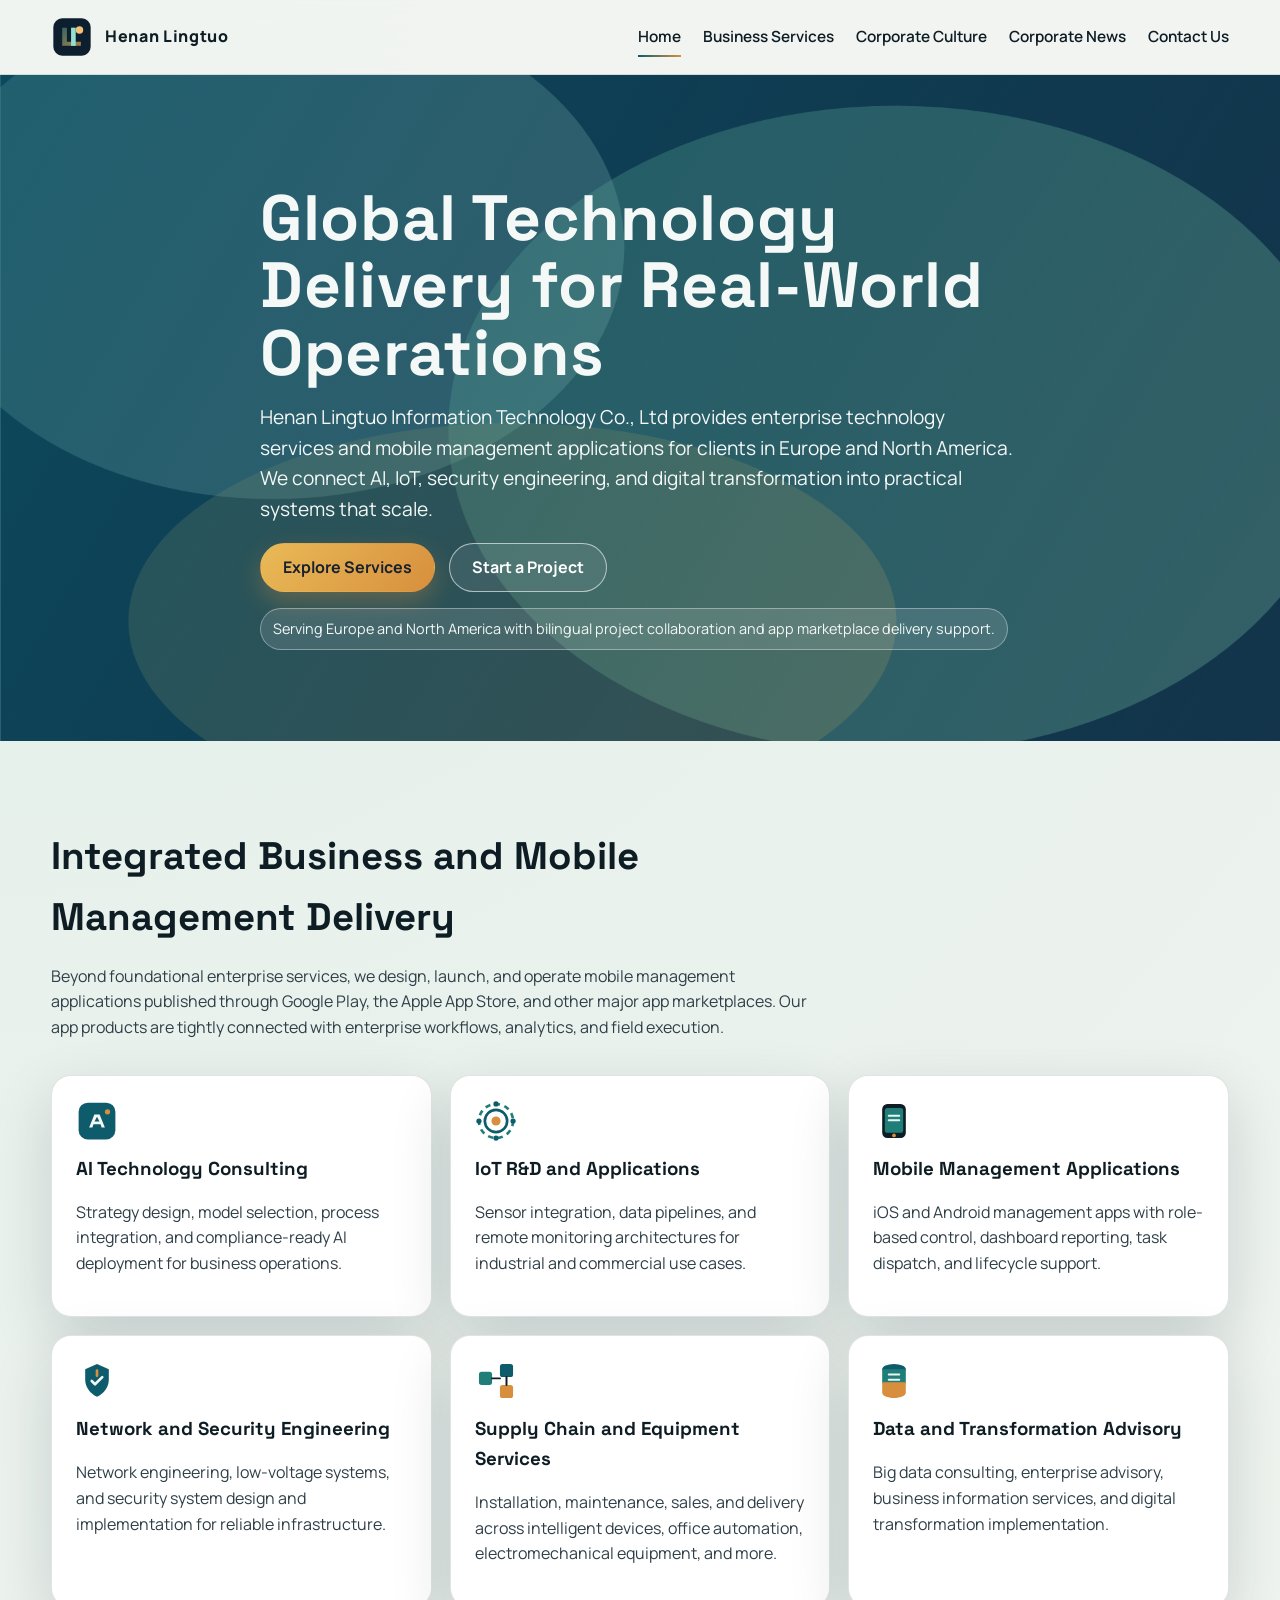
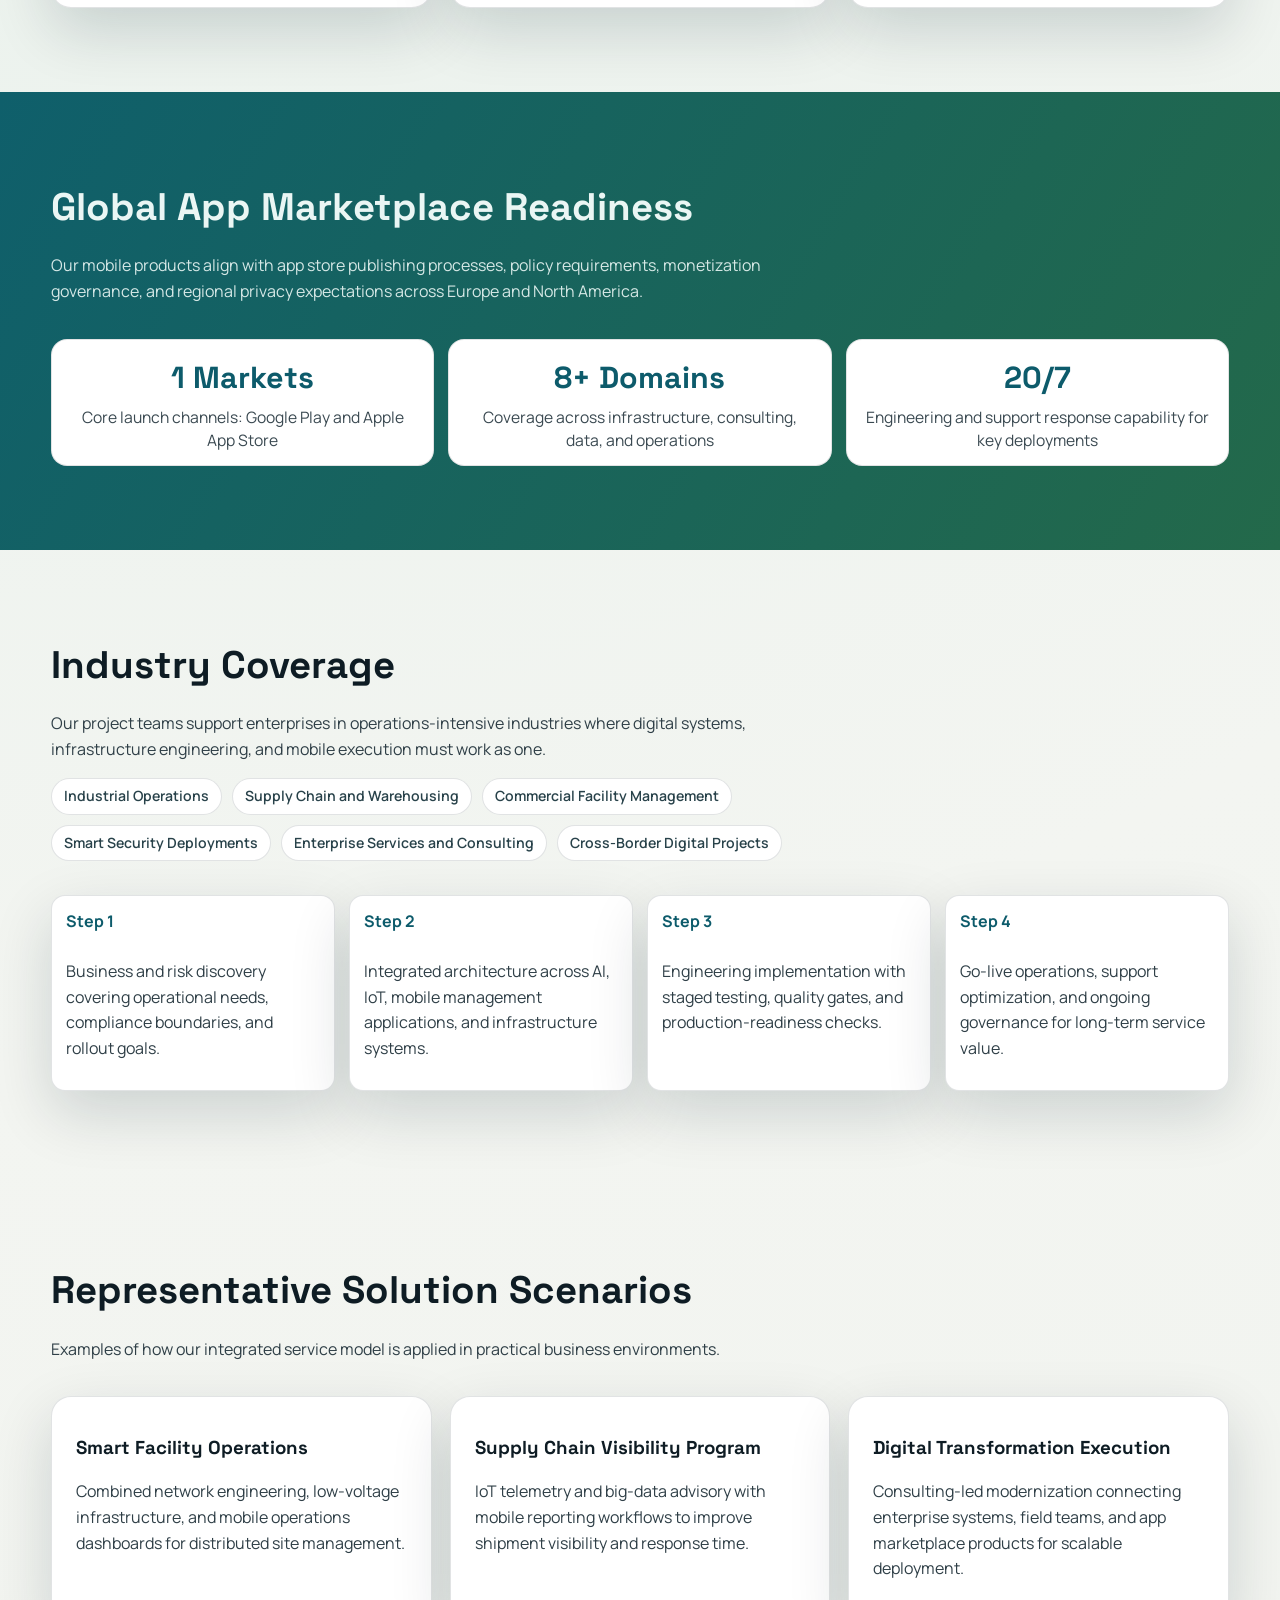
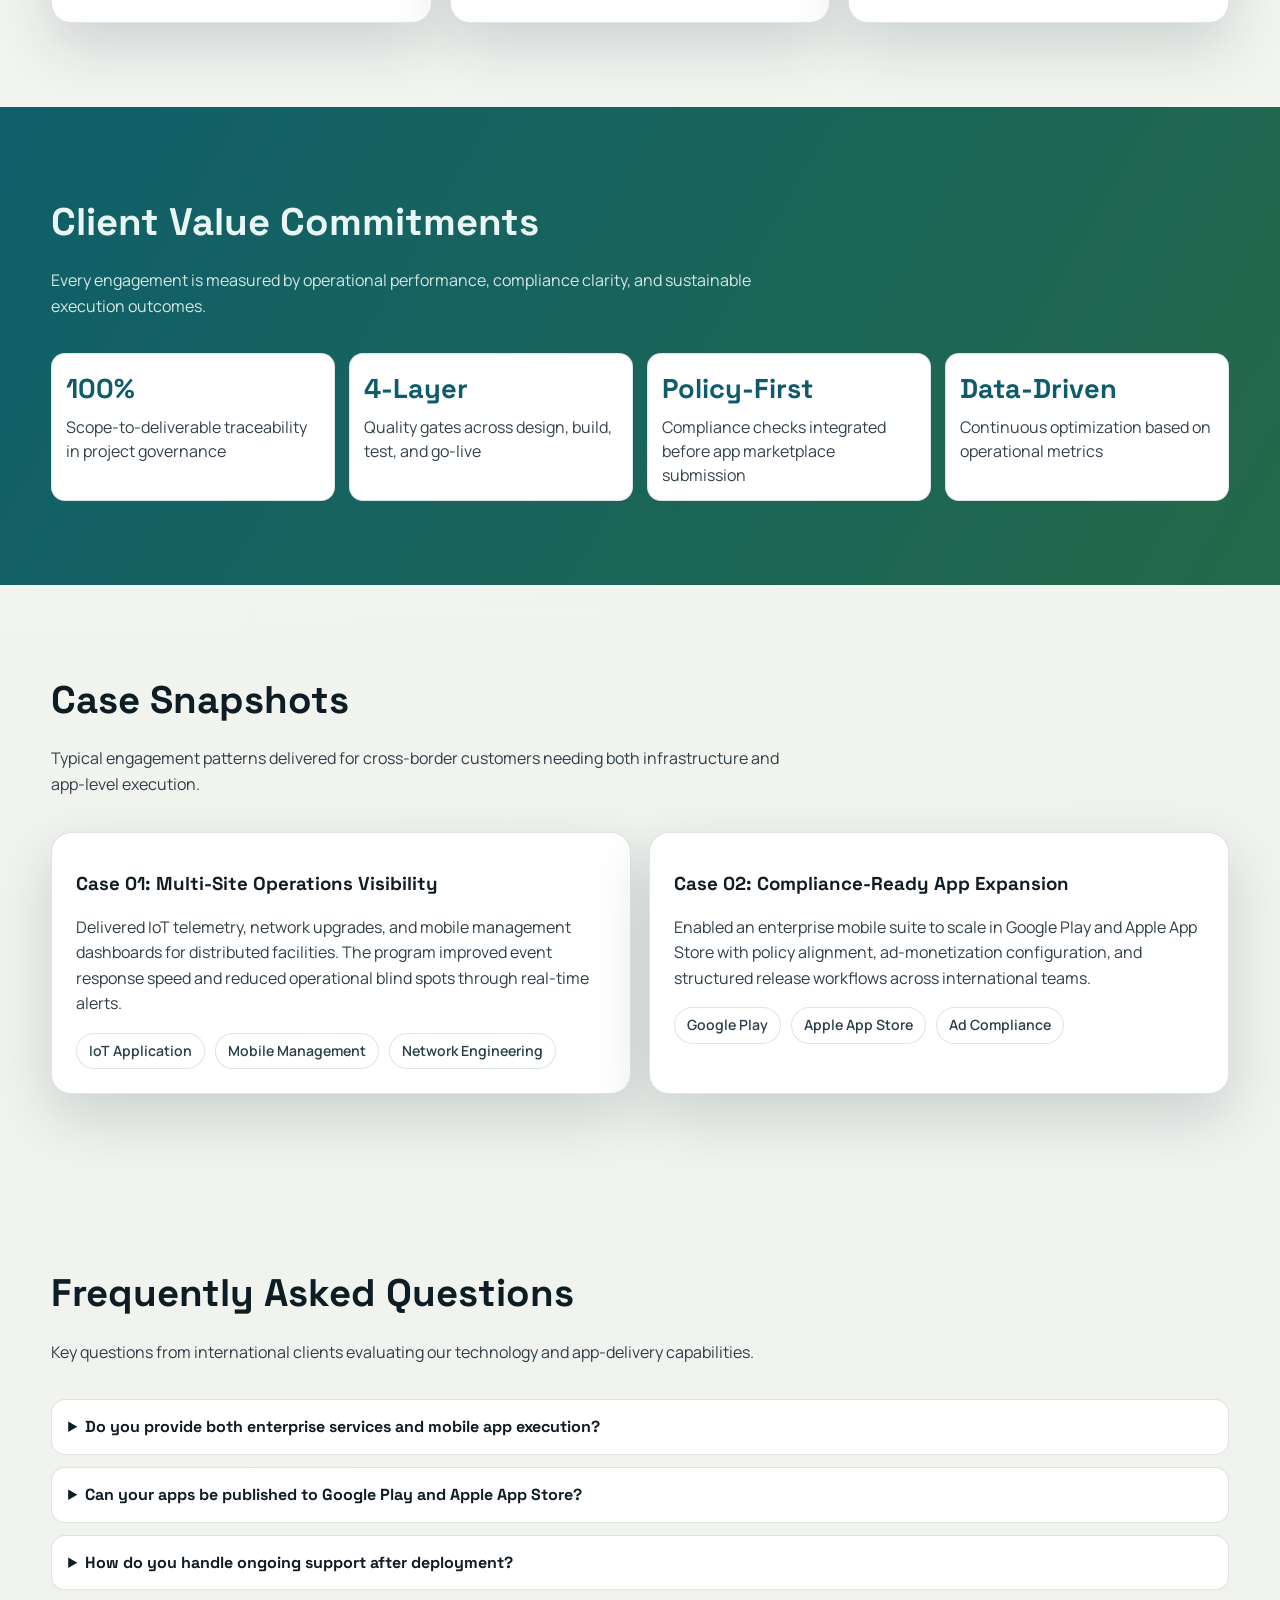
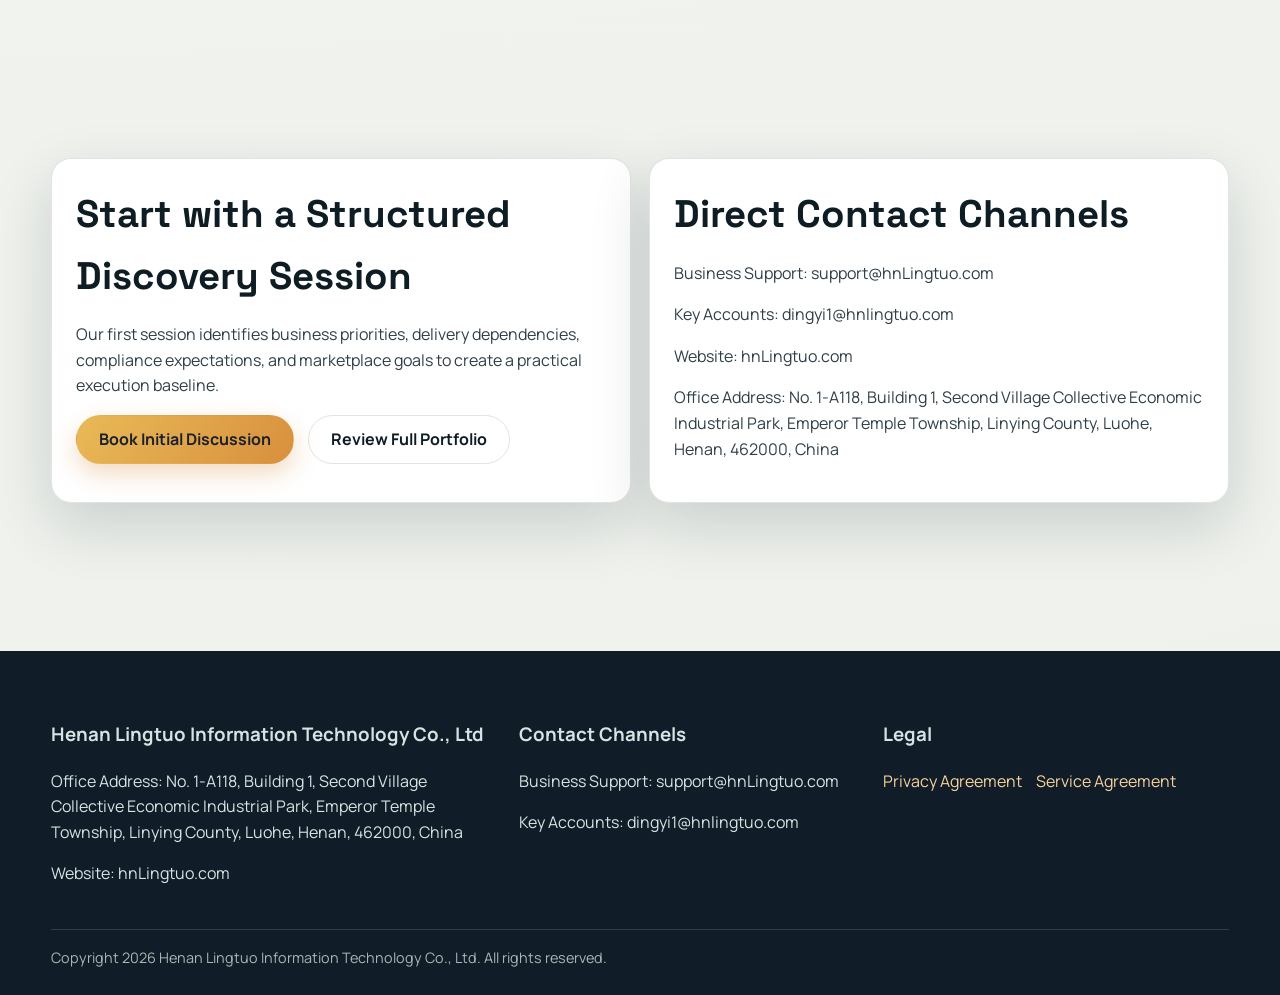
<file: index.html>
<!doctype html>
<html lang="en">
<head>
  <meta charset="utf-8">
  <meta name="viewport" content="width=device-width, initial-scale=1">
  <title>Henan Lingtuo Information Technology Co., Ltd | Digital Solutions for Europe and North America</title>
  <meta name="description" content="Henan Lingtuo Information Technology Co., Ltd delivers AI consulting, IoT applications, security engineering, smart equipment services, enterprise advisory, and mobile management applications for Europe and North America.">
  <meta name="keywords" content="Henan Lingtuo, AI consulting, IoT technology, security engineering, mobile management app, App Store, Google Play, digital transformation">
  <meta name="robots" content="index,follow,max-image-preview:large,max-snippet:-1,max-video-preview:-1">
  <link rel="canonical" href="https://hnlingtuo.com/index.html">
  <meta property="og:type" content="website">
  <meta property="og:title" content="Henan Lingtuo Information Technology Co., Ltd">
  <meta property="og:description" content="Integrated enterprise technology and mobile management applications for global markets.">
  <meta property="og:url" content="https://hnlingtuo.com/index.html">
  <meta property="og:image" content="https://hnlingtuo.com/images/hero-main.png">
  <meta name="twitter:card" content="summary_large_image">
  <link rel="icon" type="image/svg+xml" href="images/favicon.svg">
  <link rel="preconnect" href="https://fonts.googleapis.com">
  <link rel="preconnect" href="https://fonts.gstatic.com" crossorigin>
  <link href="https://fonts.googleapis.com/css2?family=Manrope:wght@400;500;600;700;800&family=Space+Grotesk:wght@500;700&display=swap" rel="stylesheet">
  <link rel="stylesheet" href="css/style.css">
  <script type="application/ld+json">
  {
    "@context": "https://schema.org",
    "@type": "Organization",
    "name": "Henan Lingtuo Information Technology Co., Ltd",
    "url": "https://hnlingtuo.com",
    "logo": "https://hnlingtuo.com/images/logo.svg",
    "email": ["support@hnLingtuo.com", "dingyi1@hnlingtuo.com"],
    "address": {
      "@type": "PostalAddress",
      "streetAddress": "No. 1-A118, Building 1, Second Village Collective Economic Industrial Park, Emperor Temple Township",
      "addressLocality": "Linying County",
      "addressRegion": "Luohe, Henan",
      "postalCode": "462000",
      "addressCountry": "CN"
    },
    "contactPoint": [
      {
        "@type": "ContactPoint",
        "contactType": "Business Support",
        "email": "support@hnLingtuo.com",
        "areaServed": ["Europe", "North America"],
        "availableLanguage": ["en"]
      },
      {
        "@type": "ContactPoint",
        "contactType": "Key Accounts",
        "email": "dingyi1@hnlingtuo.com",
        "areaServed": ["Europe", "North America"],
        "availableLanguage": ["en"]
      }
    ]
  }
  </script>
</head>
<body>
  <a class="skip-link" href="#main">Skip to main content</a>
  <header class="site-header">
    <div class="container nav-row">
      <a class="brand" href="index.html" aria-label="Henan Lingtuo home">
        <img src="images/logo.svg" alt="Henan Lingtuo logo" width="42" height="42">
        <span>Henan Lingtuo</span>
      </a>
      <button class="menu-toggle" data-menu-btn aria-expanded="false" aria-controls="site-nav">Menu</button>
      <nav id="site-nav" class="nav-links" data-menu aria-label="Primary navigation">
        <a class="active" href="index.html">Home</a>
        <a href="services.html">Business Services</a>
        <a href="culture.html">Corporate Culture</a>
        <a href="news.html">Corporate News</a>
        <a href="contact.html">Contact Us</a>
      </nav>
    </div>
  </header>

  <main id="main">
    <section class="hero">
      <div class="hero-media float-shift">
        <img src="images/hero-main.png" alt="Abstract digital skyline in teal and amber tones" width="1920" height="1080" loading="eager" decoding="async">
      </div>
      <div class="container hero-content">
        <h1>Global Technology Delivery for Real-World Operations</h1>
        <p>Henan Lingtuo Information Technology Co., Ltd provides enterprise technology services and mobile management applications for clients in Europe and North America. We connect AI, IoT, security engineering, and digital transformation into practical systems that scale.</p>
        <div class="btn-row">
          <a class="btn btn-primary" href="services.html">Explore Services</a>
          <a class="btn btn-secondary" href="contact.html">Start a Project</a>
        </div>
        <div class="hero-note">Serving Europe and North America with bilingual project collaboration and app marketplace delivery support.</div>
      </div>
    </section>

    <section class="section">
      <div class="container">
        <div class="section-head reveal">
          <h2>Integrated Business and Mobile Management Delivery</h2>
          <p>Beyond foundational enterprise services, we design, launch, and operate mobile management applications published through Google Play, the Apple App Store, and other major app marketplaces. Our app products are tightly connected with enterprise workflows, analytics, and field execution.</p>
        </div>
        <div class="grid grid-3">
          <article class="card reveal">
            <img class="icon" src="images/icon-ai.svg" alt="AI consulting icon" width="42" height="42" loading="lazy">
            <h3>AI Technology Consulting</h3>
            <p>Strategy design, model selection, process integration, and compliance-ready AI deployment for business operations.</p>
          </article>
          <article class="card reveal">
            <img class="icon" src="images/icon-iot.svg" alt="IoT technology icon" width="42" height="42" loading="lazy">
            <h3>IoT R&amp;D and Applications</h3>
            <p>Sensor integration, data pipelines, and remote monitoring architectures for industrial and commercial use cases.</p>
          </article>
          <article class="card reveal">
            <img class="icon" src="images/icon-mobile.svg" alt="Mobile management application icon" width="42" height="42" loading="lazy">
            <h3>Mobile Management Applications</h3>
            <p>iOS and Android management apps with role-based control, dashboard reporting, task dispatch, and lifecycle support.</p>
          </article>
          <article class="card reveal">
            <img class="icon" src="images/icon-security.svg" alt="Security engineering icon" width="42" height="42" loading="lazy">
            <h3>Network and Security Engineering</h3>
            <p>Network engineering, low-voltage systems, and security system design and implementation for reliable infrastructure.</p>
          </article>
          <article class="card reveal">
            <img class="icon" src="images/icon-supply.svg" alt="Supply chain icon" width="42" height="42" loading="lazy">
            <h3>Supply Chain and Equipment Services</h3>
            <p>Installation, maintenance, sales, and delivery across intelligent devices, office automation, electromechanical equipment, and more.</p>
          </article>
          <article class="card reveal">
            <img class="icon" src="images/icon-data.svg" alt="Big data consulting icon" width="42" height="42" loading="lazy">
            <h3>Data and Transformation Advisory</h3>
            <p>Big data consulting, enterprise advisory, business information services, and digital transformation implementation.</p>
          </article>
        </div>
      </div>
    </section>

    <section class="section highlight-band">
      <div class="container">
        <div class="section-head reveal">
          <h2>Global App Marketplace Readiness</h2>
          <p>Our mobile products align with app store publishing processes, policy requirements, monetization governance, and regional privacy expectations across Europe and North America.</p>
        </div>
        <div class="grid grid-3 kpi-compact-grid">
          <div class="kpi reveal">
            <strong data-counter="2" data-suffix=" Markets">0</strong>
            <span>Core launch channels: Google Play and Apple App Store</span>
          </div>
          <div class="kpi reveal">
            <strong data-counter="10" data-suffix="+ Domains">0</strong>
            <span>Coverage across infrastructure, consulting, data, and operations</span>
          </div>
          <div class="kpi reveal">
            <strong data-counter="24" data-suffix="/7">0</strong>
            <span>Engineering and support response capability for key deployments</span>
          </div>
        </div>
      </div>
    </section>

    <section class="section">
      <div class="container">
        <div class="section-head reveal">
          <h2>Industry Coverage</h2>
          <p>Our project teams support enterprises in operations-intensive industries where digital systems, infrastructure engineering, and mobile execution must work as one.</p>
          <div class="chip-row">
            <span class="chip">Industrial Operations</span>
            <span class="chip">Supply Chain and Warehousing</span>
            <span class="chip">Commercial Facility Management</span>
            <span class="chip">Smart Security Deployments</span>
            <span class="chip">Enterprise Services and Consulting</span>
            <span class="chip">Cross-Border Digital Projects</span>
          </div>
        </div>
        <div class="steps reveal">
          <div class="step">
            <b>Step 1</b>
            <p>Business and risk discovery covering operational needs, compliance boundaries, and rollout goals.</p>
          </div>
          <div class="step">
            <b>Step 2</b>
            <p>Integrated architecture across AI, IoT, mobile management applications, and infrastructure systems.</p>
          </div>
          <div class="step">
            <b>Step 3</b>
            <p>Engineering implementation with staged testing, quality gates, and production-readiness checks.</p>
          </div>
          <div class="step">
            <b>Step 4</b>
            <p>Go-live operations, support optimization, and ongoing governance for long-term service value.</p>
          </div>
        </div>
      </div>
    </section>

    <section class="section">
      <div class="container">
        <div class="section-head reveal">
          <h2>Representative Solution Scenarios</h2>
          <p>Examples of how our integrated service model is applied in practical business environments.</p>
        </div>
        <div class="grid grid-3">
          <article class="card reveal">
            <h3>Smart Facility Operations</h3>
            <p>Combined network engineering, low-voltage infrastructure, and mobile operations dashboards for distributed site management.</p>
          </article>
          <article class="card reveal">
            <h3>Supply Chain Visibility Program</h3>
            <p>IoT telemetry and big-data advisory with mobile reporting workflows to improve shipment visibility and response time.</p>
          </article>
          <article class="card reveal">
            <h3>Digital Transformation Execution</h3>
            <p>Consulting-led modernization connecting enterprise systems, field teams, and app marketplace products for scalable deployment.</p>
          </article>
        </div>
      </div>
    </section>

    <section class="section highlight-band">
      <div class="container">
        <div class="section-head reveal">
          <h2>Client Value Commitments</h2>
          <p>Every engagement is measured by operational performance, compliance clarity, and sustainable execution outcomes.</p>
        </div>
        <div class="stat-strip reveal">
          <div class="stat-item">
            <strong>100%</strong>
            <span>Scope-to-deliverable traceability in project governance</span>
          </div>
          <div class="stat-item">
            <strong>4-Layer</strong>
            <span>Quality gates across design, build, test, and go-live</span>
          </div>
          <div class="stat-item">
            <strong>Policy-First</strong>
            <span>Compliance checks integrated before app marketplace submission</span>
          </div>
          <div class="stat-item">
            <strong>Data-Driven</strong>
            <span>Continuous optimization based on operational metrics</span>
          </div>
        </div>
      </div>
    </section>

    <section class="section">
      <div class="container">
        <div class="section-head reveal">
          <h2>Case Snapshots</h2>
          <p>Typical engagement patterns delivered for cross-border customers needing both infrastructure and app-level execution.</p>
        </div>
        <div class="grid grid-2">
          <article class="card reveal">
            <h3>Case 01: Multi-Site Operations Visibility</h3>
            <p>Delivered IoT telemetry, network upgrades, and mobile management dashboards for distributed facilities. The program improved event response speed and reduced operational blind spots through real-time alerts.</p>
            <div class="chip-row">
              <span class="chip">IoT Application</span>
              <span class="chip">Mobile Management</span>
              <span class="chip">Network Engineering</span>
            </div>
          </article>
          <article class="card reveal">
            <h3>Case 02: Compliance-Ready App Expansion</h3>
            <p>Enabled an enterprise mobile suite to scale in Google Play and Apple App Store with policy alignment, ad-monetization configuration, and structured release workflows across international teams.</p>
            <div class="chip-row">
              <span class="chip">Google Play</span>
              <span class="chip">Apple App Store</span>
              <span class="chip">Ad Compliance</span>
            </div>
          </article>
        </div>
      </div>
    </section>

    <section class="section">
      <div class="container">
        <div class="section-head reveal">
          <h2>Frequently Asked Questions</h2>
          <p>Key questions from international clients evaluating our technology and app-delivery capabilities.</p>
        </div>
        <div class="faq reveal">
          <details>
            <summary>Do you provide both enterprise services and mobile app execution?</summary>
            <p>Yes. Our teams deliver consulting, engineering, and infrastructure services while also building and operating mobile management apps for Android and iOS.</p>
          </details>
          <details>
            <summary>Can your apps be published to Google Play and Apple App Store?</summary>
            <p>Yes. We support packaging, policy alignment, metadata, privacy and ad disclosures, and release management for both marketplaces.</p>
          </details>
          <details>
            <summary>How do you handle ongoing support after deployment?</summary>
            <p>We provide post-launch support including incident handling, maintenance planning, performance monitoring, and iterative optimization based on operational data.</p>
          </details>
        </div>
      </div>
    </section>

    <section class="section">
      <div class="container">
        <div class="split">
          <article class="card reveal">
            <h2>Start with a Structured Discovery Session</h2>
            <p>Our first session identifies business priorities, delivery dependencies, compliance expectations, and marketplace goals to create a practical execution baseline.</p>
            <div class="btn-row">
              <a class="btn btn-primary" href="contact.html">Book Initial Discussion</a>
              <a class="btn" href="services.html" style="border-color: var(--line);">Review Full Portfolio</a>
            </div>
          </article>
          <article class="card reveal">
            <h2>Direct Contact Channels</h2>
            <p>Business Support: <a href="mailto:support@hnLingtuo.com">support@hnLingtuo.com</a></p>
            <p>Key Accounts: <a href="mailto:dingyi1@hnlingtuo.com">dingyi1@hnlingtuo.com</a></p>
            <p>Website: <a href="https://hnLingtuo.com" rel="noopener">hnLingtuo.com</a></p>
            <p>Office Address: No. 1-A118, Building 1, Second Village Collective Economic Industrial Park, Emperor Temple Township, Linying County, Luohe, Henan, 462000, China</p>
          </article>
        </div>
      </div>
    </section>
  </main>

  <footer class="site-footer">
    <div class="container">
      <div class="footer-grid">
        <div>
          <h3>Henan Lingtuo Information Technology Co., Ltd</h3>
          <p>Office Address: No. 1-A118, Building 1, Second Village Collective Economic Industrial Park, Emperor Temple Township, Linying County, Luohe, Henan, 462000, China</p>
          <p>Website: <a href="https://hnLingtuo.com" rel="noopener">hnLingtuo.com</a></p>
        </div>
        <div>
          <h3>Contact Channels</h3>
          <p>Business Support: <a href="mailto:support@hnLingtuo.com">support@hnLingtuo.com</a></p>
          <p>Key Accounts: <a href="mailto:dingyi1@hnlingtuo.com">dingyi1@hnlingtuo.com</a></p>
        </div>
        <div>
          <h3>Legal</h3>
          <div class="footer-links">
            <a href="privacy-policy.html">Privacy Agreement</a>
            <a href="terms-of-service.html">Service Agreement</a>
          </div>
        </div>
      </div>
      <div class="footer-bottom">Copyright <span data-year></span> Henan Lingtuo Information Technology Co., Ltd. All rights reserved.</div>
    </div>
  </footer>

  <script src="js/main.js" defer></script>
</body>
</html>
</file>
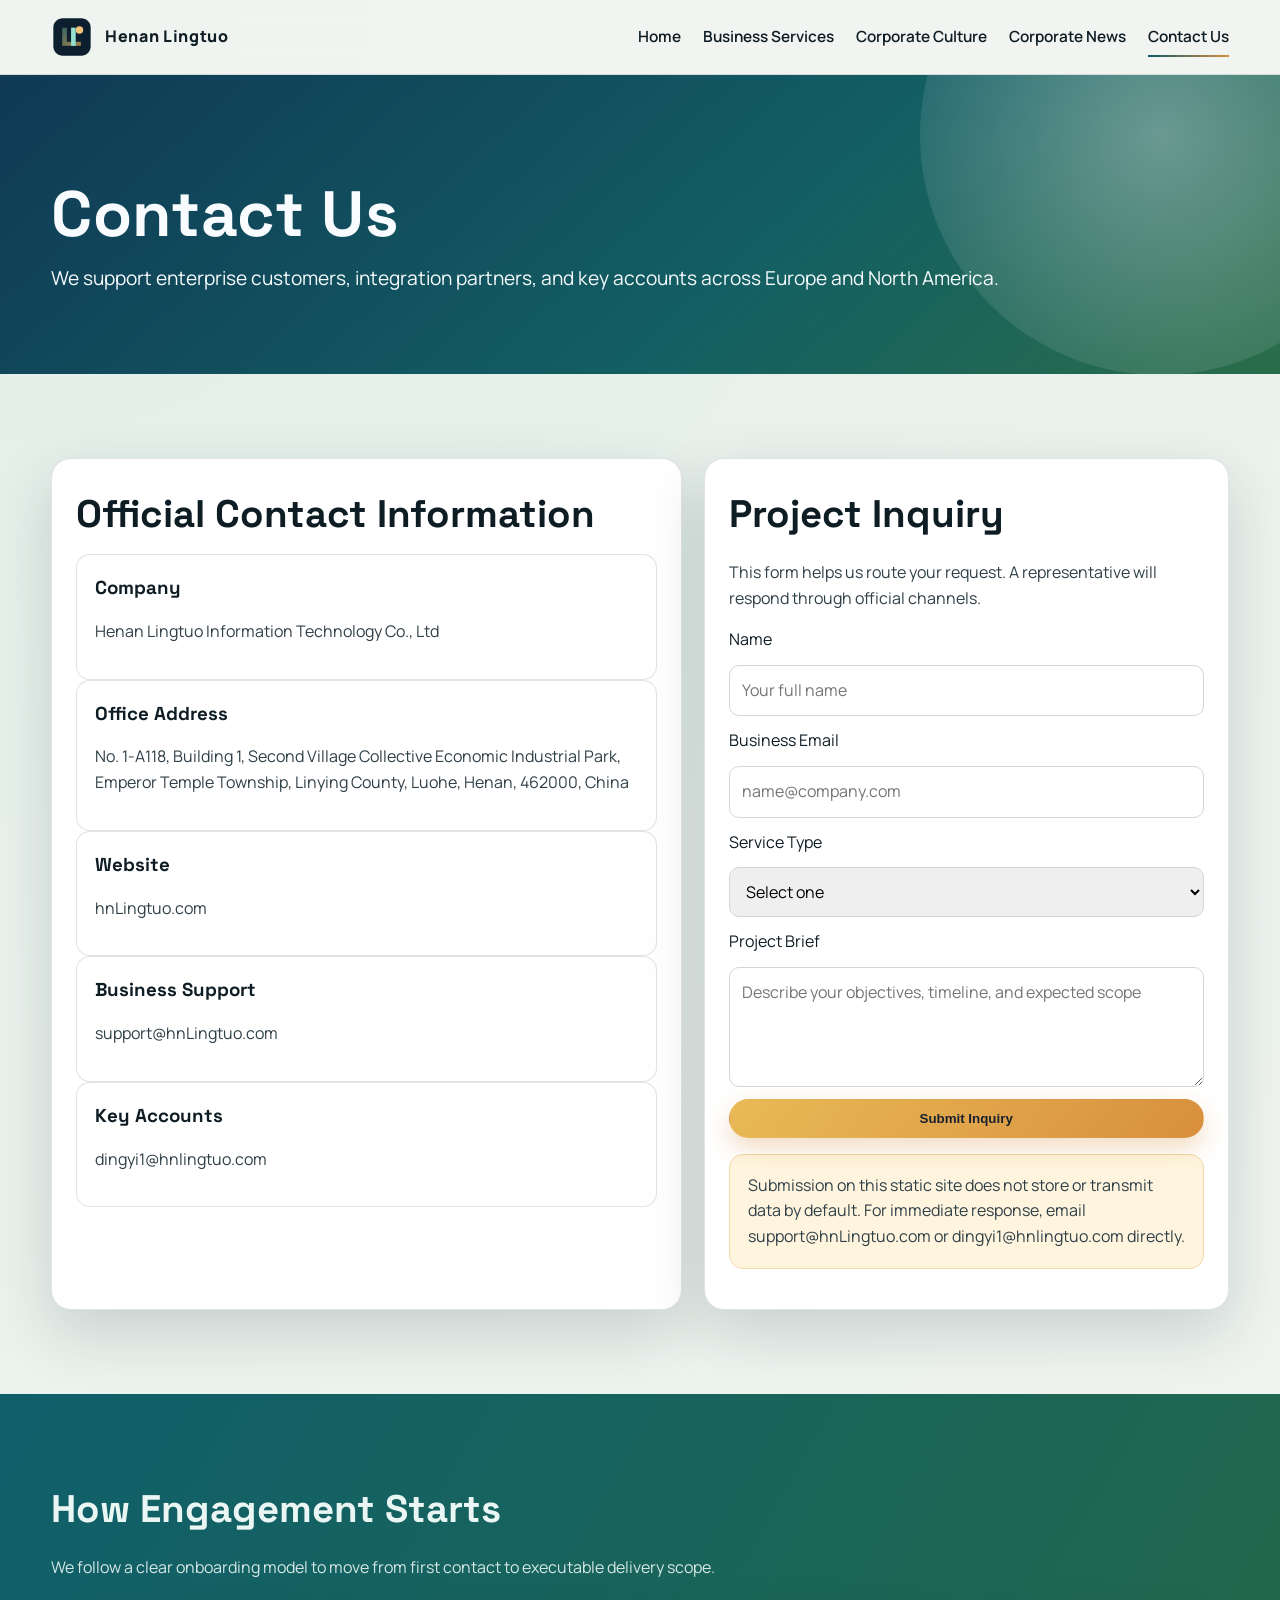
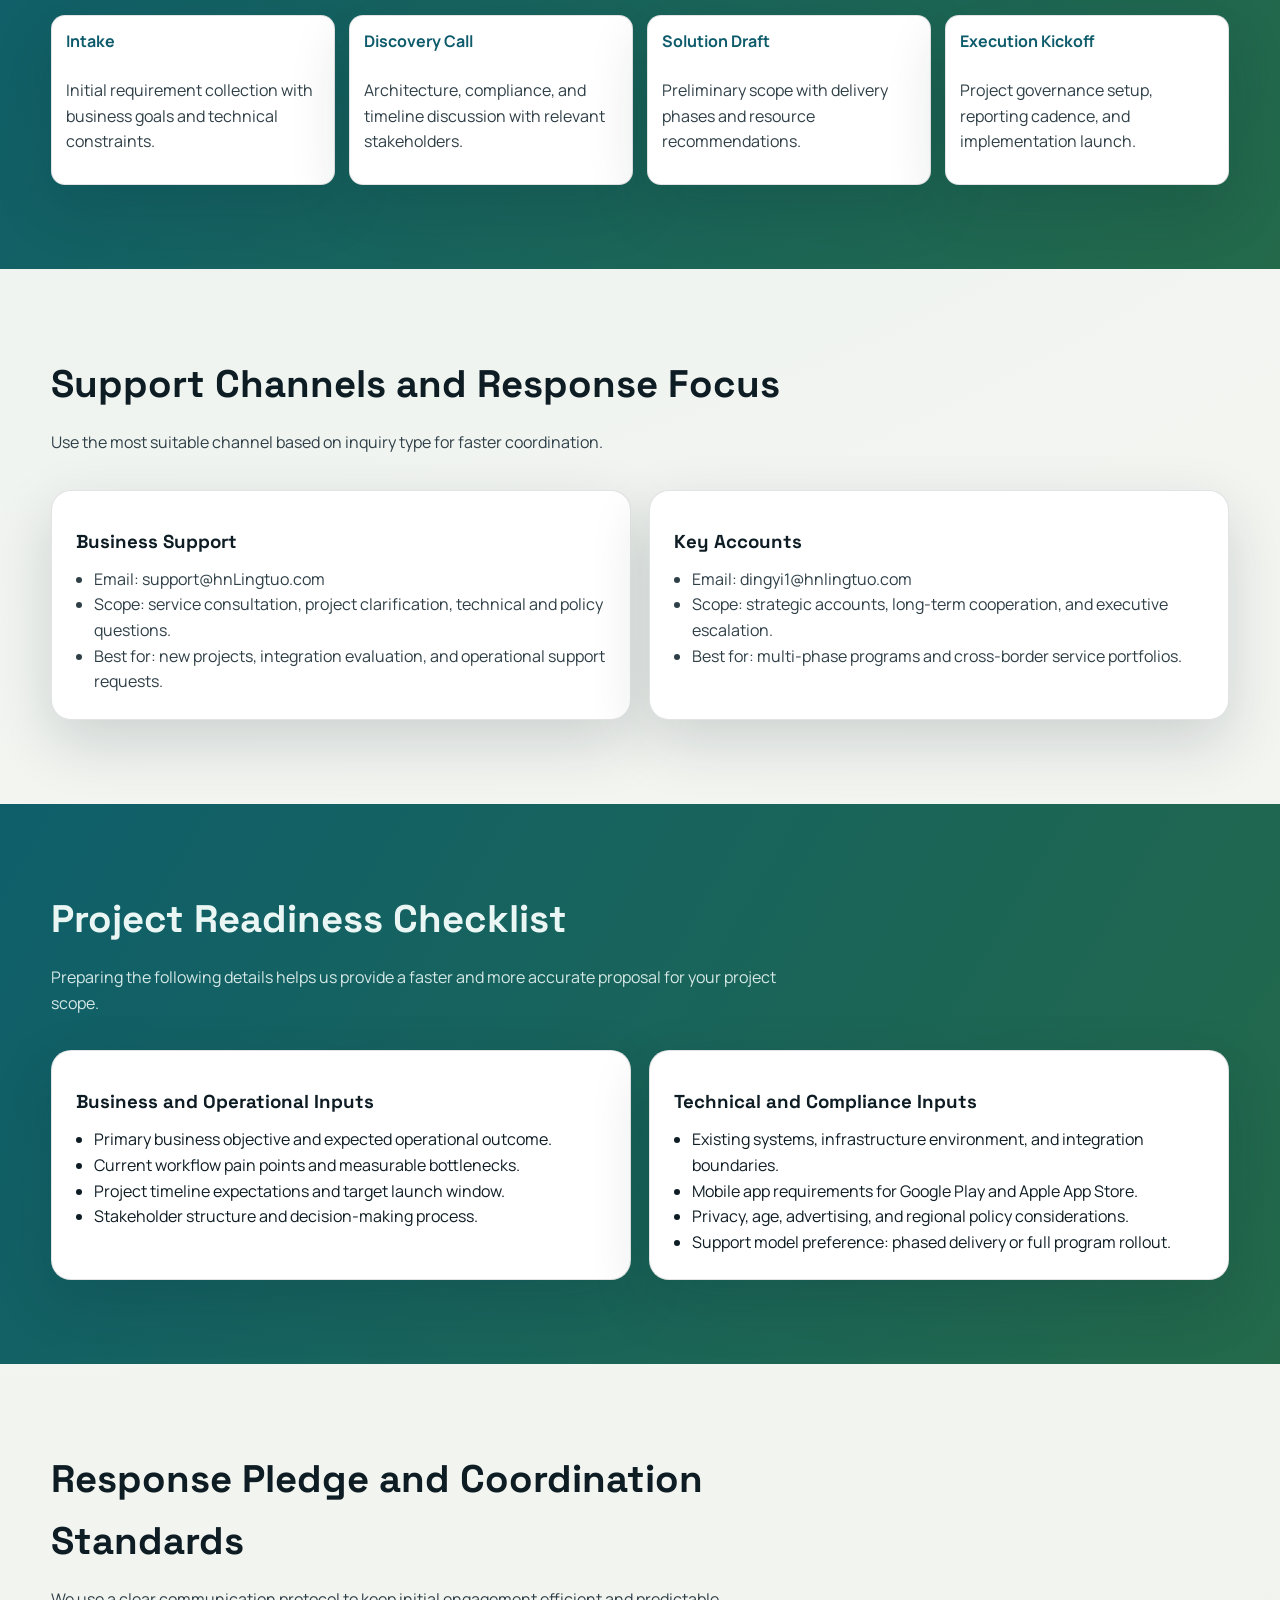
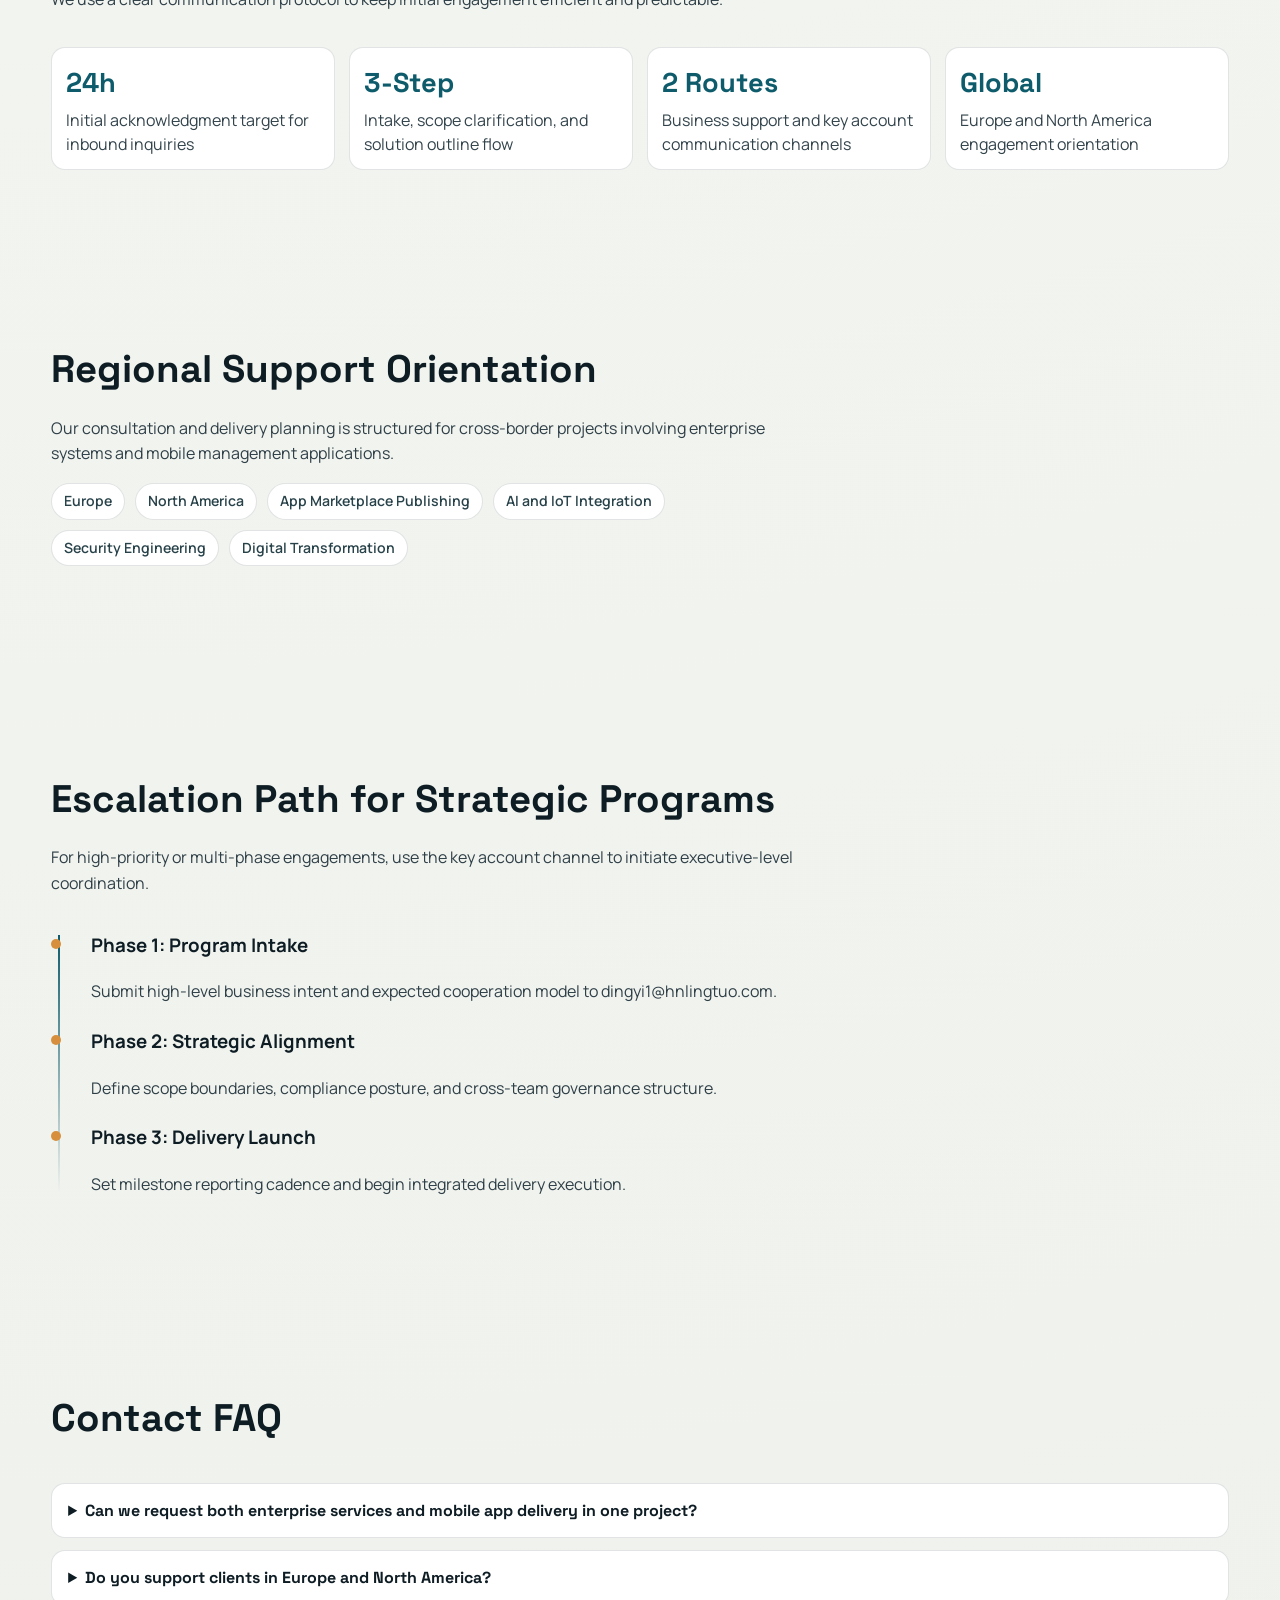
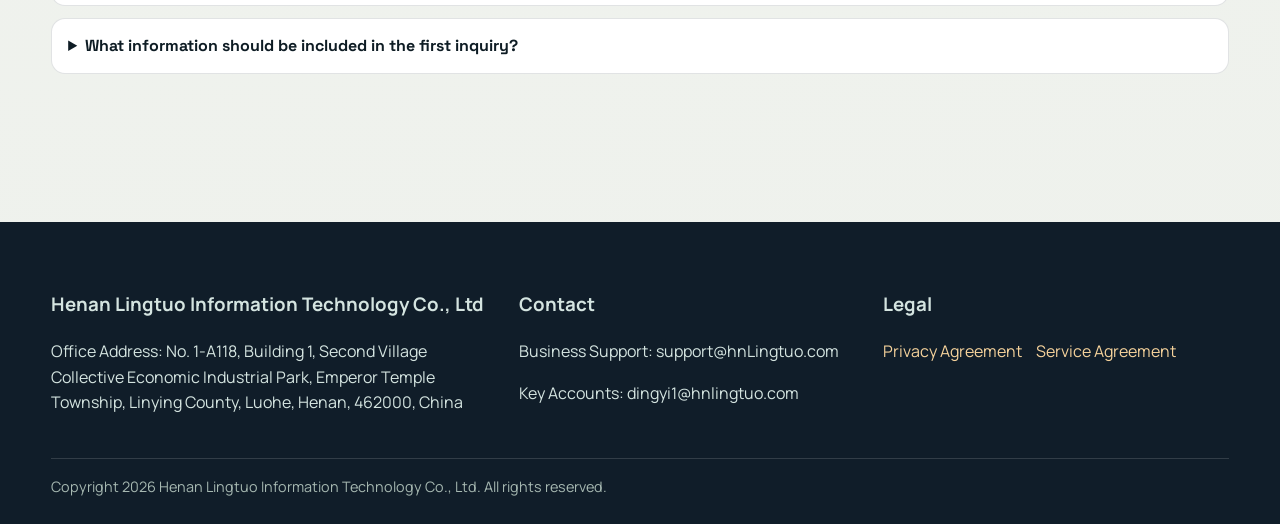
<file: contact.html>
<!doctype html>
<html lang="en">
<head>
  <meta charset="utf-8">
  <meta name="viewport" content="width=device-width, initial-scale=1">
  <title>Contact Us | Henan Lingtuo Information Technology Co., Ltd</title>
  <meta name="description" content="Contact Henan Lingtuo Information Technology Co., Ltd for business support, key account communication, and project consultation.">
  <meta name="robots" content="index,follow,max-image-preview:large">
  <link rel="canonical" href="https://hnlingtuo.com/contact.html">
  <link rel="icon" type="image/svg+xml" href="images/favicon.svg">
  <link rel="preconnect" href="https://fonts.googleapis.com">
  <link rel="preconnect" href="https://fonts.gstatic.com" crossorigin>
  <link href="https://fonts.googleapis.com/css2?family=Manrope:wght@400;500;600;700;800&family=Space+Grotesk:wght@500;700&display=swap" rel="stylesheet">
  <link rel="stylesheet" href="css/style.css">
</head>
<body>
  <header class="site-header">
    <div class="container nav-row">
      <a class="brand" href="index.html"><img src="images/logo.svg" alt="Henan Lingtuo logo" width="42" height="42"><span>Henan Lingtuo</span></a>
      <button class="menu-toggle" data-menu-btn aria-expanded="false" aria-controls="site-nav">Menu</button>
      <nav id="site-nav" class="nav-links" data-menu aria-label="Primary navigation">
        <a href="index.html">Home</a>
        <a href="services.html">Business Services</a>
        <a href="culture.html">Corporate Culture</a>
        <a href="news.html">Corporate News</a>
        <a class="active" href="contact.html">Contact Us</a>
      </nav>
    </div>
  </header>

  <main>
    <section class="page-hero">
      <div class="container">
        <h1>Contact Us</h1>
        <p>We support enterprise customers, integration partners, and key accounts across Europe and North America.</p>
      </div>
    </section>

    <section class="section">
      <div class="container contact-block">
        <div class="card reveal">
          <h2>Official Contact Information</h2>
          <div class="contact-item">
            <h3>Company</h3>
            <p>Henan Lingtuo Information Technology Co., Ltd</p>
          </div>
          <div class="contact-item">
            <h3>Office Address</h3>
            <p>No. 1-A118, Building 1, Second Village Collective Economic Industrial Park, Emperor Temple Township, Linying County, Luohe, Henan, 462000, China</p>
          </div>
          <div class="contact-item">
            <h3>Website</h3>
            <p><a href="https://hnLingtuo.com" rel="noopener">hnLingtuo.com</a></p>
          </div>
          <div class="contact-item">
            <h3>Business Support</h3>
            <p><a href="mailto:support@hnLingtuo.com">support@hnLingtuo.com</a></p>
          </div>
          <div class="contact-item">
            <h3>Key Accounts</h3>
            <p><a href="mailto:dingyi1@hnlingtuo.com">dingyi1@hnlingtuo.com</a></p>
          </div>
        </div>

        <div class="card reveal">
          <h2>Project Inquiry</h2>
          <p>This form helps us route your request. A representative will respond through official channels.</p>
          <form action="#" method="post" aria-label="Project inquiry form">
            <label for="name">Name</label>
            <input id="name" name="name" type="text" placeholder="Your full name" autocomplete="name">

            <label for="email">Business Email</label>
            <input id="email" name="email" type="email" placeholder="name@company.com" autocomplete="email">

            <label for="service">Service Type</label>
            <select id="service" name="service">
              <option value="">Select one</option>
              <option>AI Technology Consulting</option>
              <option>IoT Technology R&amp;D and Application</option>
              <option>Network / Low-Voltage / Security Engineering</option>
              <option>Intelligent Equipment Installation and Maintenance</option>
              <option>Enterprise and Business Consulting</option>
              <option>Supply Chain Management Services</option>
              <option>Big Data Information Consulting</option>
              <option>Digital Transformation Technical Services</option>
              <option>Mobile Management Application Development</option>
            </select>

            <label for="message">Project Brief</label>
            <textarea id="message" name="message" placeholder="Describe your objectives, timeline, and expected scope"></textarea>

            <button class="btn btn-primary" type="submit">Submit Inquiry</button>
          </form>
          <p class="notice">Submission on this static site does not store or transmit data by default. For immediate response, email support@hnLingtuo.com or dingyi1@hnlingtuo.com directly.</p>
        </div>
      </div>
    </section>

    <section class="section highlight-band">
      <div class="container">
        <div class="section-head reveal">
          <h2>How Engagement Starts</h2>
          <p>We follow a clear onboarding model to move from first contact to executable delivery scope.</p>
        </div>
        <div class="steps reveal">
          <div class="step">
            <b>Intake</b>
            <p>Initial requirement collection with business goals and technical constraints.</p>
          </div>
          <div class="step">
            <b>Discovery Call</b>
            <p>Architecture, compliance, and timeline discussion with relevant stakeholders.</p>
          </div>
          <div class="step">
            <b>Solution Draft</b>
            <p>Preliminary scope with delivery phases and resource recommendations.</p>
          </div>
          <div class="step">
            <b>Execution Kickoff</b>
            <p>Project governance setup, reporting cadence, and implementation launch.</p>
          </div>
        </div>
      </div>
    </section>

    <section class="section">
      <div class="container">
        <div class="section-head reveal">
          <h2>Support Channels and Response Focus</h2>
          <p>Use the most suitable channel based on inquiry type for faster coordination.</p>
        </div>
        <div class="split">
          <article class="card reveal">
            <h3>Business Support</h3>
            <ul>
              <li>Email: support@hnLingtuo.com</li>
              <li>Scope: service consultation, project clarification, technical and policy questions.</li>
              <li>Best for: new projects, integration evaluation, and operational support requests.</li>
            </ul>
          </article>
          <article class="card reveal">
            <h3>Key Accounts</h3>
            <ul>
              <li>Email: dingyi1@hnlingtuo.com</li>
              <li>Scope: strategic accounts, long-term cooperation, and executive escalation.</li>
              <li>Best for: multi-phase programs and cross-border service portfolios.</li>
            </ul>
          </article>
        </div>
      </div>
    </section>

    <section class="section highlight-band">
      <div class="container">
        <div class="section-head reveal">
          <h2>Project Readiness Checklist</h2>
          <p>Preparing the following details helps us provide a faster and more accurate proposal for your project scope.</p>
        </div>
        <div class="grid grid-2">
          <article class="card reveal">
            <h3>Business and Operational Inputs</h3>
            <ul>
              <li>Primary business objective and expected operational outcome.</li>
              <li>Current workflow pain points and measurable bottlenecks.</li>
              <li>Project timeline expectations and target launch window.</li>
              <li>Stakeholder structure and decision-making process.</li>
            </ul>
          </article>
          <article class="card reveal">
            <h3>Technical and Compliance Inputs</h3>
            <ul>
              <li>Existing systems, infrastructure environment, and integration boundaries.</li>
              <li>Mobile app requirements for Google Play and Apple App Store.</li>
              <li>Privacy, age, advertising, and regional policy considerations.</li>
              <li>Support model preference: phased delivery or full program rollout.</li>
            </ul>
          </article>
        </div>
      </div>
    </section>

    <section class="section">
      <div class="container">
        <div class="section-head reveal">
          <h2>Response Pledge and Coordination Standards</h2>
          <p>We use a clear communication protocol to keep initial engagement efficient and predictable.</p>
        </div>
        <div class="stat-strip reveal">
          <div class="stat-item">
            <strong>24h</strong>
            <span>Initial acknowledgment target for inbound inquiries</span>
          </div>
          <div class="stat-item">
            <strong>3-Step</strong>
            <span>Intake, scope clarification, and solution outline flow</span>
          </div>
          <div class="stat-item">
            <strong>2 Routes</strong>
            <span>Business support and key account communication channels</span>
          </div>
          <div class="stat-item">
            <strong>Global</strong>
            <span>Europe and North America engagement orientation</span>
          </div>
        </div>
      </div>
    </section>

    <section class="section">
      <div class="container">
        <div class="section-head reveal">
          <h2>Regional Support Orientation</h2>
          <p>Our consultation and delivery planning is structured for cross-border projects involving enterprise systems and mobile management applications.</p>
          <div class="chip-row">
            <span class="chip">Europe</span>
            <span class="chip">North America</span>
            <span class="chip">App Marketplace Publishing</span>
            <span class="chip">AI and IoT Integration</span>
            <span class="chip">Security Engineering</span>
            <span class="chip">Digital Transformation</span>
          </div>
        </div>
      </div>
    </section>

    <section class="section">
      <div class="container">
        <div class="section-head reveal">
          <h2>Escalation Path for Strategic Programs</h2>
          <p>For high-priority or multi-phase engagements, use the key account channel to initiate executive-level coordination.</p>
        </div>
        <div class="timeline reveal">
          <div class="timeline-item">
            <h3>Phase 1: Program Intake</h3>
            <p>Submit high-level business intent and expected cooperation model to dingyi1@hnlingtuo.com.</p>
          </div>
          <div class="timeline-item">
            <h3>Phase 2: Strategic Alignment</h3>
            <p>Define scope boundaries, compliance posture, and cross-team governance structure.</p>
          </div>
          <div class="timeline-item">
            <h3>Phase 3: Delivery Launch</h3>
            <p>Set milestone reporting cadence and begin integrated delivery execution.</p>
          </div>
        </div>
      </div>
    </section>

    <section class="section">
      <div class="container">
        <div class="section-head reveal">
          <h2>Contact FAQ</h2>
        </div>
        <div class="faq reveal">
          <details>
            <summary>Can we request both enterprise services and mobile app delivery in one project?</summary>
            <p>Yes. We can design integrated delivery plans that include consulting, engineering, infrastructure, and app marketplace release support.</p>
          </details>
          <details>
            <summary>Do you support clients in Europe and North America?</summary>
            <p>Yes. Our service positioning and communication model are designed for Europe and North America engagements.</p>
          </details>
          <details>
            <summary>What information should be included in the first inquiry?</summary>
            <p>Please include your business objective, current systems, target timeline, and expected collaboration scope.</p>
          </details>
        </div>
      </div>
    </section>
  </main>

  <footer class="site-footer">
    <div class="container">
      <div class="footer-grid">
        <div>
          <h3>Henan Lingtuo Information Technology Co., Ltd</h3>
          <p>Office Address: No. 1-A118, Building 1, Second Village Collective Economic Industrial Park, Emperor Temple Township, Linying County, Luohe, Henan, 462000, China</p>
        </div>
        <div>
          <h3>Contact</h3>
          <p>Business Support: <a href="mailto:support@hnLingtuo.com">support@hnLingtuo.com</a></p>
          <p>Key Accounts: <a href="mailto:dingyi1@hnlingtuo.com">dingyi1@hnlingtuo.com</a></p>
        </div>
        <div>
          <h3>Legal</h3>
          <div class="footer-links">
            <a href="privacy-policy.html">Privacy Agreement</a>
            <a href="terms-of-service.html">Service Agreement</a>
          </div>
        </div>
      </div>
      <div class="footer-bottom">Copyright <span data-year></span> Henan Lingtuo Information Technology Co., Ltd. All rights reserved.</div>
    </div>
  </footer>

  <script src="js/main.js" defer></script>
</body>
</html>
</file>
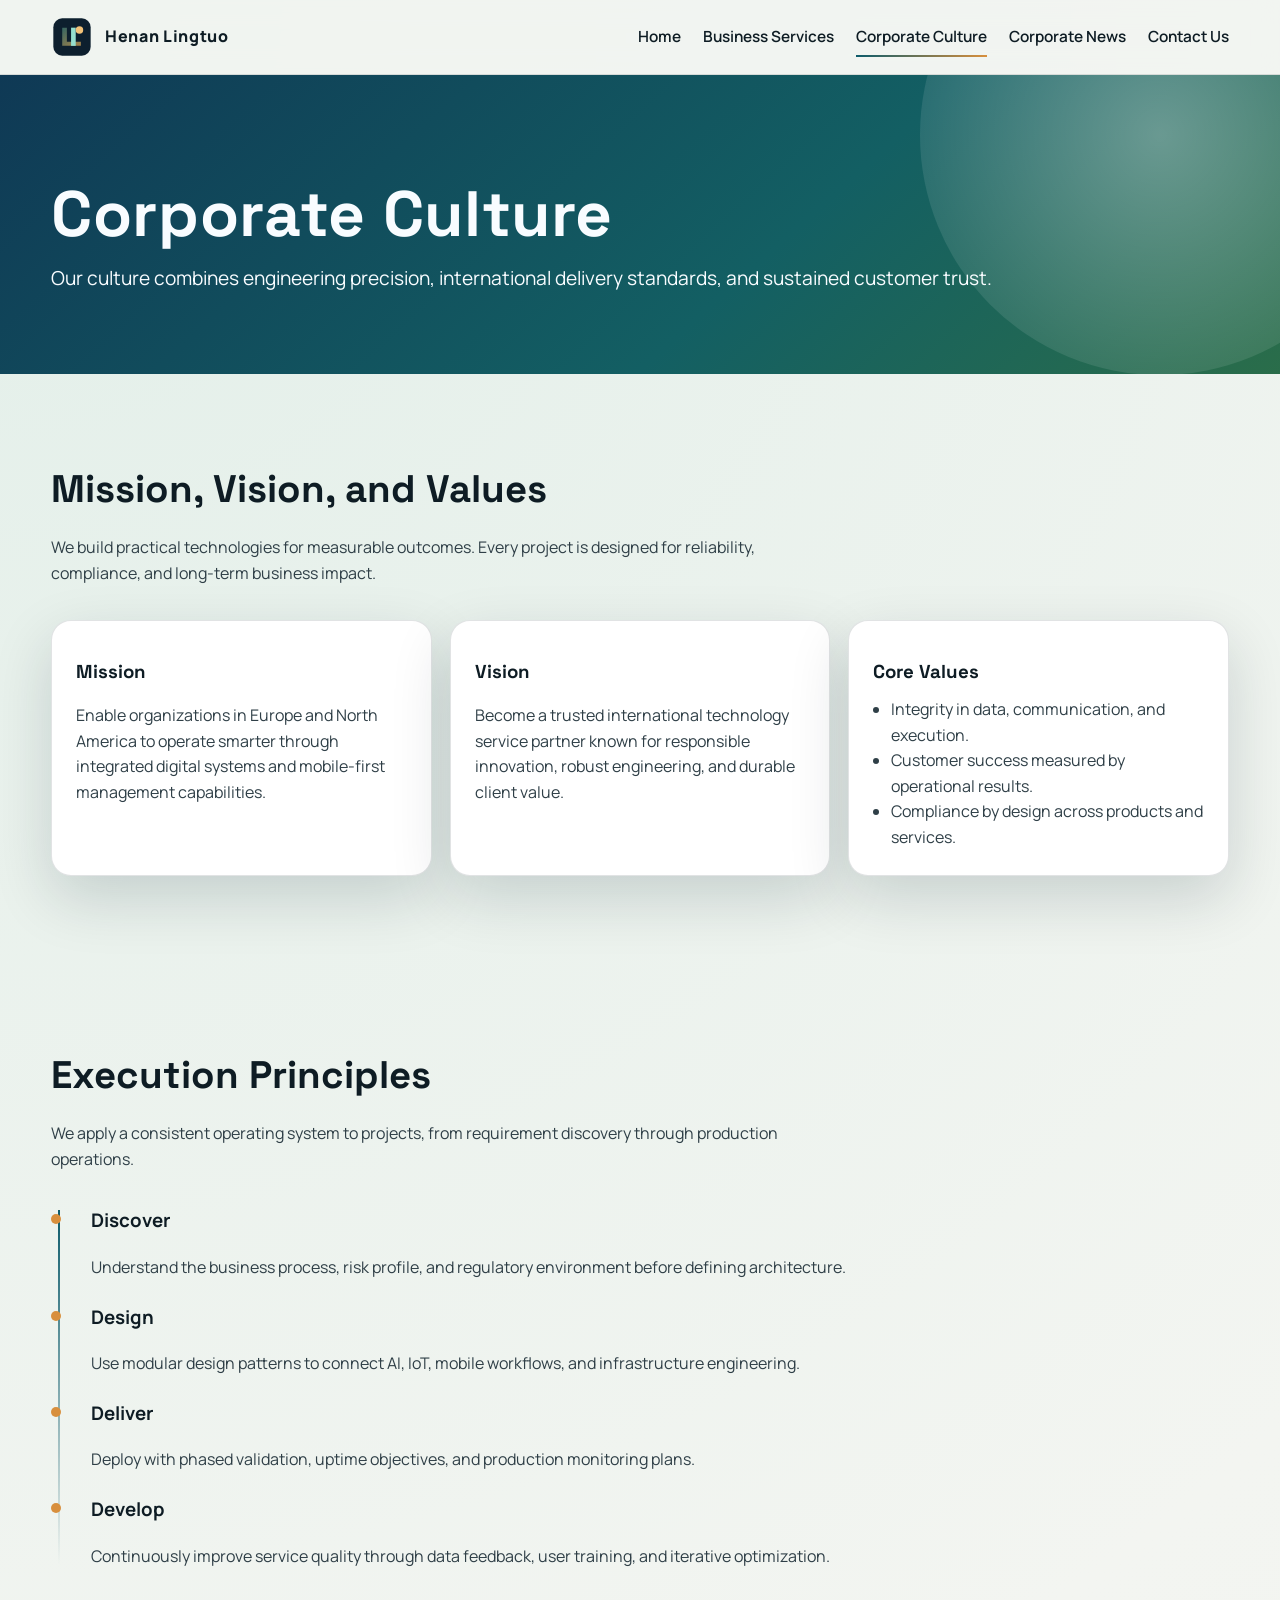
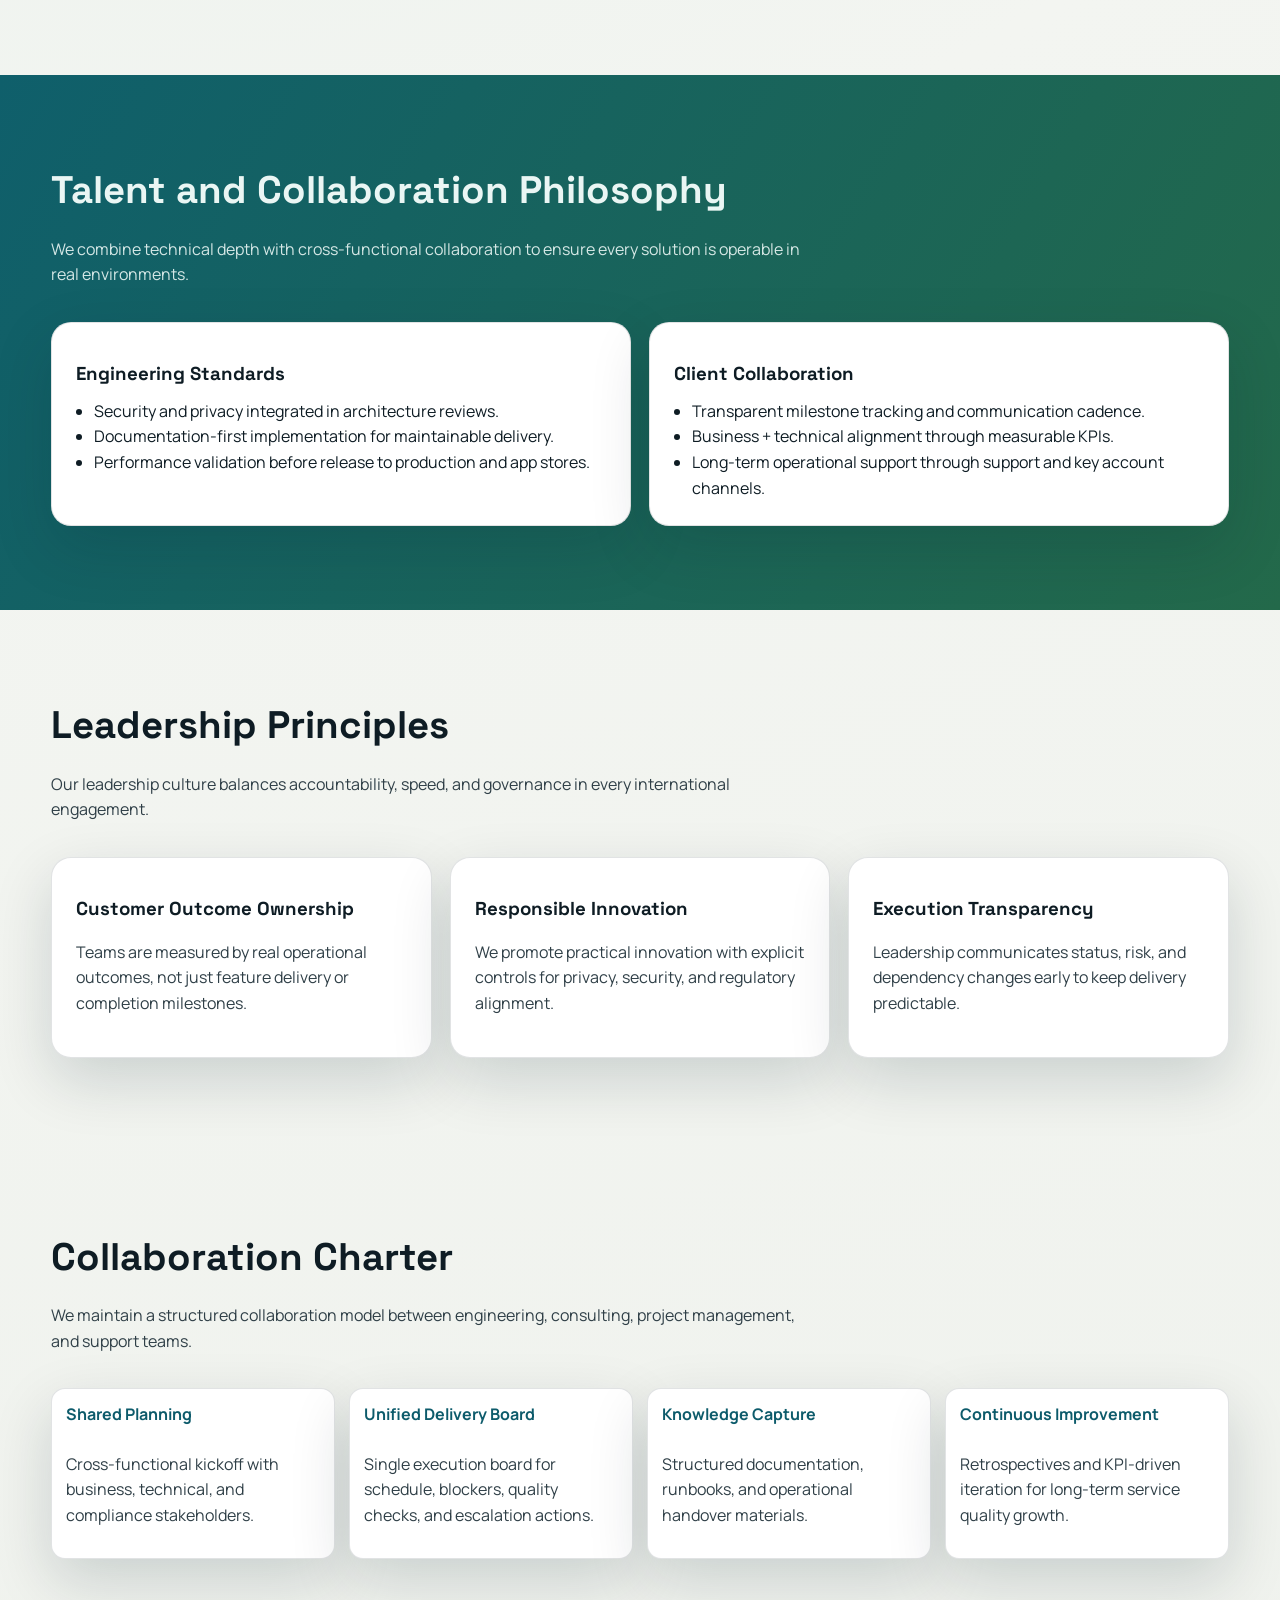
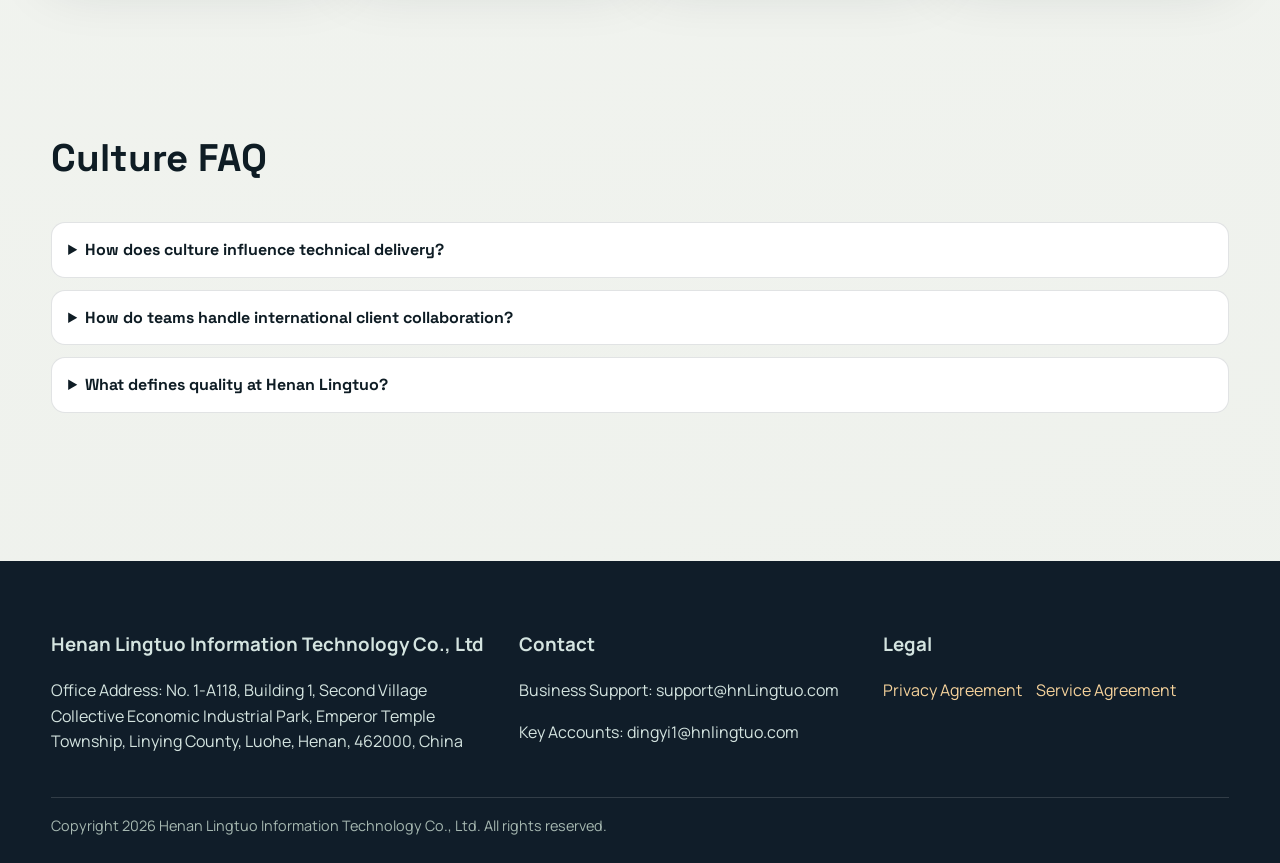
<file: culture.html>
<!doctype html>
<html lang="en">
<head>
  <meta charset="utf-8">
  <meta name="viewport" content="width=device-width, initial-scale=1">
  <title>Corporate Culture | Henan Lingtuo Information Technology Co., Ltd</title>
  <meta name="description" content="Corporate culture, mission, values, execution principles, and talent philosophy at Henan Lingtuo Information Technology Co., Ltd.">
  <meta name="robots" content="index,follow,max-image-preview:large">
  <link rel="canonical" href="https://hnlingtuo.com/culture.html">
  <link rel="icon" type="image/svg+xml" href="images/favicon.svg">
  <link rel="preconnect" href="https://fonts.googleapis.com">
  <link rel="preconnect" href="https://fonts.gstatic.com" crossorigin>
  <link href="https://fonts.googleapis.com/css2?family=Manrope:wght@400;500;600;700;800&family=Space+Grotesk:wght@500;700&display=swap" rel="stylesheet">
  <link rel="stylesheet" href="css/style.css">
</head>
<body>
  <header class="site-header">
    <div class="container nav-row">
      <a class="brand" href="index.html"><img src="images/logo.svg" alt="Henan Lingtuo logo" width="42" height="42"><span>Henan Lingtuo</span></a>
      <button class="menu-toggle" data-menu-btn aria-expanded="false" aria-controls="site-nav">Menu</button>
      <nav id="site-nav" class="nav-links" data-menu aria-label="Primary navigation">
        <a href="index.html">Home</a>
        <a href="services.html">Business Services</a>
        <a class="active" href="culture.html">Corporate Culture</a>
        <a href="news.html">Corporate News</a>
        <a href="contact.html">Contact Us</a>
      </nav>
    </div>
  </header>

  <main>
    <section class="page-hero">
      <div class="container">
        <h1>Corporate Culture</h1>
        <p>Our culture combines engineering precision, international delivery standards, and sustained customer trust.</p>
      </div>
    </section>

    <section class="section">
      <div class="container">
        <div class="section-head reveal">
          <h2>Mission, Vision, and Values</h2>
          <p>We build practical technologies for measurable outcomes. Every project is designed for reliability, compliance, and long-term business impact.</p>
        </div>
        <div class="grid grid-3">
          <article class="card reveal">
            <h3>Mission</h3>
            <p>Enable organizations in Europe and North America to operate smarter through integrated digital systems and mobile-first management capabilities.</p>
          </article>
          <article class="card reveal">
            <h3>Vision</h3>
            <p>Become a trusted international technology service partner known for responsible innovation, robust engineering, and durable client value.</p>
          </article>
          <article class="card reveal">
            <h3>Core Values</h3>
            <ul>
              <li>Integrity in data, communication, and execution.</li>
              <li>Customer success measured by operational results.</li>
              <li>Compliance by design across products and services.</li>
            </ul>
          </article>
        </div>
      </div>
    </section>

    <section class="section">
      <div class="container">
        <div class="section-head reveal">
          <h2>Execution Principles</h2>
          <p>We apply a consistent operating system to projects, from requirement discovery through production operations.</p>
        </div>
        <div class="timeline reveal">
          <div class="timeline-item">
            <h3>Discover</h3>
            <p>Understand the business process, risk profile, and regulatory environment before defining architecture.</p>
          </div>
          <div class="timeline-item">
            <h3>Design</h3>
            <p>Use modular design patterns to connect AI, IoT, mobile workflows, and infrastructure engineering.</p>
          </div>
          <div class="timeline-item">
            <h3>Deliver</h3>
            <p>Deploy with phased validation, uptime objectives, and production monitoring plans.</p>
          </div>
          <div class="timeline-item">
            <h3>Develop</h3>
            <p>Continuously improve service quality through data feedback, user training, and iterative optimization.</p>
          </div>
        </div>
      </div>
    </section>

    <section class="section highlight-band">
      <div class="container">
        <div class="section-head reveal">
          <h2>Talent and Collaboration Philosophy</h2>
          <p>We combine technical depth with cross-functional collaboration to ensure every solution is operable in real environments.</p>
        </div>
        <div class="grid grid-2">
          <article class="card reveal">
            <h3>Engineering Standards</h3>
            <ul>
              <li>Security and privacy integrated in architecture reviews.</li>
              <li>Documentation-first implementation for maintainable delivery.</li>
              <li>Performance validation before release to production and app stores.</li>
            </ul>
          </article>
          <article class="card reveal">
            <h3>Client Collaboration</h3>
            <ul>
              <li>Transparent milestone tracking and communication cadence.</li>
              <li>Business + technical alignment through measurable KPIs.</li>
              <li>Long-term operational support through support and key account channels.</li>
            </ul>
          </article>
        </div>
      </div>
    </section>

    <section class="section">
      <div class="container">
        <div class="section-head reveal">
          <h2>Leadership Principles</h2>
          <p>Our leadership culture balances accountability, speed, and governance in every international engagement.</p>
        </div>
        <div class="grid grid-3">
          <article class="card reveal">
            <h3>Customer Outcome Ownership</h3>
            <p>Teams are measured by real operational outcomes, not just feature delivery or completion milestones.</p>
          </article>
          <article class="card reveal">
            <h3>Responsible Innovation</h3>
            <p>We promote practical innovation with explicit controls for privacy, security, and regulatory alignment.</p>
          </article>
          <article class="card reveal">
            <h3>Execution Transparency</h3>
            <p>Leadership communicates status, risk, and dependency changes early to keep delivery predictable.</p>
          </article>
        </div>
      </div>
    </section>

    <section class="section">
      <div class="container">
        <div class="section-head reveal">
          <h2>Collaboration Charter</h2>
          <p>We maintain a structured collaboration model between engineering, consulting, project management, and support teams.</p>
        </div>
        <div class="steps reveal">
          <div class="step">
            <b>Shared Planning</b>
            <p>Cross-functional kickoff with business, technical, and compliance stakeholders.</p>
          </div>
          <div class="step">
            <b>Unified Delivery Board</b>
            <p>Single execution board for schedule, blockers, quality checks, and escalation actions.</p>
          </div>
          <div class="step">
            <b>Knowledge Capture</b>
            <p>Structured documentation, runbooks, and operational handover materials.</p>
          </div>
          <div class="step">
            <b>Continuous Improvement</b>
            <p>Retrospectives and KPI-driven iteration for long-term service quality growth.</p>
          </div>
        </div>
      </div>
    </section>

    <section class="section">
      <div class="container">
        <div class="section-head reveal">
          <h2>Culture FAQ</h2>
        </div>
        <div class="faq reveal">
          <details>
            <summary>How does culture influence technical delivery?</summary>
            <p>Our culture emphasizes disciplined execution, clear ownership, and compliance-first thinking, which directly shapes architecture and release quality.</p>
          </details>
          <details>
            <summary>How do teams handle international client collaboration?</summary>
            <p>We use structured communication cadence, transparent milestone reporting, and multilingual support workflows for global coordination.</p>
          </details>
          <details>
            <summary>What defines quality at Henan Lingtuo?</summary>
            <p>Quality is defined by stability, security, maintainability, and measurable business impact after production deployment.</p>
          </details>
        </div>
      </div>
    </section>

  </main>

  <footer class="site-footer">
    <div class="container">
      <div class="footer-grid">
        <div>
          <h3>Henan Lingtuo Information Technology Co., Ltd</h3>
          <p>Office Address: No. 1-A118, Building 1, Second Village Collective Economic Industrial Park, Emperor Temple Township, Linying County, Luohe, Henan, 462000, China</p>
        </div>
        <div>
          <h3>Contact</h3>
          <p>Business Support: <a href="mailto:support@hnLingtuo.com">support@hnLingtuo.com</a></p>
          <p>Key Accounts: <a href="mailto:dingyi1@hnlingtuo.com">dingyi1@hnlingtuo.com</a></p>
        </div>
        <div>
          <h3>Legal</h3>
          <div class="footer-links">
            <a href="privacy-policy.html">Privacy Agreement</a>
            <a href="terms-of-service.html">Service Agreement</a>
          </div>
        </div>
      </div>
      <div class="footer-bottom">Copyright <span data-year></span> Henan Lingtuo Information Technology Co., Ltd. All rights reserved.</div>
    </div>
  </footer>

  <script src="js/main.js" defer></script>
</body>
</html>
</file>
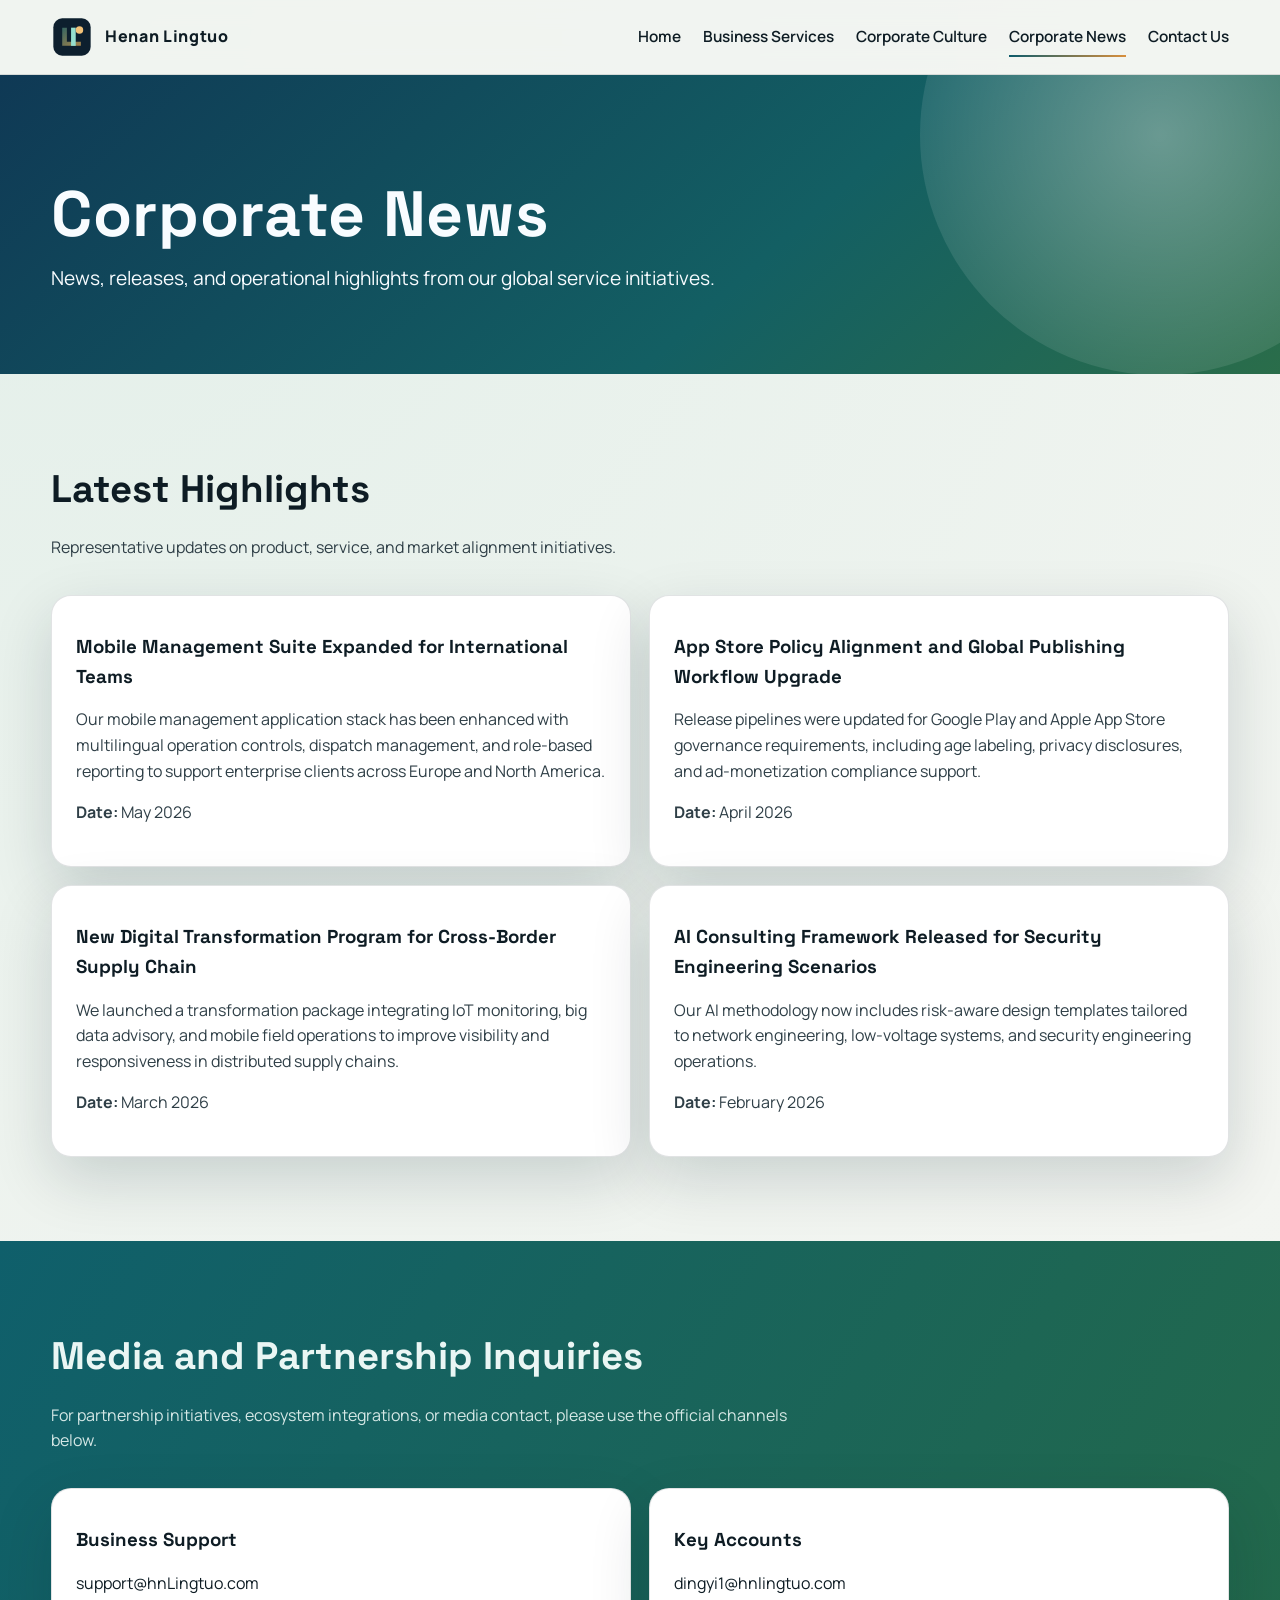
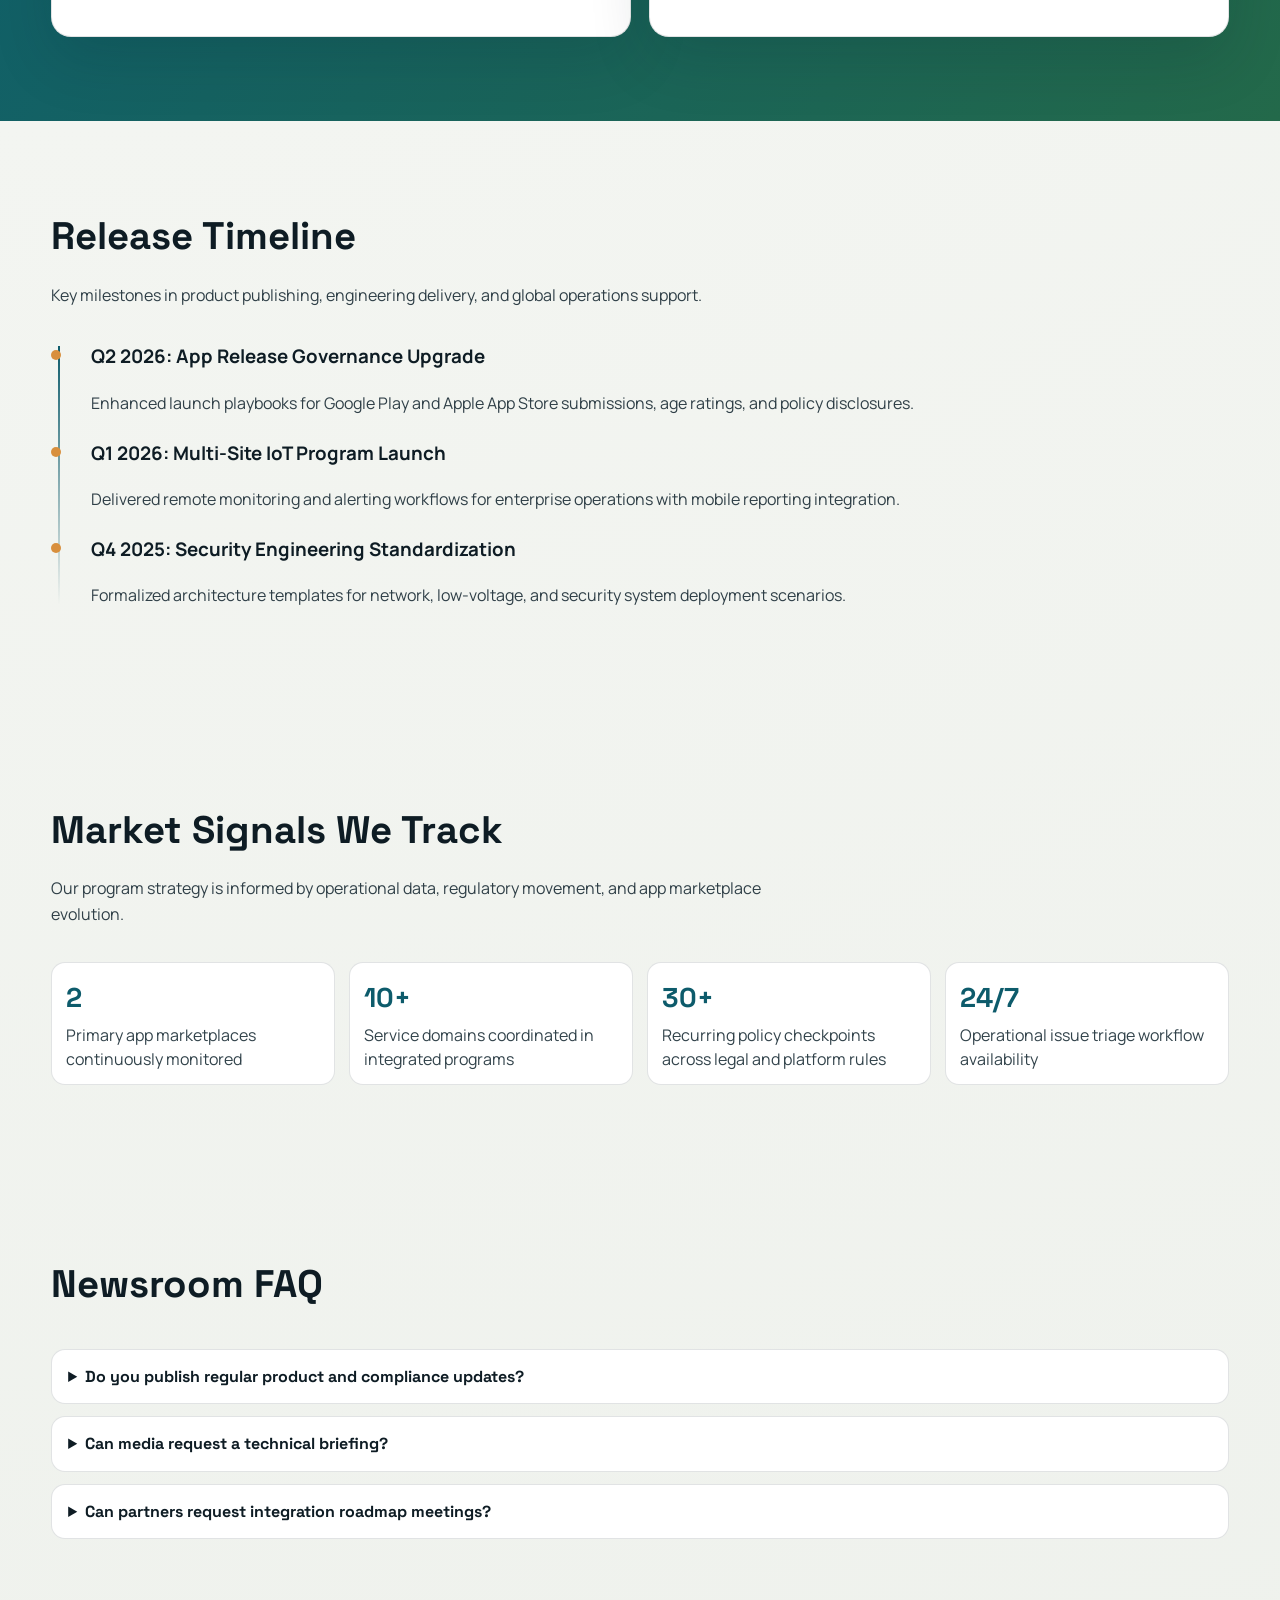
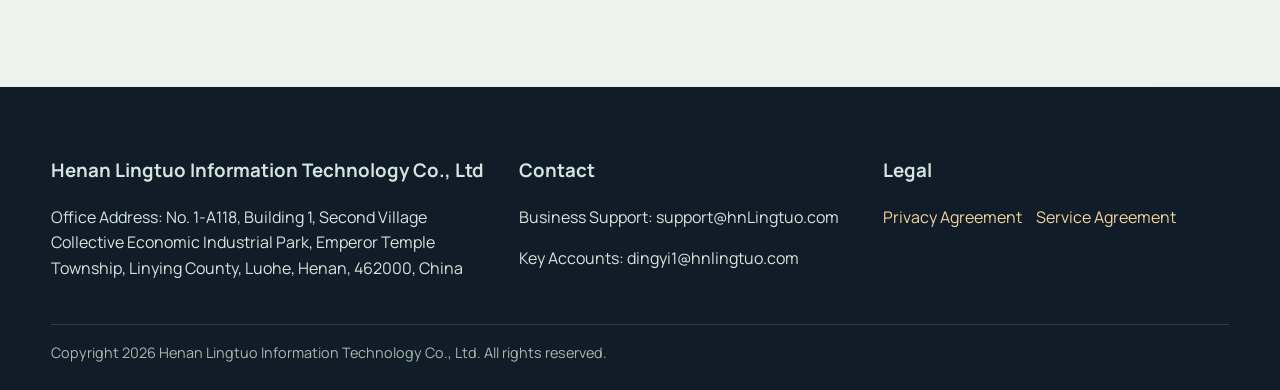
<file: news.html>
<!doctype html>
<html lang="en">
<head>
  <meta charset="utf-8">
  <meta name="viewport" content="width=device-width, initial-scale=1">
  <title>Corporate News | Henan Lingtuo Information Technology Co., Ltd</title>
  <meta name="description" content="Latest updates from Henan Lingtuo on technology delivery, mobile application publishing, and regional business initiatives.">
  <meta name="robots" content="index,follow,max-image-preview:large">
  <link rel="canonical" href="https://hnlingtuo.com/news.html">
  <link rel="icon" type="image/svg+xml" href="images/favicon.svg">
  <link rel="preconnect" href="https://fonts.googleapis.com">
  <link rel="preconnect" href="https://fonts.gstatic.com" crossorigin>
  <link href="https://fonts.googleapis.com/css2?family=Manrope:wght@400;500;600;700;800&family=Space+Grotesk:wght@500;700&display=swap" rel="stylesheet">
  <link rel="stylesheet" href="css/style.css">
</head>
<body>
  <header class="site-header">
    <div class="container nav-row">
      <a class="brand" href="index.html"><img src="images/logo.svg" alt="Henan Lingtuo logo" width="42" height="42"><span>Henan Lingtuo</span></a>
      <button class="menu-toggle" data-menu-btn aria-expanded="false" aria-controls="site-nav">Menu</button>
      <nav id="site-nav" class="nav-links" data-menu aria-label="Primary navigation">
        <a href="index.html">Home</a>
        <a href="services.html">Business Services</a>
        <a href="culture.html">Corporate Culture</a>
        <a class="active" href="news.html">Corporate News</a>
        <a href="contact.html">Contact Us</a>
      </nav>
    </div>
  </header>

  <main>
    <section class="page-hero">
      <div class="container">
        <h1>Corporate News</h1>
        <p>News, releases, and operational highlights from our global service initiatives.</p>
      </div>
    </section>

    <section class="section">
      <div class="container">
        <div class="section-head reveal">
          <h2>Latest Highlights</h2>
          <p>Representative updates on product, service, and market alignment initiatives.</p>
        </div>
        <div class="grid grid-2">
          <article class="card reveal">
            <h3>Mobile Management Suite Expanded for International Teams</h3>
            <p>Our mobile management application stack has been enhanced with multilingual operation controls, dispatch management, and role-based reporting to support enterprise clients across Europe and North America.</p>
            <p><strong>Date:</strong> May 2026</p>
          </article>
          <article class="card reveal">
            <h3>App Store Policy Alignment and Global Publishing Workflow Upgrade</h3>
            <p>Release pipelines were updated for Google Play and Apple App Store governance requirements, including age labeling, privacy disclosures, and ad-monetization compliance support.</p>
            <p><strong>Date:</strong> April 2026</p>
          </article>
          <article class="card reveal">
            <h3>New Digital Transformation Program for Cross-Border Supply Chain</h3>
            <p>We launched a transformation package integrating IoT monitoring, big data advisory, and mobile field operations to improve visibility and responsiveness in distributed supply chains.</p>
            <p><strong>Date:</strong> March 2026</p>
          </article>
          <article class="card reveal">
            <h3>AI Consulting Framework Released for Security Engineering Scenarios</h3>
            <p>Our AI methodology now includes risk-aware design templates tailored to network engineering, low-voltage systems, and security engineering operations.</p>
            <p><strong>Date:</strong> February 2026</p>
          </article>
        </div>
      </div>
    </section>

    <section class="section highlight-band">
      <div class="container">
        <div class="section-head reveal">
          <h2>Media and Partnership Inquiries</h2>
          <p>For partnership initiatives, ecosystem integrations, or media contact, please use the official channels below.</p>
        </div>
        <div class="grid grid-2">
          <div class="card reveal">
            <h3>Business Support</h3>
            <p><a href="mailto:support@hnLingtuo.com">support@hnLingtuo.com</a></p>
          </div>
          <div class="card reveal">
            <h3>Key Accounts</h3>
            <p><a href="mailto:dingyi1@hnlingtuo.com">dingyi1@hnlingtuo.com</a></p>
          </div>
        </div>
      </div>
    </section>

    <section class="section">
      <div class="container">
        <div class="section-head reveal">
          <h2>Release Timeline</h2>
          <p>Key milestones in product publishing, engineering delivery, and global operations support.</p>
        </div>
        <div class="timeline reveal">
          <div class="timeline-item">
            <h3>Q2 2026: App Release Governance Upgrade</h3>
            <p>Enhanced launch playbooks for Google Play and Apple App Store submissions, age ratings, and policy disclosures.</p>
          </div>
          <div class="timeline-item">
            <h3>Q1 2026: Multi-Site IoT Program Launch</h3>
            <p>Delivered remote monitoring and alerting workflows for enterprise operations with mobile reporting integration.</p>
          </div>
          <div class="timeline-item">
            <h3>Q4 2025: Security Engineering Standardization</h3>
            <p>Formalized architecture templates for network, low-voltage, and security system deployment scenarios.</p>
          </div>
        </div>
      </div>
    </section>

    <section class="section">
      <div class="container">
        <div class="section-head reveal">
          <h2>Market Signals We Track</h2>
          <p>Our program strategy is informed by operational data, regulatory movement, and app marketplace evolution.</p>
        </div>
        <div class="stat-strip reveal">
          <div class="stat-item">
            <strong>2</strong>
            <span>Primary app marketplaces continuously monitored</span>
          </div>
          <div class="stat-item">
            <strong>10+</strong>
            <span>Service domains coordinated in integrated programs</span>
          </div>
          <div class="stat-item">
            <strong>30+</strong>
            <span>Recurring policy checkpoints across legal and platform rules</span>
          </div>
          <div class="stat-item">
            <strong>24/7</strong>
            <span>Operational issue triage workflow availability</span>
          </div>
        </div>
      </div>
    </section>

    <section class="section">
      <div class="container">
        <div class="section-head reveal">
          <h2>Newsroom FAQ</h2>
        </div>
        <div class="faq reveal">
          <details>
            <summary>Do you publish regular product and compliance updates?</summary>
            <p>Yes. We publish operational, release, and policy-alignment updates on this page and through direct partner communication.</p>
          </details>
          <details>
            <summary>Can media request a technical briefing?</summary>
            <p>Yes. Please contact support@hnLingtuo.com with your topic and preferred timeline.</p>
          </details>
          <details>
            <summary>Can partners request integration roadmap meetings?</summary>
            <p>Yes. Key accounts and strategic partners can contact dingyi1@hnlingtuo.com for roadmap alignment sessions.</p>
          </details>
        </div>
      </div>
    </section>
  </main>

  <footer class="site-footer">
    <div class="container">
      <div class="footer-grid">
        <div>
          <h3>Henan Lingtuo Information Technology Co., Ltd</h3>
          <p>Office Address: No. 1-A118, Building 1, Second Village Collective Economic Industrial Park, Emperor Temple Township, Linying County, Luohe, Henan, 462000, China</p>
        </div>
        <div>
          <h3>Contact</h3>
          <p>Business Support: <a href="mailto:support@hnLingtuo.com">support@hnLingtuo.com</a></p>
          <p>Key Accounts: <a href="mailto:dingyi1@hnlingtuo.com">dingyi1@hnlingtuo.com</a></p>
        </div>
        <div>
          <h3>Legal</h3>
          <div class="footer-links">
            <a href="privacy-policy.html">Privacy Agreement</a>
            <a href="terms-of-service.html">Service Agreement</a>
          </div>
        </div>
      </div>
      <div class="footer-bottom">Copyright <span data-year></span> Henan Lingtuo Information Technology Co., Ltd. All rights reserved.</div>
    </div>
  </footer>

  <script src="js/main.js" defer></script>
</body>
</html>
</file>
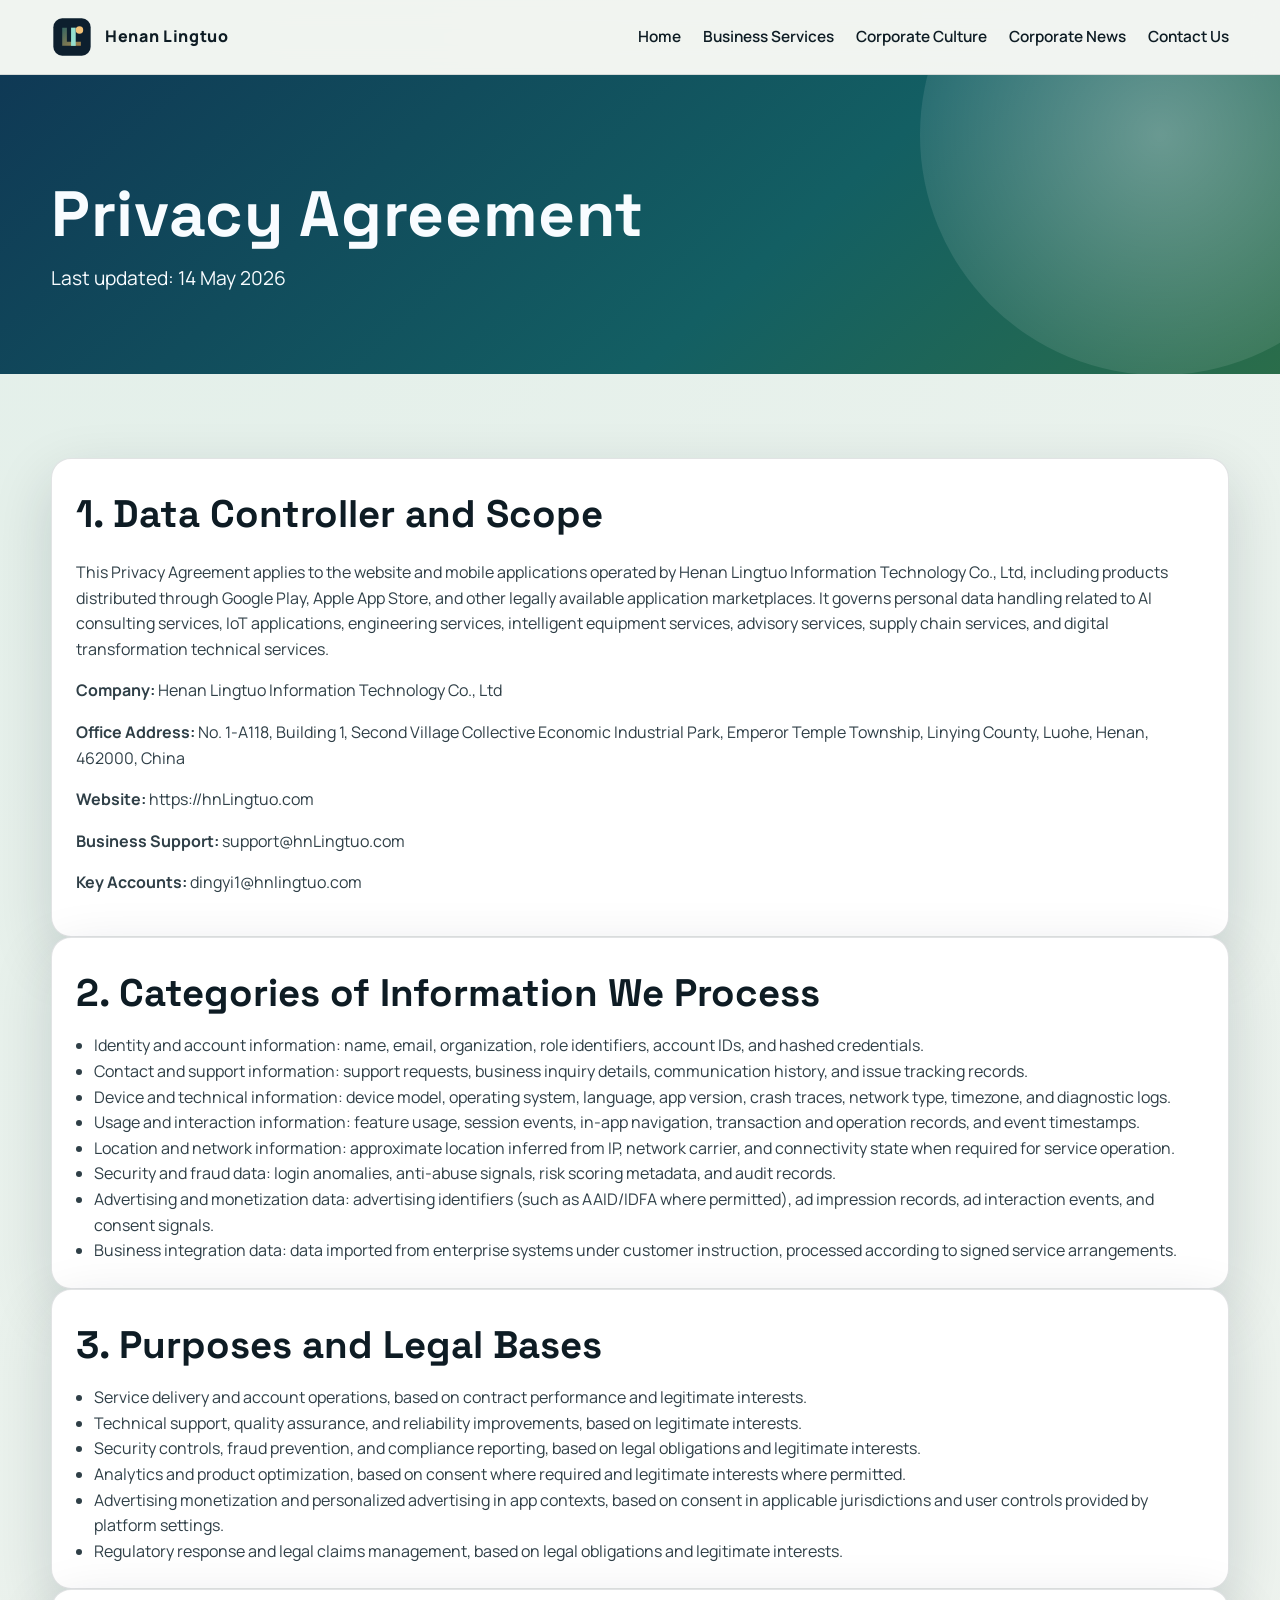
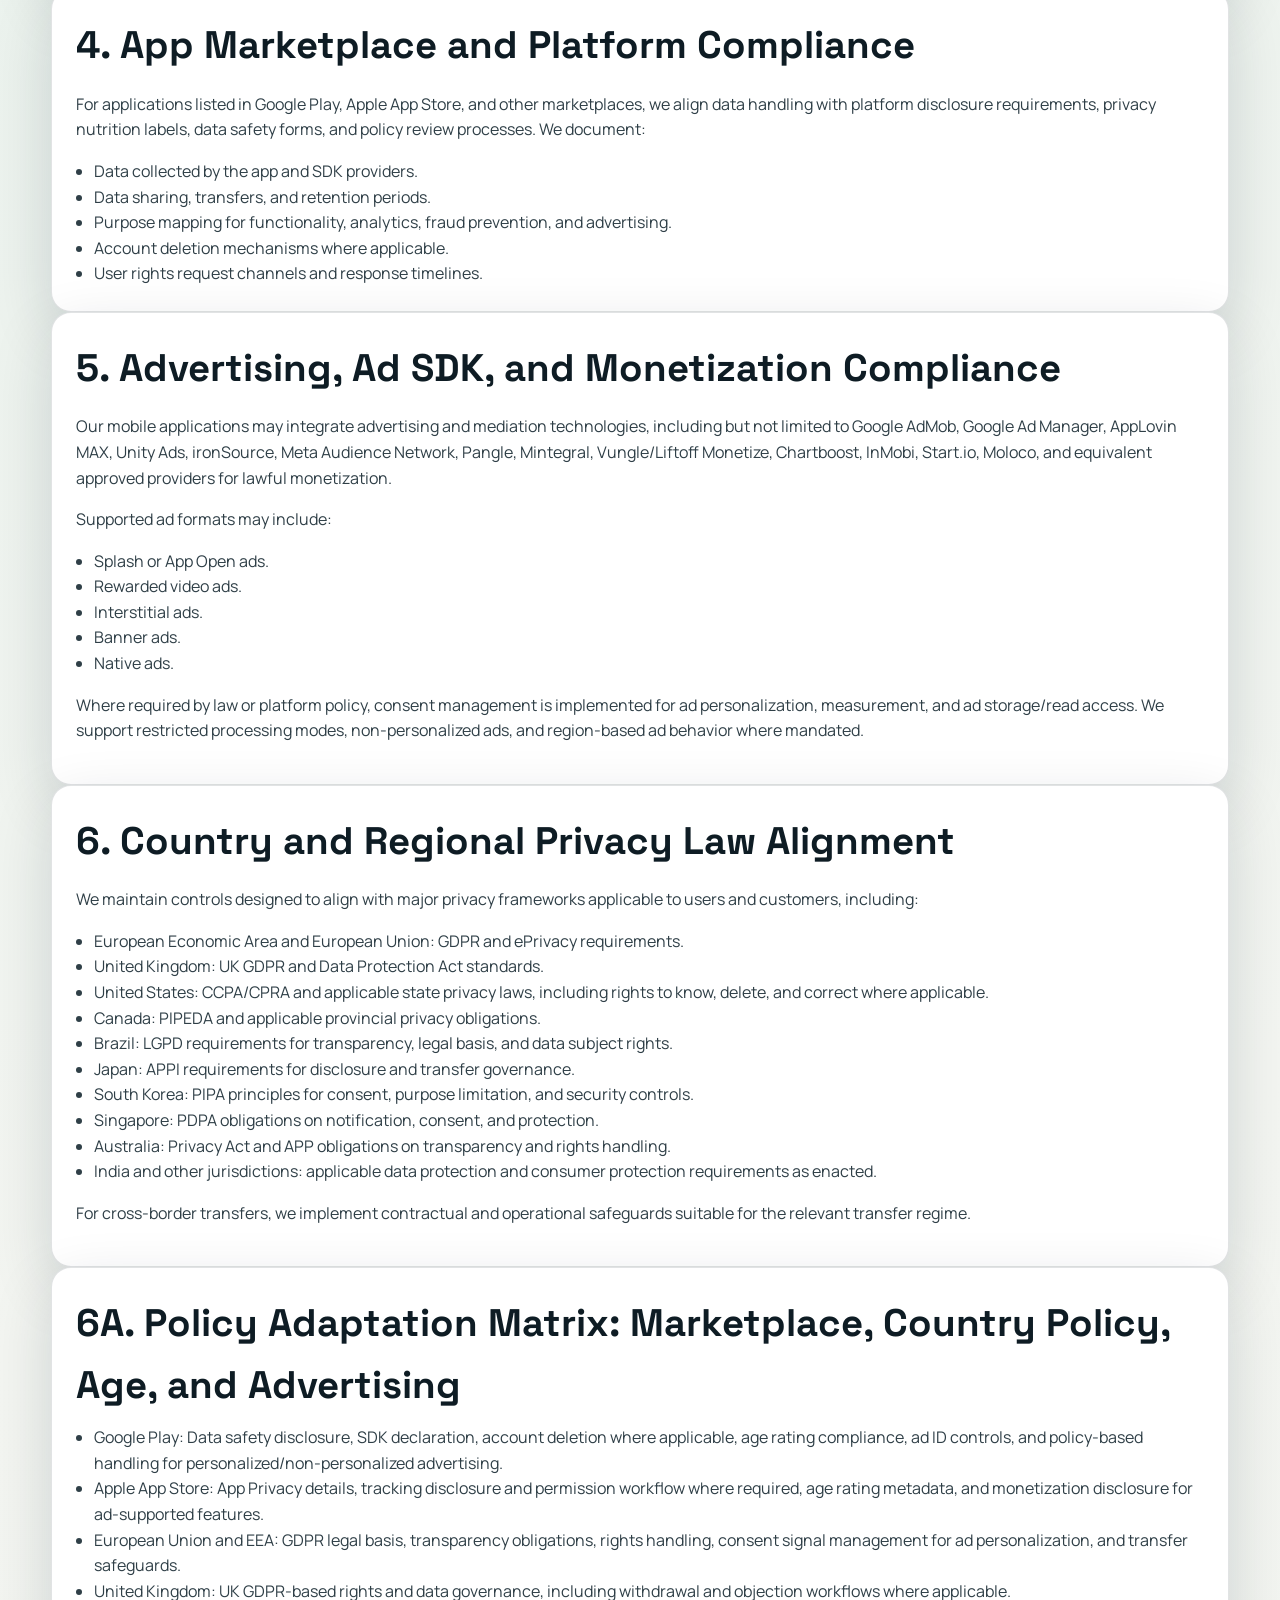
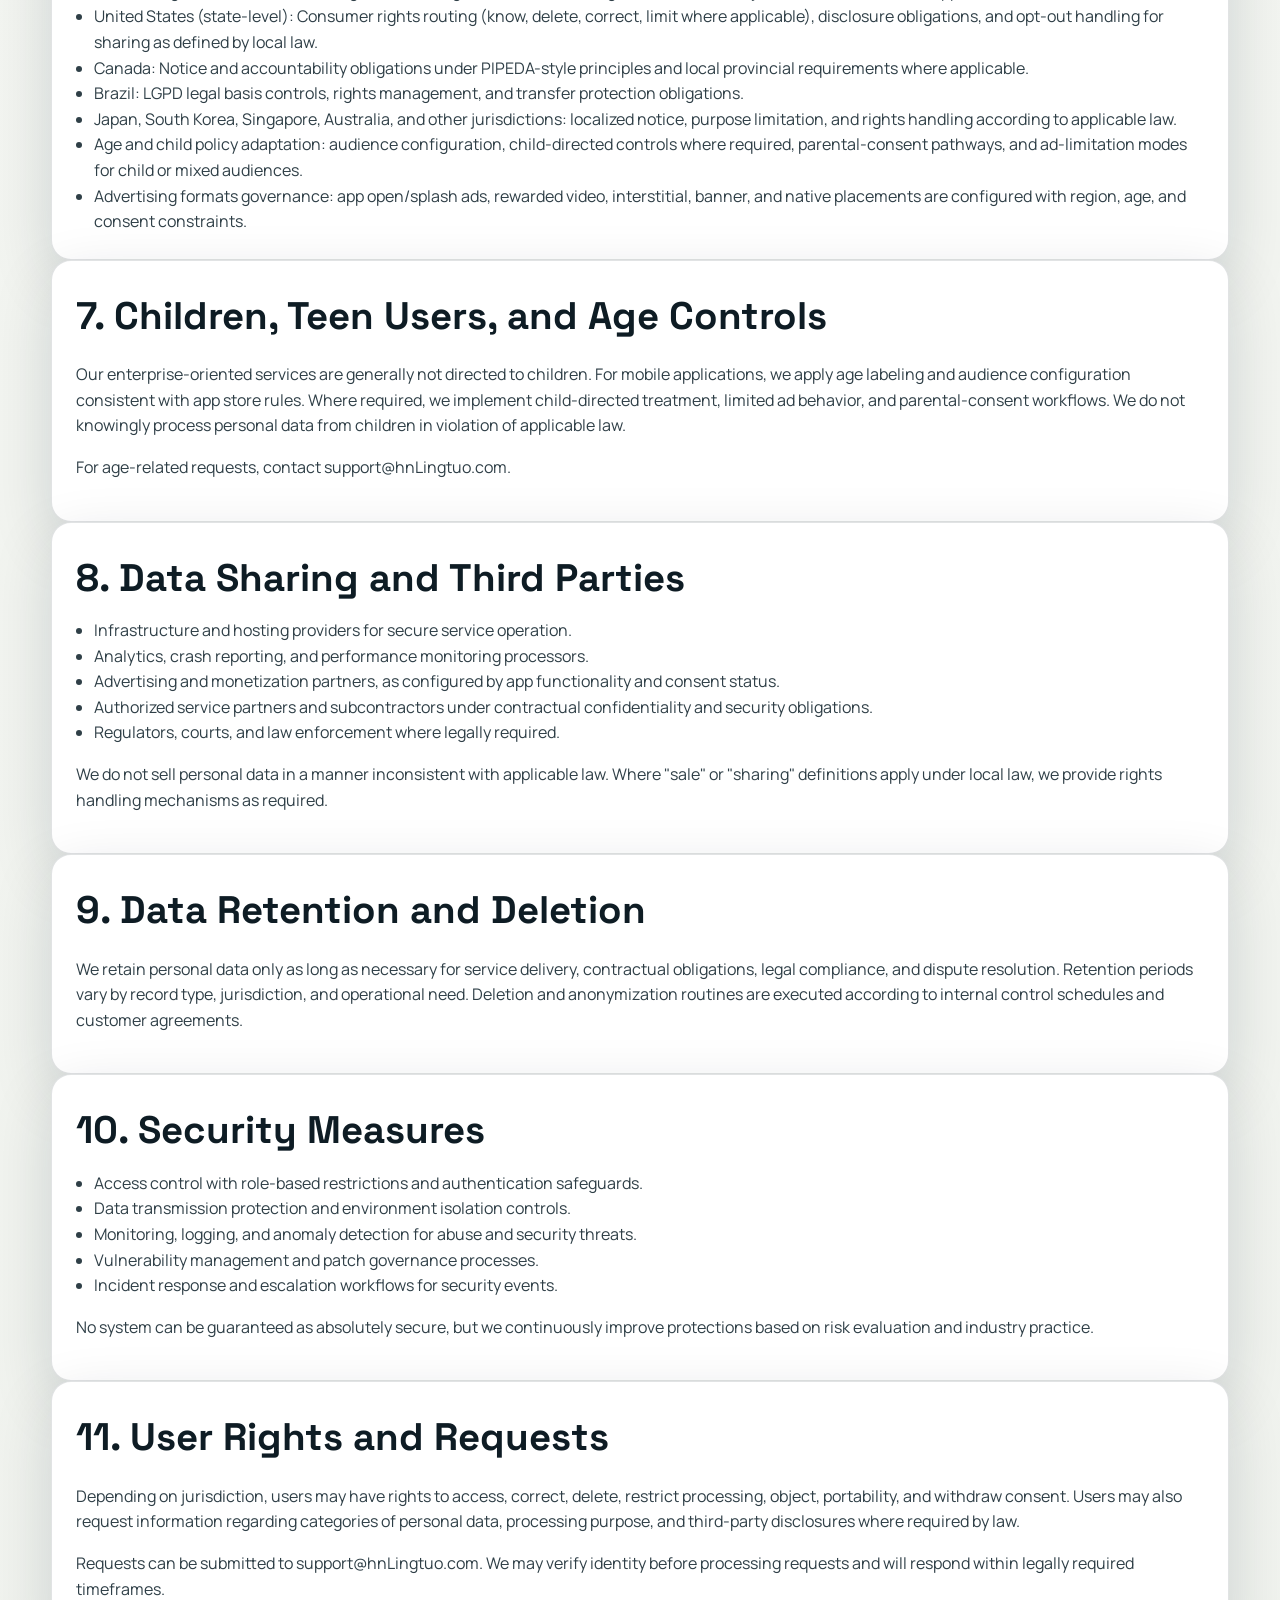
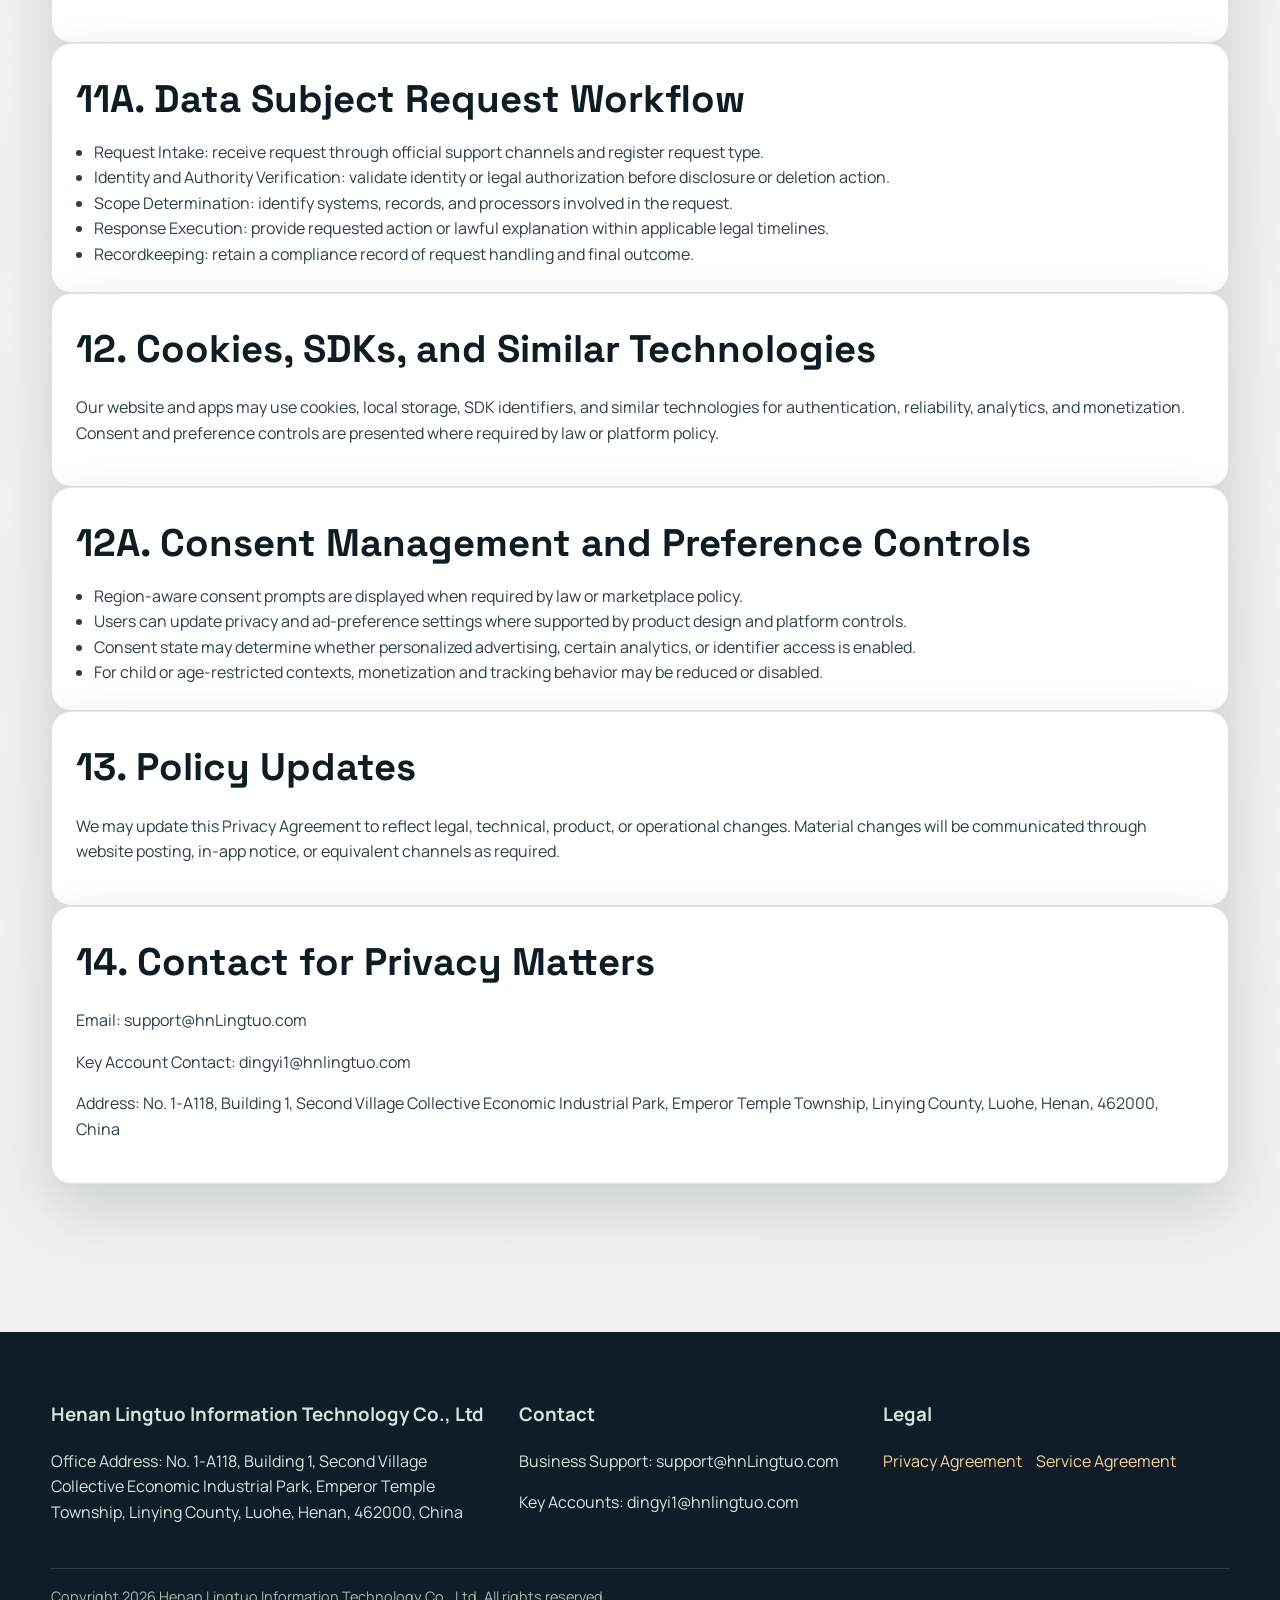
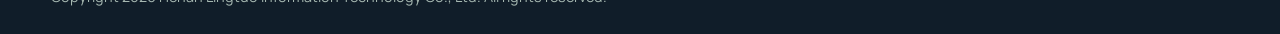
<file: privacy-policy.html>
<!doctype html>
<html lang="en">
<head>
  <meta charset="utf-8">
  <meta name="viewport" content="width=device-width, initial-scale=1">
  <title>Privacy Agreement | Henan Lingtuo Information Technology Co., Ltd</title>
  <meta name="description" content="Comprehensive privacy agreement for Henan Lingtuo website and mobile applications, including app marketplace, regional privacy law, age, and advertising platform compliance.">
  <meta name="robots" content="index,follow,max-image-preview:large">
  <link rel="canonical" href="https://hnlingtuo.com/privacy-policy.html">
  <link rel="icon" type="image/svg+xml" href="images/favicon.svg">
  <link rel="preconnect" href="https://fonts.googleapis.com">
  <link rel="preconnect" href="https://fonts.gstatic.com" crossorigin>
  <link href="https://fonts.googleapis.com/css2?family=Manrope:wght@400;500;600;700;800&family=Space+Grotesk:wght@500;700&display=swap" rel="stylesheet">
  <link rel="stylesheet" href="css/style.css">
</head>
<body>
  <header class="site-header">
    <div class="container nav-row">
      <a class="brand" href="index.html"><img src="images/logo.svg" alt="Henan Lingtuo logo" width="42" height="42"><span>Henan Lingtuo</span></a>
      <button class="menu-toggle" data-menu-btn aria-expanded="false" aria-controls="site-nav">Menu</button>
      <nav id="site-nav" class="nav-links" data-menu aria-label="Primary navigation">
        <a href="index.html">Home</a>
        <a href="services.html">Business Services</a>
        <a href="culture.html">Corporate Culture</a>
        <a href="news.html">Corporate News</a>
        <a href="contact.html">Contact Us</a>
      </nav>
    </div>
  </header>

  <main>
    <section class="page-hero">
      <div class="container">
        <h1>Privacy Agreement</h1>
        <p>Last updated: 14 May 2026</p>
      </div>
    </section>

    <section class="section">
      <div class="container">
        <article class="card reveal">
          <h2>1. Data Controller and Scope</h2>
          <p>This Privacy Agreement applies to the website and mobile applications operated by Henan Lingtuo Information Technology Co., Ltd, including products distributed through Google Play, Apple App Store, and other legally available application marketplaces. It governs personal data handling related to AI consulting services, IoT applications, engineering services, intelligent equipment services, advisory services, supply chain services, and digital transformation technical services.</p>
          <p><strong>Company:</strong> Henan Lingtuo Information Technology Co., Ltd</p>
          <p><strong>Office Address:</strong> No. 1-A118, Building 1, Second Village Collective Economic Industrial Park, Emperor Temple Township, Linying County, Luohe, Henan, 462000, China</p>
          <p><strong>Website:</strong> https://hnLingtuo.com</p>
          <p><strong>Business Support:</strong> support@hnLingtuo.com</p>
          <p><strong>Key Accounts:</strong> dingyi1@hnlingtuo.com</p>
        </article>

        <article class="card reveal">
          <h2>2. Categories of Information We Process</h2>
          <ul>
            <li>Identity and account information: name, email, organization, role identifiers, account IDs, and hashed credentials.</li>
            <li>Contact and support information: support requests, business inquiry details, communication history, and issue tracking records.</li>
            <li>Device and technical information: device model, operating system, language, app version, crash traces, network type, timezone, and diagnostic logs.</li>
            <li>Usage and interaction information: feature usage, session events, in-app navigation, transaction and operation records, and event timestamps.</li>
            <li>Location and network information: approximate location inferred from IP, network carrier, and connectivity state when required for service operation.</li>
            <li>Security and fraud data: login anomalies, anti-abuse signals, risk scoring metadata, and audit records.</li>
            <li>Advertising and monetization data: advertising identifiers (such as AAID/IDFA where permitted), ad impression records, ad interaction events, and consent signals.</li>
            <li>Business integration data: data imported from enterprise systems under customer instruction, processed according to signed service arrangements.</li>
          </ul>
        </article>

        <article class="card reveal">
          <h2>3. Purposes and Legal Bases</h2>
          <ul>
            <li>Service delivery and account operations, based on contract performance and legitimate interests.</li>
            <li>Technical support, quality assurance, and reliability improvements, based on legitimate interests.</li>
            <li>Security controls, fraud prevention, and compliance reporting, based on legal obligations and legitimate interests.</li>
            <li>Analytics and product optimization, based on consent where required and legitimate interests where permitted.</li>
            <li>Advertising monetization and personalized advertising in app contexts, based on consent in applicable jurisdictions and user controls provided by platform settings.</li>
            <li>Regulatory response and legal claims management, based on legal obligations and legitimate interests.</li>
          </ul>
        </article>

        <article class="card reveal">
          <h2>4. App Marketplace and Platform Compliance</h2>
          <p>For applications listed in Google Play, Apple App Store, and other marketplaces, we align data handling with platform disclosure requirements, privacy nutrition labels, data safety forms, and policy review processes. We document:</p>
          <ul>
            <li>Data collected by the app and SDK providers.</li>
            <li>Data sharing, transfers, and retention periods.</li>
            <li>Purpose mapping for functionality, analytics, fraud prevention, and advertising.</li>
            <li>Account deletion mechanisms where applicable.</li>
            <li>User rights request channels and response timelines.</li>
          </ul>
        </article>

        <article class="card reveal">
          <h2>5. Advertising, Ad SDK, and Monetization Compliance</h2>
          <p>Our mobile applications may integrate advertising and mediation technologies, including but not limited to Google AdMob, Google Ad Manager, AppLovin MAX, Unity Ads, ironSource, Meta Audience Network, Pangle, Mintegral, Vungle/Liftoff Monetize, Chartboost, InMobi, Start.io, Moloco, and equivalent approved providers for lawful monetization.</p>
          <p>Supported ad formats may include:</p>
          <ul>
            <li>Splash or App Open ads.</li>
            <li>Rewarded video ads.</li>
            <li>Interstitial ads.</li>
            <li>Banner ads.</li>
            <li>Native ads.</li>
          </ul>
          <p>Where required by law or platform policy, consent management is implemented for ad personalization, measurement, and ad storage/read access. We support restricted processing modes, non-personalized ads, and region-based ad behavior where mandated.</p>
        </article>

        <article class="card reveal">
          <h2>6. Country and Regional Privacy Law Alignment</h2>
          <p>We maintain controls designed to align with major privacy frameworks applicable to users and customers, including:</p>
          <ul>
            <li>European Economic Area and European Union: GDPR and ePrivacy requirements.</li>
            <li>United Kingdom: UK GDPR and Data Protection Act standards.</li>
            <li>United States: CCPA/CPRA and applicable state privacy laws, including rights to know, delete, and correct where applicable.</li>
            <li>Canada: PIPEDA and applicable provincial privacy obligations.</li>
            <li>Brazil: LGPD requirements for transparency, legal basis, and data subject rights.</li>
            <li>Japan: APPI requirements for disclosure and transfer governance.</li>
            <li>South Korea: PIPA principles for consent, purpose limitation, and security controls.</li>
            <li>Singapore: PDPA obligations on notification, consent, and protection.</li>
            <li>Australia: Privacy Act and APP obligations on transparency and rights handling.</li>
            <li>India and other jurisdictions: applicable data protection and consumer protection requirements as enacted.</li>
          </ul>
          <p>For cross-border transfers, we implement contractual and operational safeguards suitable for the relevant transfer regime.</p>
        </article>

        <article class="card reveal">
          <h2>6A. Policy Adaptation Matrix: Marketplace, Country Policy, Age, and Advertising</h2>
          <ul>
            <li>Google Play: Data safety disclosure, SDK declaration, account deletion where applicable, age rating compliance, ad ID controls, and policy-based handling for personalized/non-personalized advertising.</li>
            <li>Apple App Store: App Privacy details, tracking disclosure and permission workflow where required, age rating metadata, and monetization disclosure for ad-supported features.</li>
            <li>European Union and EEA: GDPR legal basis, transparency obligations, rights handling, consent signal management for ad personalization, and transfer safeguards.</li>
            <li>United Kingdom: UK GDPR-based rights and data governance, including withdrawal and objection workflows where applicable.</li>
            <li>United States (state-level): Consumer rights routing (know, delete, correct, limit where applicable), disclosure obligations, and opt-out handling for sharing as defined by local law.</li>
            <li>Canada: Notice and accountability obligations under PIPEDA-style principles and local provincial requirements where applicable.</li>
            <li>Brazil: LGPD legal basis controls, rights management, and transfer protection obligations.</li>
            <li>Japan, South Korea, Singapore, Australia, and other jurisdictions: localized notice, purpose limitation, and rights handling according to applicable law.</li>
            <li>Age and child policy adaptation: audience configuration, child-directed controls where required, parental-consent pathways, and ad-limitation modes for child or mixed audiences.</li>
            <li>Advertising formats governance: app open/splash ads, rewarded video, interstitial, banner, and native placements are configured with region, age, and consent constraints.</li>
          </ul>
        </article>

        <article class="card reveal">
          <h2>7. Children, Teen Users, and Age Controls</h2>
          <p>Our enterprise-oriented services are generally not directed to children. For mobile applications, we apply age labeling and audience configuration consistent with app store rules. Where required, we implement child-directed treatment, limited ad behavior, and parental-consent workflows. We do not knowingly process personal data from children in violation of applicable law.</p>
          <p>For age-related requests, contact support@hnLingtuo.com.</p>
        </article>

        <article class="card reveal">
          <h2>8. Data Sharing and Third Parties</h2>
          <ul>
            <li>Infrastructure and hosting providers for secure service operation.</li>
            <li>Analytics, crash reporting, and performance monitoring processors.</li>
            <li>Advertising and monetization partners, as configured by app functionality and consent status.</li>
            <li>Authorized service partners and subcontractors under contractual confidentiality and security obligations.</li>
            <li>Regulators, courts, and law enforcement where legally required.</li>
          </ul>
          <p>We do not sell personal data in a manner inconsistent with applicable law. Where "sale" or "sharing" definitions apply under local law, we provide rights handling mechanisms as required.</p>
        </article>

        <article class="card reveal">
          <h2>9. Data Retention and Deletion</h2>
          <p>We retain personal data only as long as necessary for service delivery, contractual obligations, legal compliance, and dispute resolution. Retention periods vary by record type, jurisdiction, and operational need. Deletion and anonymization routines are executed according to internal control schedules and customer agreements.</p>
        </article>

        <article class="card reveal">
          <h2>10. Security Measures</h2>
          <ul>
            <li>Access control with role-based restrictions and authentication safeguards.</li>
            <li>Data transmission protection and environment isolation controls.</li>
            <li>Monitoring, logging, and anomaly detection for abuse and security threats.</li>
            <li>Vulnerability management and patch governance processes.</li>
            <li>Incident response and escalation workflows for security events.</li>
          </ul>
          <p>No system can be guaranteed as absolutely secure, but we continuously improve protections based on risk evaluation and industry practice.</p>
        </article>

        <article class="card reveal">
          <h2>11. User Rights and Requests</h2>
          <p>Depending on jurisdiction, users may have rights to access, correct, delete, restrict processing, object, portability, and withdraw consent. Users may also request information regarding categories of personal data, processing purpose, and third-party disclosures where required by law.</p>
          <p>Requests can be submitted to support@hnLingtuo.com. We may verify identity before processing requests and will respond within legally required timeframes.</p>
        </article>

        <article class="card reveal">
          <h2>11A. Data Subject Request Workflow</h2>
          <ul>
            <li>Request Intake: receive request through official support channels and register request type.</li>
            <li>Identity and Authority Verification: validate identity or legal authorization before disclosure or deletion action.</li>
            <li>Scope Determination: identify systems, records, and processors involved in the request.</li>
            <li>Response Execution: provide requested action or lawful explanation within applicable legal timelines.</li>
            <li>Recordkeeping: retain a compliance record of request handling and final outcome.</li>
          </ul>
        </article>

        <article class="card reveal">
          <h2>12. Cookies, SDKs, and Similar Technologies</h2>
          <p>Our website and apps may use cookies, local storage, SDK identifiers, and similar technologies for authentication, reliability, analytics, and monetization. Consent and preference controls are presented where required by law or platform policy.</p>
        </article>

        <article class="card reveal">
          <h2>12A. Consent Management and Preference Controls</h2>
          <ul>
            <li>Region-aware consent prompts are displayed when required by law or marketplace policy.</li>
            <li>Users can update privacy and ad-preference settings where supported by product design and platform controls.</li>
            <li>Consent state may determine whether personalized advertising, certain analytics, or identifier access is enabled.</li>
            <li>For child or age-restricted contexts, monetization and tracking behavior may be reduced or disabled.</li>
          </ul>
        </article>

        <article class="card reveal">
          <h2>13. Policy Updates</h2>
          <p>We may update this Privacy Agreement to reflect legal, technical, product, or operational changes. Material changes will be communicated through website posting, in-app notice, or equivalent channels as required.</p>
        </article>

        <article class="card reveal">
          <h2>14. Contact for Privacy Matters</h2>
          <p>Email: support@hnLingtuo.com</p>
          <p>Key Account Contact: dingyi1@hnlingtuo.com</p>
          <p>Address: No. 1-A118, Building 1, Second Village Collective Economic Industrial Park, Emperor Temple Township, Linying County, Luohe, Henan, 462000, China</p>
        </article>
      </div>
    </section>
  </main>

  <footer class="site-footer">
    <div class="container">
      <div class="footer-grid">
        <div>
          <h3>Henan Lingtuo Information Technology Co., Ltd</h3>
          <p>Office Address: No. 1-A118, Building 1, Second Village Collective Economic Industrial Park, Emperor Temple Township, Linying County, Luohe, Henan, 462000, China</p>
        </div>
        <div>
          <h3>Contact</h3>
          <p>Business Support: <a href="mailto:support@hnLingtuo.com">support@hnLingtuo.com</a></p>
          <p>Key Accounts: <a href="mailto:dingyi1@hnlingtuo.com">dingyi1@hnlingtuo.com</a></p>
        </div>
        <div>
          <h3>Legal</h3>
          <div class="footer-links">
            <a href="privacy-policy.html">Privacy Agreement</a>
            <a href="terms-of-service.html">Service Agreement</a>
          </div>
        </div>
      </div>
      <div class="footer-bottom">Copyright <span data-year></span> Henan Lingtuo Information Technology Co., Ltd. All rights reserved.</div>
    </div>
  </footer>

  <script src="js/main.js" defer></script>
</body>
</html>
</file>
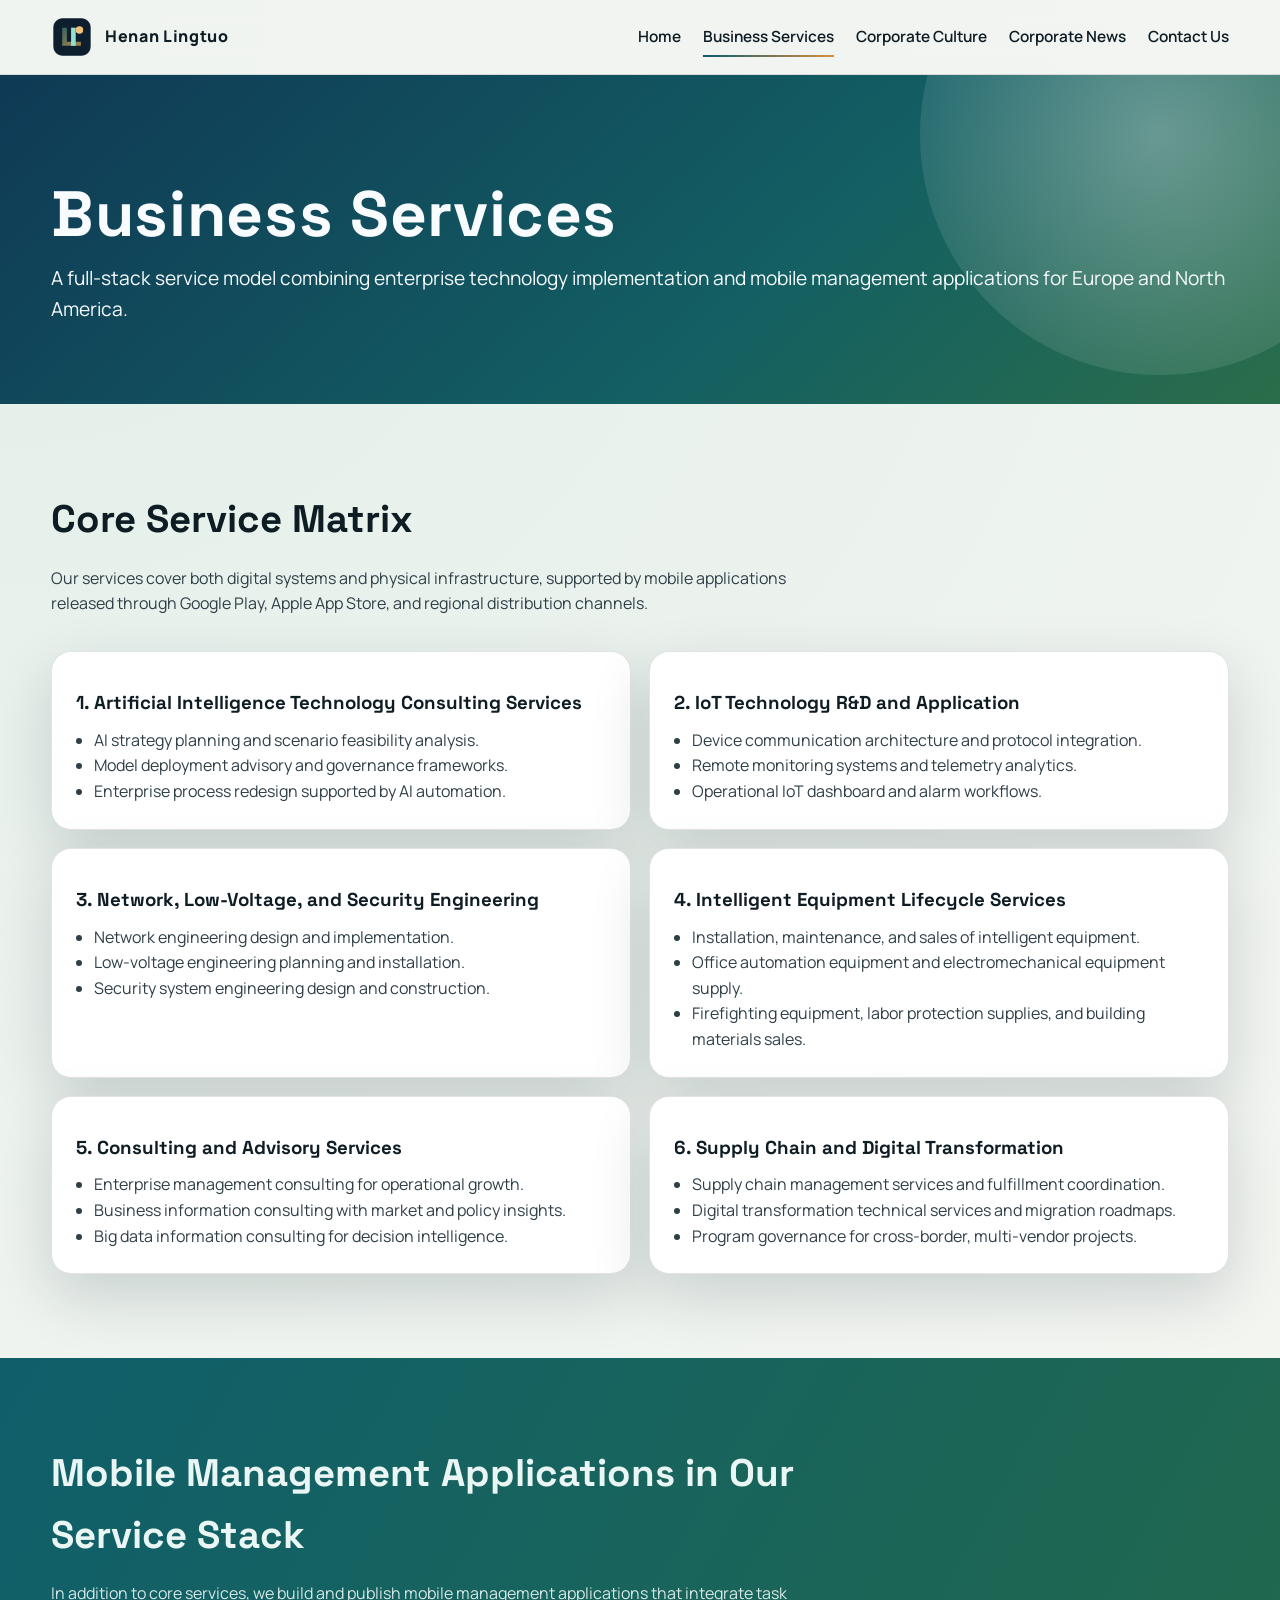
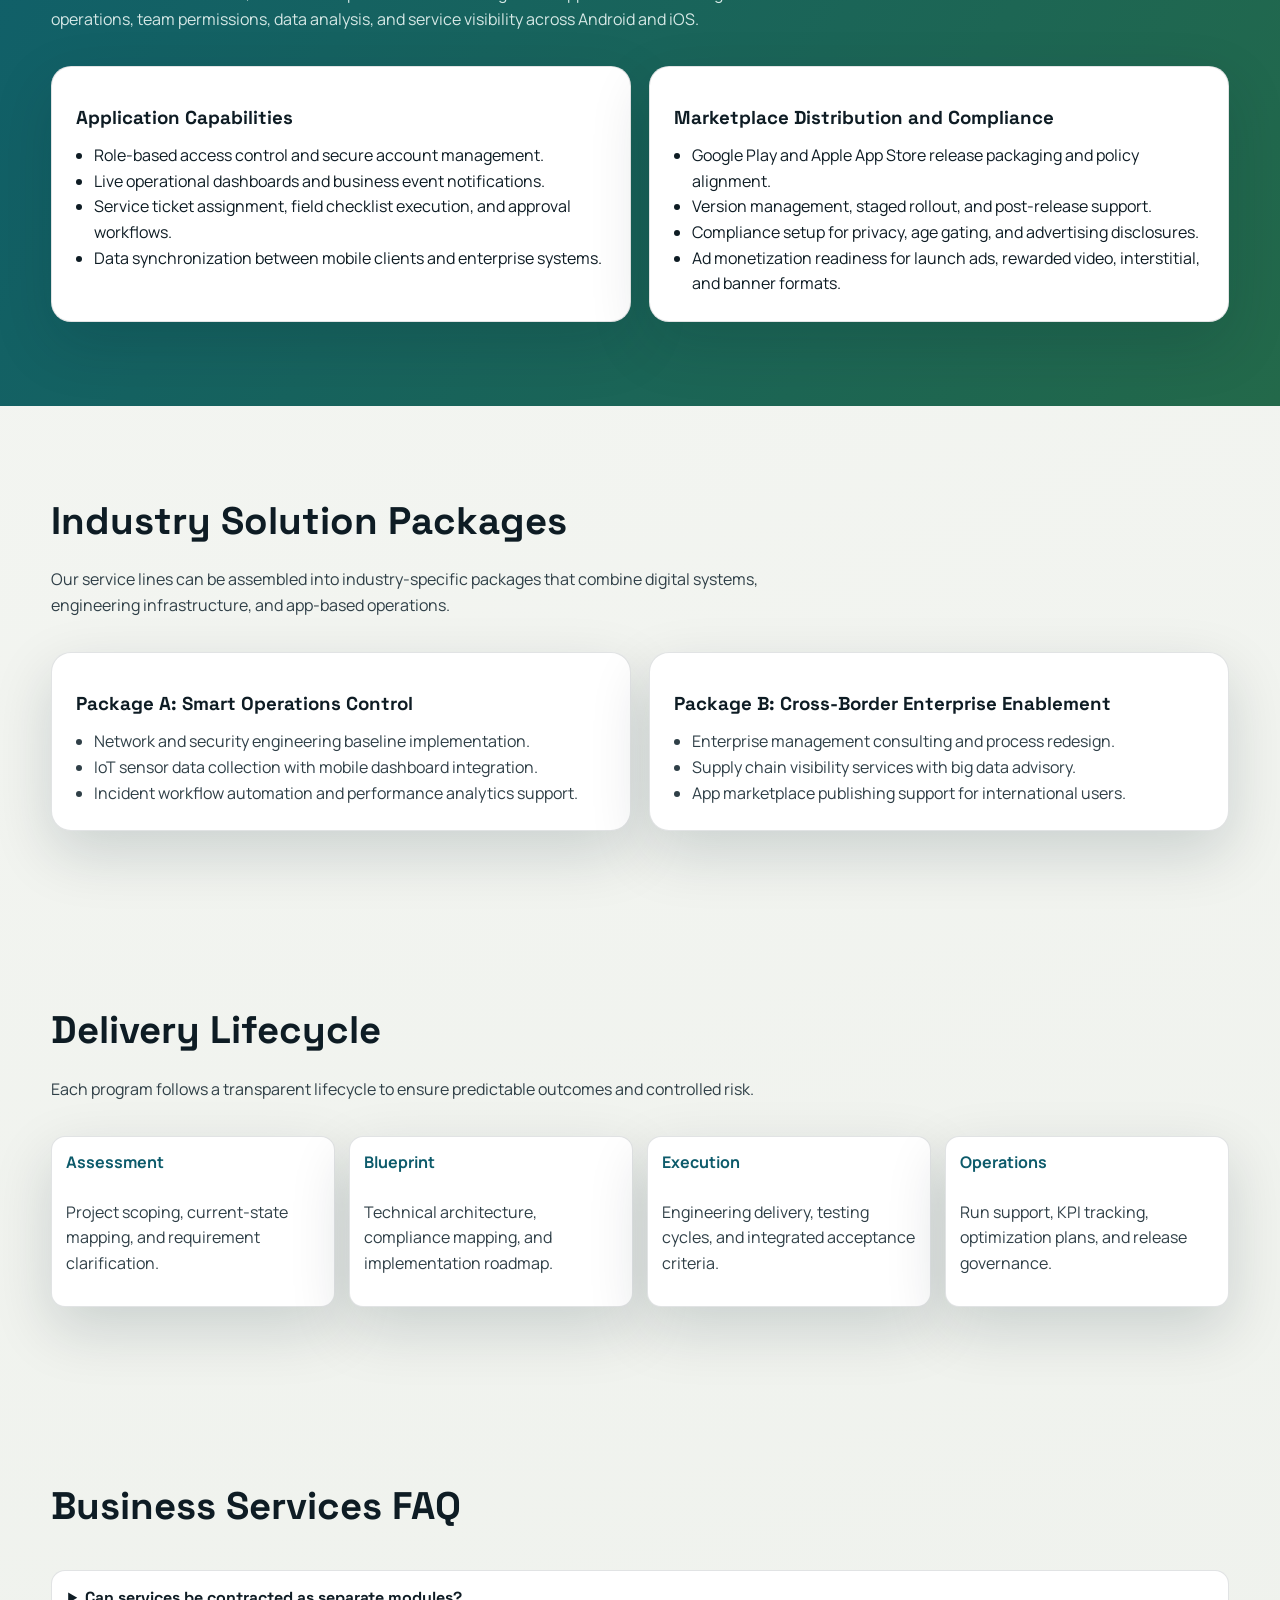
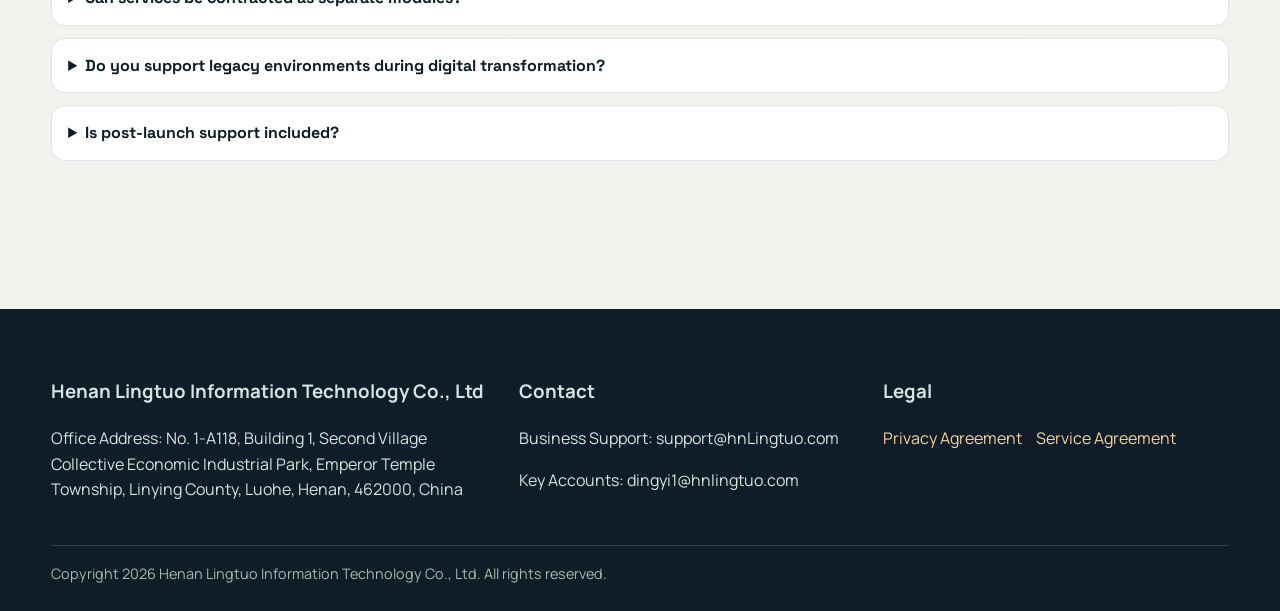
<file: services.html>
<!doctype html>
<html lang="en">
<head>
  <meta charset="utf-8">
  <meta name="viewport" content="width=device-width, initial-scale=1">
  <title>Business Services | Henan Lingtuo Information Technology Co., Ltd</title>
  <meta name="description" content="Comprehensive service portfolio of Henan Lingtuo, including AI consulting, IoT, network and security engineering, smart equipment services, advisory, supply chain, and mobile management applications.">
  <meta name="robots" content="index,follow,max-image-preview:large">
  <link rel="canonical" href="https://hnlingtuo.com/services.html">
  <link rel="icon" type="image/svg+xml" href="images/favicon.svg">
  <link rel="preconnect" href="https://fonts.googleapis.com">
  <link rel="preconnect" href="https://fonts.gstatic.com" crossorigin>
  <link href="https://fonts.googleapis.com/css2?family=Manrope:wght@400;500;600;700;800&family=Space+Grotesk:wght@500;700&display=swap" rel="stylesheet">
  <link rel="stylesheet" href="css/style.css">
</head>
<body>
  <header class="site-header">
    <div class="container nav-row">
      <a class="brand" href="index.html"><img src="images/logo.svg" alt="Henan Lingtuo logo" width="42" height="42"><span>Henan Lingtuo</span></a>
      <button class="menu-toggle" data-menu-btn aria-expanded="false" aria-controls="site-nav">Menu</button>
      <nav id="site-nav" class="nav-links" data-menu aria-label="Primary navigation">
        <a href="index.html">Home</a>
        <a class="active" href="services.html">Business Services</a>
        <a href="culture.html">Corporate Culture</a>
        <a href="news.html">Corporate News</a>
        <a href="contact.html">Contact Us</a>
      </nav>
    </div>
  </header>

  <main>
    <section class="page-hero">
      <div class="container">
        <h1>Business Services</h1>
        <p>A full-stack service model combining enterprise technology implementation and mobile management applications for Europe and North America.</p>
      </div>
    </section>

    <section class="section">
      <div class="container">
        <div class="section-head reveal">
          <h2>Core Service Matrix</h2>
          <p>Our services cover both digital systems and physical infrastructure, supported by mobile applications released through Google Play, Apple App Store, and regional distribution channels.</p>
        </div>
        <div class="grid grid-2">
          <article class="card reveal">
            <h3>1. Artificial Intelligence Technology Consulting Services</h3>
            <ul>
              <li>AI strategy planning and scenario feasibility analysis.</li>
              <li>Model deployment advisory and governance frameworks.</li>
              <li>Enterprise process redesign supported by AI automation.</li>
            </ul>
          </article>
          <article class="card reveal">
            <h3>2. IoT Technology R&amp;D and Application</h3>
            <ul>
              <li>Device communication architecture and protocol integration.</li>
              <li>Remote monitoring systems and telemetry analytics.</li>
              <li>Operational IoT dashboard and alarm workflows.</li>
            </ul>
          </article>
          <article class="card reveal">
            <h3>3. Network, Low-Voltage, and Security Engineering</h3>
            <ul>
              <li>Network engineering design and implementation.</li>
              <li>Low-voltage engineering planning and installation.</li>
              <li>Security system engineering design and construction.</li>
            </ul>
          </article>
          <article class="card reveal">
            <h3>4. Intelligent Equipment Lifecycle Services</h3>
            <ul>
              <li>Installation, maintenance, and sales of intelligent equipment.</li>
              <li>Office automation equipment and electromechanical equipment supply.</li>
              <li>Firefighting equipment, labor protection supplies, and building materials sales.</li>
            </ul>
          </article>
          <article class="card reveal">
            <h3>5. Consulting and Advisory Services</h3>
            <ul>
              <li>Enterprise management consulting for operational growth.</li>
              <li>Business information consulting with market and policy insights.</li>
              <li>Big data information consulting for decision intelligence.</li>
            </ul>
          </article>
          <article class="card reveal">
            <h3>6. Supply Chain and Digital Transformation</h3>
            <ul>
              <li>Supply chain management services and fulfillment coordination.</li>
              <li>Digital transformation technical services and migration roadmaps.</li>
              <li>Program governance for cross-border, multi-vendor projects.</li>
            </ul>
          </article>
        </div>
      </div>
    </section>

    <section class="section highlight-band">
      <div class="container">
        <div class="section-head reveal">
          <h2>Mobile Management Applications in Our Service Stack</h2>
          <p>In addition to core services, we build and publish mobile management applications that integrate task operations, team permissions, data analysis, and service visibility across Android and iOS.</p>
        </div>
        <div class="grid grid-2">
          <article class="card reveal">
            <h3>Application Capabilities</h3>
            <ul>
              <li>Role-based access control and secure account management.</li>
              <li>Live operational dashboards and business event notifications.</li>
              <li>Service ticket assignment, field checklist execution, and approval workflows.</li>
              <li>Data synchronization between mobile clients and enterprise systems.</li>
            </ul>
          </article>
          <article class="card reveal">
            <h3>Marketplace Distribution and Compliance</h3>
            <ul>
              <li>Google Play and Apple App Store release packaging and policy alignment.</li>
              <li>Version management, staged rollout, and post-release support.</li>
              <li>Compliance setup for privacy, age gating, and advertising disclosures.</li>
              <li>Ad monetization readiness for launch ads, rewarded video, interstitial, and banner formats.</li>
            </ul>
          </article>
        </div>
      </div>
    </section>

    <section class="section">
      <div class="container">
        <div class="section-head reveal">
          <h2>Industry Solution Packages</h2>
          <p>Our service lines can be assembled into industry-specific packages that combine digital systems, engineering infrastructure, and app-based operations.</p>
        </div>
        <div class="split">
          <article class="card reveal">
            <h3>Package A: Smart Operations Control</h3>
            <ul>
              <li>Network and security engineering baseline implementation.</li>
              <li>IoT sensor data collection with mobile dashboard integration.</li>
              <li>Incident workflow automation and performance analytics support.</li>
            </ul>
          </article>
          <article class="card reveal">
            <h3>Package B: Cross-Border Enterprise Enablement</h3>
            <ul>
              <li>Enterprise management consulting and process redesign.</li>
              <li>Supply chain visibility services with big data advisory.</li>
              <li>App marketplace publishing support for international users.</li>
            </ul>
          </article>
        </div>
      </div>
    </section>

    <section class="section">
      <div class="container">
        <div class="section-head reveal">
          <h2>Delivery Lifecycle</h2>
          <p>Each program follows a transparent lifecycle to ensure predictable outcomes and controlled risk.</p>
        </div>
        <div class="steps reveal">
          <div class="step">
            <b>Assessment</b>
            <p>Project scoping, current-state mapping, and requirement clarification.</p>
          </div>
          <div class="step">
            <b>Blueprint</b>
            <p>Technical architecture, compliance mapping, and implementation roadmap.</p>
          </div>
          <div class="step">
            <b>Execution</b>
            <p>Engineering delivery, testing cycles, and integrated acceptance criteria.</p>
          </div>
          <div class="step">
            <b>Operations</b>
            <p>Run support, KPI tracking, optimization plans, and release governance.</p>
          </div>
        </div>
      </div>
    </section>

    <section class="section">
      <div class="container">
        <div class="section-head reveal">
          <h2>Business Services FAQ</h2>
        </div>
        <div class="faq reveal">
          <details>
            <summary>Can services be contracted as separate modules?</summary>
            <p>Yes. Clients can engage single modules such as AI consulting or network engineering, or combine multiple modules into a unified delivery program.</p>
          </details>
          <details>
            <summary>Do you support legacy environments during digital transformation?</summary>
            <p>Yes. We plan phased migration strategies that preserve critical operations while introducing modern systems in controlled stages.</p>
          </details>
          <details>
            <summary>Is post-launch support included?</summary>
            <p>Support models are available through commercial agreements, including maintenance windows, incident response, and enhancement roadmaps.</p>
          </details>
        </div>
      </div>
    </section>

  </main>

  <footer class="site-footer">
    <div class="container">
      <div class="footer-grid">
        <div>
          <h3>Henan Lingtuo Information Technology Co., Ltd</h3>
          <p>Office Address: No. 1-A118, Building 1, Second Village Collective Economic Industrial Park, Emperor Temple Township, Linying County, Luohe, Henan, 462000, China</p>
        </div>
        <div>
          <h3>Contact</h3>
          <p>Business Support: <a href="mailto:support@hnLingtuo.com">support@hnLingtuo.com</a></p>
          <p>Key Accounts: <a href="mailto:dingyi1@hnlingtuo.com">dingyi1@hnlingtuo.com</a></p>
        </div>
        <div>
          <h3>Legal</h3>
          <div class="footer-links">
            <a href="privacy-policy.html">Privacy Agreement</a>
            <a href="terms-of-service.html">Service Agreement</a>
          </div>
        </div>
      </div>
      <div class="footer-bottom">Copyright <span data-year></span> Henan Lingtuo Information Technology Co., Ltd. All rights reserved.</div>
    </div>
  </footer>

  <script src="js/main.js" defer></script>
</body>
</html>
</file>
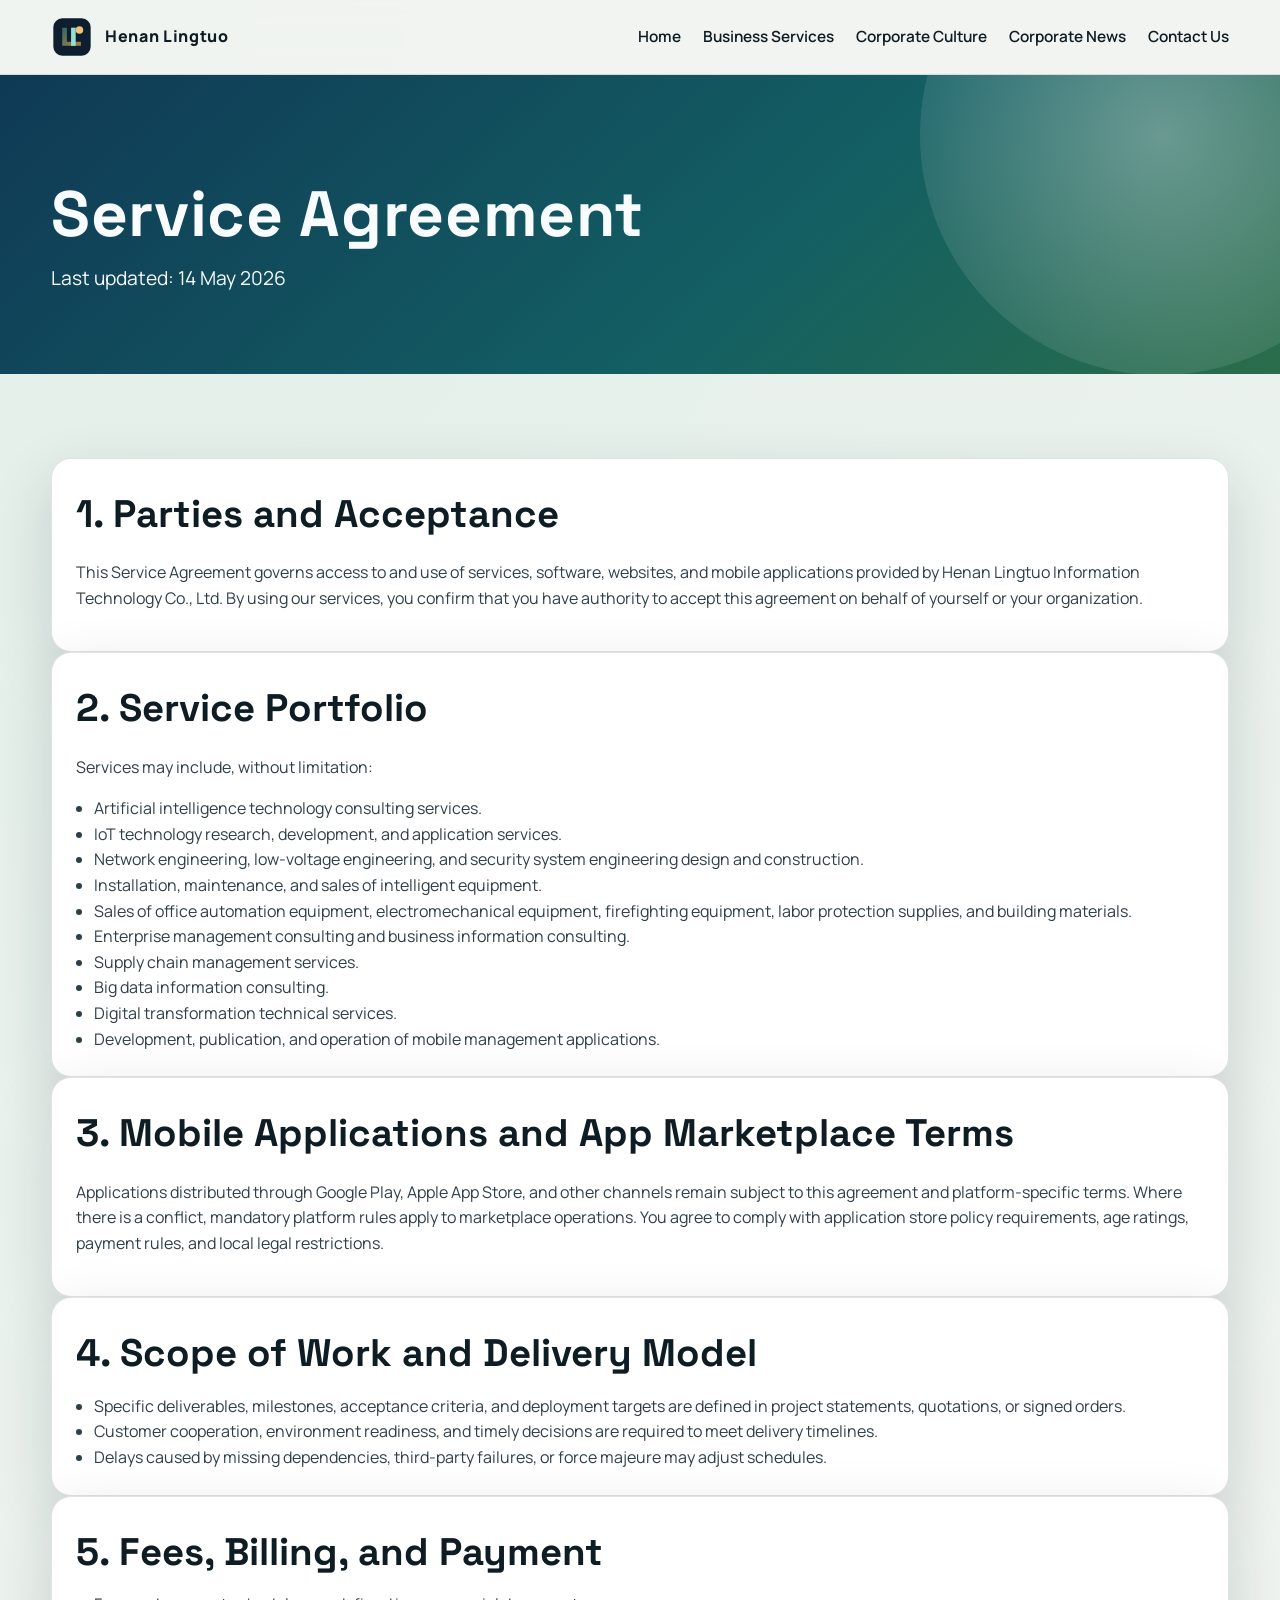
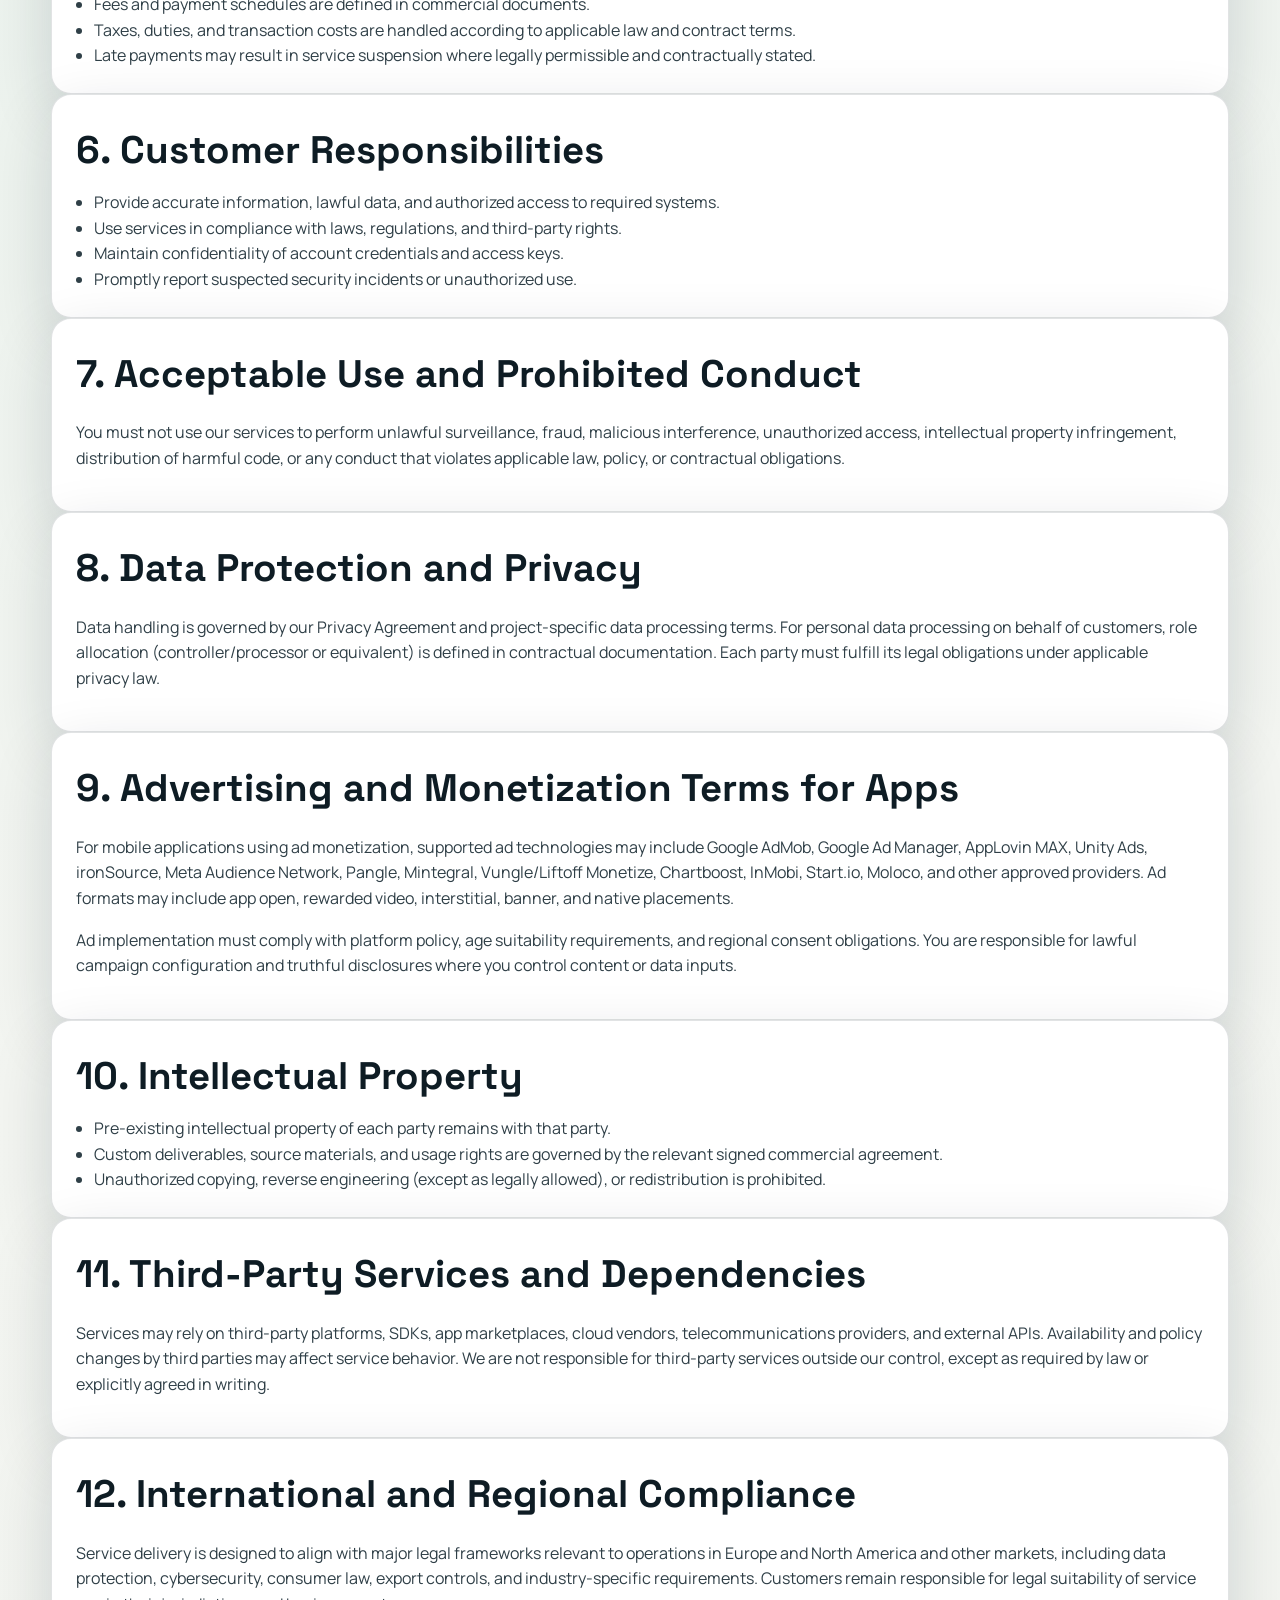
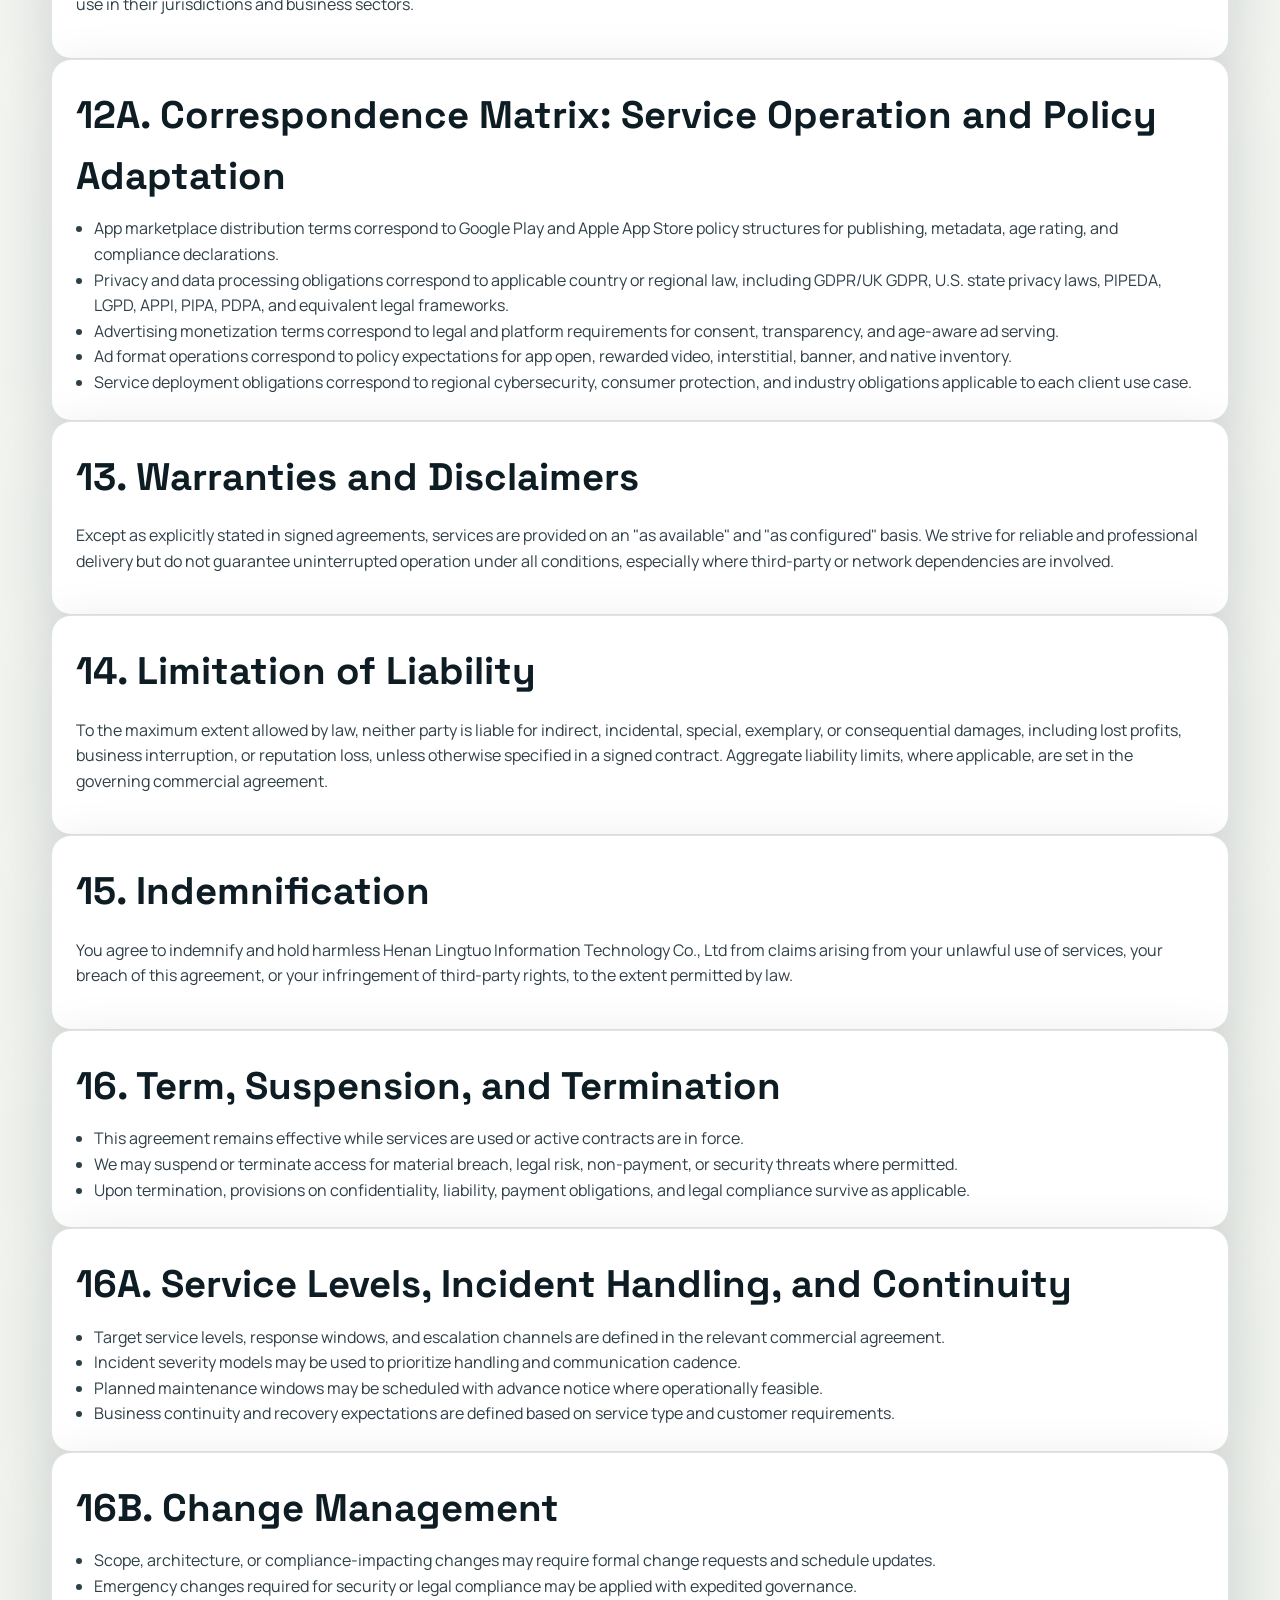
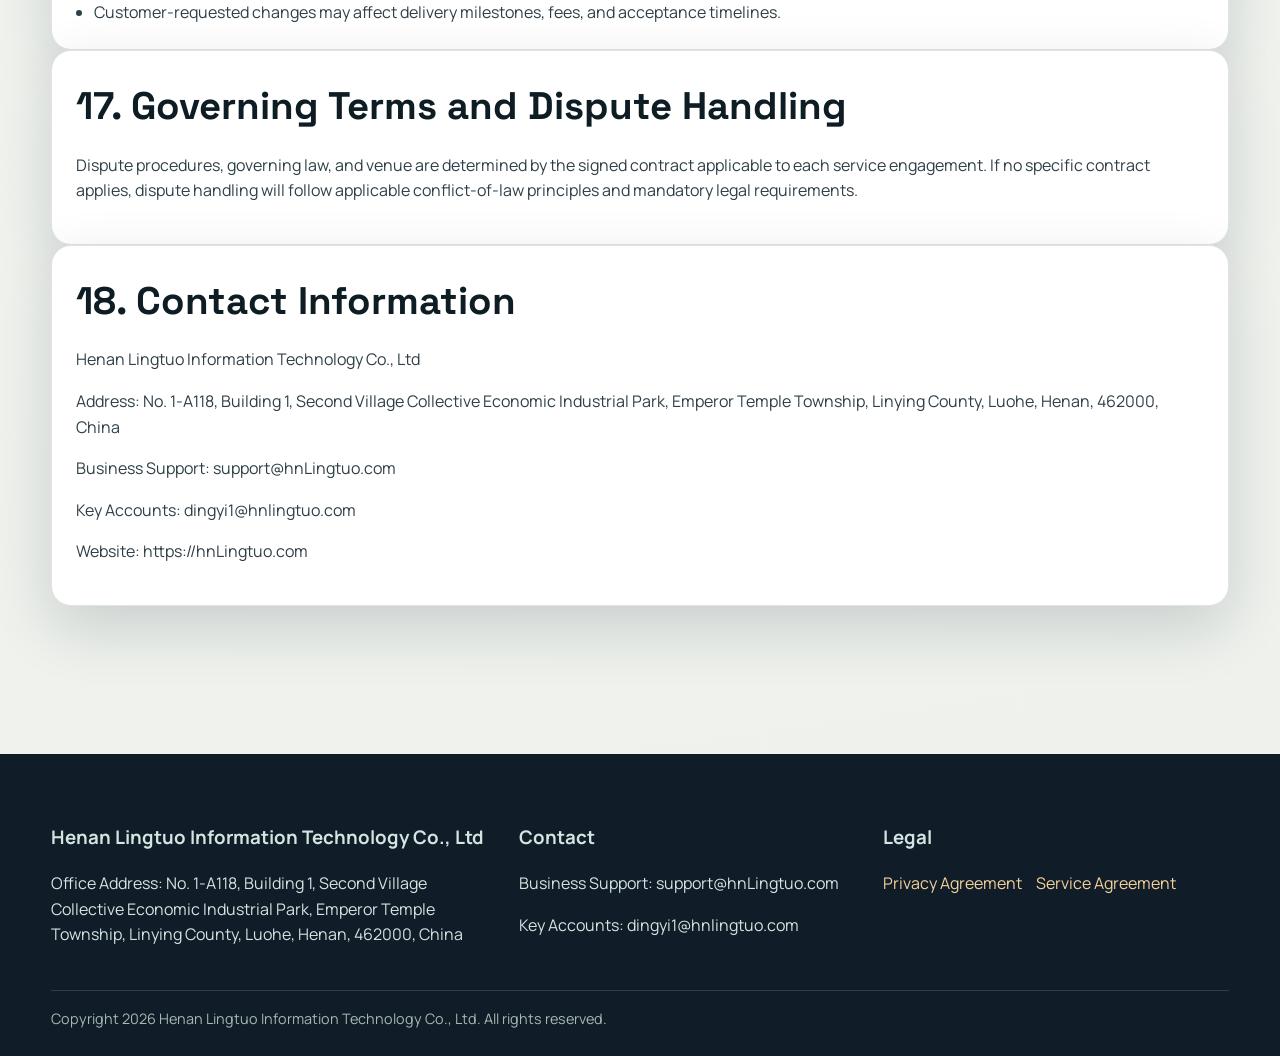
<file: terms-of-service.html>
<!doctype html>
<html lang="en">
<head>
  <meta charset="utf-8">
  <meta name="viewport" content="width=device-width, initial-scale=1">
  <title>Service Agreement | Henan Lingtuo Information Technology Co., Ltd</title>
  <meta name="description" content="Comprehensive service agreement for Henan Lingtuo website, enterprise services, and app marketplace products.">
  <meta name="robots" content="index,follow,max-image-preview:large">
  <link rel="canonical" href="https://hnlingtuo.com/terms-of-service.html">
  <link rel="icon" type="image/svg+xml" href="images/favicon.svg">
  <link rel="preconnect" href="https://fonts.googleapis.com">
  <link rel="preconnect" href="https://fonts.gstatic.com" crossorigin>
  <link href="https://fonts.googleapis.com/css2?family=Manrope:wght@400;500;600;700;800&family=Space+Grotesk:wght@500;700&display=swap" rel="stylesheet">
  <link rel="stylesheet" href="css/style.css">
</head>
<body>
  <header class="site-header">
    <div class="container nav-row">
      <a class="brand" href="index.html"><img src="images/logo.svg" alt="Henan Lingtuo logo" width="42" height="42"><span>Henan Lingtuo</span></a>
      <button class="menu-toggle" data-menu-btn aria-expanded="false" aria-controls="site-nav">Menu</button>
      <nav id="site-nav" class="nav-links" data-menu aria-label="Primary navigation">
        <a href="index.html">Home</a>
        <a href="services.html">Business Services</a>
        <a href="culture.html">Corporate Culture</a>
        <a href="news.html">Corporate News</a>
        <a href="contact.html">Contact Us</a>
      </nav>
    </div>
  </header>

  <main>
    <section class="page-hero">
      <div class="container">
        <h1>Service Agreement</h1>
        <p>Last updated: 14 May 2026</p>
      </div>
    </section>

    <section class="section">
      <div class="container">
        <article class="card reveal">
          <h2>1. Parties and Acceptance</h2>
          <p>This Service Agreement governs access to and use of services, software, websites, and mobile applications provided by Henan Lingtuo Information Technology Co., Ltd. By using our services, you confirm that you have authority to accept this agreement on behalf of yourself or your organization.</p>
        </article>

        <article class="card reveal">
          <h2>2. Service Portfolio</h2>
          <p>Services may include, without limitation:</p>
          <ul>
            <li>Artificial intelligence technology consulting services.</li>
            <li>IoT technology research, development, and application services.</li>
            <li>Network engineering, low-voltage engineering, and security system engineering design and construction.</li>
            <li>Installation, maintenance, and sales of intelligent equipment.</li>
            <li>Sales of office automation equipment, electromechanical equipment, firefighting equipment, labor protection supplies, and building materials.</li>
            <li>Enterprise management consulting and business information consulting.</li>
            <li>Supply chain management services.</li>
            <li>Big data information consulting.</li>
            <li>Digital transformation technical services.</li>
            <li>Development, publication, and operation of mobile management applications.</li>
          </ul>
        </article>

        <article class="card reveal">
          <h2>3. Mobile Applications and App Marketplace Terms</h2>
          <p>Applications distributed through Google Play, Apple App Store, and other channels remain subject to this agreement and platform-specific terms. Where there is a conflict, mandatory platform rules apply to marketplace operations. You agree to comply with application store policy requirements, age ratings, payment rules, and local legal restrictions.</p>
        </article>

        <article class="card reveal">
          <h2>4. Scope of Work and Delivery Model</h2>
          <ul>
            <li>Specific deliverables, milestones, acceptance criteria, and deployment targets are defined in project statements, quotations, or signed orders.</li>
            <li>Customer cooperation, environment readiness, and timely decisions are required to meet delivery timelines.</li>
            <li>Delays caused by missing dependencies, third-party failures, or force majeure may adjust schedules.</li>
          </ul>
        </article>

        <article class="card reveal">
          <h2>5. Fees, Billing, and Payment</h2>
          <ul>
            <li>Fees and payment schedules are defined in commercial documents.</li>
            <li>Taxes, duties, and transaction costs are handled according to applicable law and contract terms.</li>
            <li>Late payments may result in service suspension where legally permissible and contractually stated.</li>
          </ul>
        </article>

        <article class="card reveal">
          <h2>6. Customer Responsibilities</h2>
          <ul>
            <li>Provide accurate information, lawful data, and authorized access to required systems.</li>
            <li>Use services in compliance with laws, regulations, and third-party rights.</li>
            <li>Maintain confidentiality of account credentials and access keys.</li>
            <li>Promptly report suspected security incidents or unauthorized use.</li>
          </ul>
        </article>

        <article class="card reveal">
          <h2>7. Acceptable Use and Prohibited Conduct</h2>
          <p>You must not use our services to perform unlawful surveillance, fraud, malicious interference, unauthorized access, intellectual property infringement, distribution of harmful code, or any conduct that violates applicable law, policy, or contractual obligations.</p>
        </article>

        <article class="card reveal">
          <h2>8. Data Protection and Privacy</h2>
          <p>Data handling is governed by our Privacy Agreement and project-specific data processing terms. For personal data processing on behalf of customers, role allocation (controller/processor or equivalent) is defined in contractual documentation. Each party must fulfill its legal obligations under applicable privacy law.</p>
        </article>

        <article class="card reveal">
          <h2>9. Advertising and Monetization Terms for Apps</h2>
          <p>For mobile applications using ad monetization, supported ad technologies may include Google AdMob, Google Ad Manager, AppLovin MAX, Unity Ads, ironSource, Meta Audience Network, Pangle, Mintegral, Vungle/Liftoff Monetize, Chartboost, InMobi, Start.io, Moloco, and other approved providers. Ad formats may include app open, rewarded video, interstitial, banner, and native placements.</p>
          <p>Ad implementation must comply with platform policy, age suitability requirements, and regional consent obligations. You are responsible for lawful campaign configuration and truthful disclosures where you control content or data inputs.</p>
        </article>

        <article class="card reveal">
          <h2>10. Intellectual Property</h2>
          <ul>
            <li>Pre-existing intellectual property of each party remains with that party.</li>
            <li>Custom deliverables, source materials, and usage rights are governed by the relevant signed commercial agreement.</li>
            <li>Unauthorized copying, reverse engineering (except as legally allowed), or redistribution is prohibited.</li>
          </ul>
        </article>

        <article class="card reveal">
          <h2>11. Third-Party Services and Dependencies</h2>
          <p>Services may rely on third-party platforms, SDKs, app marketplaces, cloud vendors, telecommunications providers, and external APIs. Availability and policy changes by third parties may affect service behavior. We are not responsible for third-party services outside our control, except as required by law or explicitly agreed in writing.</p>
        </article>

        <article class="card reveal">
          <h2>12. International and Regional Compliance</h2>
          <p>Service delivery is designed to align with major legal frameworks relevant to operations in Europe and North America and other markets, including data protection, cybersecurity, consumer law, export controls, and industry-specific requirements. Customers remain responsible for legal suitability of service use in their jurisdictions and business sectors.</p>
        </article>

        <article class="card reveal">
          <h2>12A. Correspondence Matrix: Service Operation and Policy Adaptation</h2>
          <ul>
            <li>App marketplace distribution terms correspond to Google Play and Apple App Store policy structures for publishing, metadata, age rating, and compliance declarations.</li>
            <li>Privacy and data processing obligations correspond to applicable country or regional law, including GDPR/UK GDPR, U.S. state privacy laws, PIPEDA, LGPD, APPI, PIPA, PDPA, and equivalent legal frameworks.</li>
            <li>Advertising monetization terms correspond to legal and platform requirements for consent, transparency, and age-aware ad serving.</li>
            <li>Ad format operations correspond to policy expectations for app open, rewarded video, interstitial, banner, and native inventory.</li>
            <li>Service deployment obligations correspond to regional cybersecurity, consumer protection, and industry obligations applicable to each client use case.</li>
          </ul>
        </article>

        <article class="card reveal">
          <h2>13. Warranties and Disclaimers</h2>
          <p>Except as explicitly stated in signed agreements, services are provided on an "as available" and "as configured" basis. We strive for reliable and professional delivery but do not guarantee uninterrupted operation under all conditions, especially where third-party or network dependencies are involved.</p>
        </article>

        <article class="card reveal">
          <h2>14. Limitation of Liability</h2>
          <p>To the maximum extent allowed by law, neither party is liable for indirect, incidental, special, exemplary, or consequential damages, including lost profits, business interruption, or reputation loss, unless otherwise specified in a signed contract. Aggregate liability limits, where applicable, are set in the governing commercial agreement.</p>
        </article>

        <article class="card reveal">
          <h2>15. Indemnification</h2>
          <p>You agree to indemnify and hold harmless Henan Lingtuo Information Technology Co., Ltd from claims arising from your unlawful use of services, your breach of this agreement, or your infringement of third-party rights, to the extent permitted by law.</p>
        </article>

        <article class="card reveal">
          <h2>16. Term, Suspension, and Termination</h2>
          <ul>
            <li>This agreement remains effective while services are used or active contracts are in force.</li>
            <li>We may suspend or terminate access for material breach, legal risk, non-payment, or security threats where permitted.</li>
            <li>Upon termination, provisions on confidentiality, liability, payment obligations, and legal compliance survive as applicable.</li>
          </ul>
        </article>

        <article class="card reveal">
          <h2>16A. Service Levels, Incident Handling, and Continuity</h2>
          <ul>
            <li>Target service levels, response windows, and escalation channels are defined in the relevant commercial agreement.</li>
            <li>Incident severity models may be used to prioritize handling and communication cadence.</li>
            <li>Planned maintenance windows may be scheduled with advance notice where operationally feasible.</li>
            <li>Business continuity and recovery expectations are defined based on service type and customer requirements.</li>
          </ul>
        </article>

        <article class="card reveal">
          <h2>16B. Change Management</h2>
          <ul>
            <li>Scope, architecture, or compliance-impacting changes may require formal change requests and schedule updates.</li>
            <li>Emergency changes required for security or legal compliance may be applied with expedited governance.</li>
            <li>Customer-requested changes may affect delivery milestones, fees, and acceptance timelines.</li>
          </ul>
        </article>

        <article class="card reveal">
          <h2>17. Governing Terms and Dispute Handling</h2>
          <p>Dispute procedures, governing law, and venue are determined by the signed contract applicable to each service engagement. If no specific contract applies, dispute handling will follow applicable conflict-of-law principles and mandatory legal requirements.</p>
        </article>

        <article class="card reveal">
          <h2>18. Contact Information</h2>
          <p>Henan Lingtuo Information Technology Co., Ltd</p>
          <p>Address: No. 1-A118, Building 1, Second Village Collective Economic Industrial Park, Emperor Temple Township, Linying County, Luohe, Henan, 462000, China</p>
          <p>Business Support: support@hnLingtuo.com</p>
          <p>Key Accounts: dingyi1@hnlingtuo.com</p>
          <p>Website: https://hnLingtuo.com</p>
        </article>
      </div>
    </section>
  </main>

  <footer class="site-footer">
    <div class="container">
      <div class="footer-grid">
        <div>
          <h3>Henan Lingtuo Information Technology Co., Ltd</h3>
          <p>Office Address: No. 1-A118, Building 1, Second Village Collective Economic Industrial Park, Emperor Temple Township, Linying County, Luohe, Henan, 462000, China</p>
        </div>
        <div>
          <h3>Contact</h3>
          <p>Business Support: <a href="mailto:support@hnLingtuo.com">support@hnLingtuo.com</a></p>
          <p>Key Accounts: <a href="mailto:dingyi1@hnlingtuo.com">dingyi1@hnlingtuo.com</a></p>
        </div>
        <div>
          <h3>Legal</h3>
          <div class="footer-links">
            <a href="privacy-policy.html">Privacy Agreement</a>
            <a href="terms-of-service.html">Service Agreement</a>
          </div>
        </div>
      </div>
      <div class="footer-bottom">Copyright <span data-year></span> Henan Lingtuo Information Technology Co., Ltd. All rights reserved.</div>
    </div>
  </footer>

  <script src="js/main.js" defer></script>
</body>
</html>
</file>
<file: css/style.css>
:root {
  --bg: #f3f5f1;
  --ink: #0e1c24;
  --muted: #2f3f47;
  --brand: #0d5b6b;
  --brand-soft: #1f7f78;
  --accent: #d88f3d;
  --card: #ffffff;
  --line: rgba(14, 28, 36, 0.12);
  --shadow: 0 22px 60px rgba(9, 30, 42, 0.16);
  --radius: 20px;
}

* {
  box-sizing: border-box;
}

html {
  scroll-behavior: smooth;
}

body {
  margin: 0;
  font-family: "Manrope", "Segoe UI", sans-serif;
  color: var(--ink);
  background: radial-gradient(circle at 0 0, #e2efe9 0, #f3f5f1 45%, #eef1ec 100%);
  line-height: 1.6;
  overflow-x: hidden;
}

a {
  color: inherit;
  text-decoration: none;
}

img {
  max-width: 100%;
  display: block;
}

.container {
  width: min(1180px, 92vw);
  margin: 0 auto;
}

.skip-link {
  position: absolute;
  left: -9999px;
  top: 0;
}

.skip-link:focus {
  left: 8px;
  top: 8px;
  background: #fff;
  padding: 8px 10px;
  border-radius: 8px;
  z-index: 1000;
}

.site-header {
  position: sticky;
  top: 0;
  z-index: 50;
  backdrop-filter: blur(12px);
  background: rgba(243, 245, 241, 0.86);
  border-bottom: 1px solid var(--line);
}

.nav-row {
  display: flex;
  align-items: center;
  justify-content: space-between;
  min-height: 74px;
  gap: 20px;
}

.brand {
  display: inline-flex;
  align-items: center;
  gap: 12px;
  font-weight: 800;
  letter-spacing: 0.04em;
}

.brand svg,
.brand img {
  width: 42px;
  height: 42px;
}

.nav-links {
  display: flex;
  gap: 22px;
  font-weight: 600;
  font-size: 0.96rem;
}

.nav-links a {
  position: relative;
  padding: 6px 0;
}

.nav-links a::after {
  content: "";
  position: absolute;
  left: 0;
  bottom: -2px;
  width: 100%;
  height: 2px;
  transform: scaleX(0);
  transform-origin: left;
  background: linear-gradient(90deg, var(--brand), var(--accent));
  transition: transform 0.35s ease;
}

.nav-links a:hover::after,
.nav-links a.active::after {
  transform: scaleX(1);
}

.menu-toggle {
  display: none;
  border: 1px solid var(--line);
  background: #fff;
  border-radius: 999px;
  padding: 8px 14px;
  font-weight: 700;
}

.hero {
  position: relative;
  min-height: 74vh;
  display: grid;
  align-items: center;
  padding: 74px 0 56px;
}

.hero::before {
  content: "";
  position: absolute;
  inset: 0;
  background: linear-gradient(120deg, rgba(13, 91, 107, 0.7), rgba(23, 35, 60, 0.32));
  z-index: 0;
}

.hero-media {
  position: absolute;
  inset: 0;
  z-index: -1;
}

.hero-media img {
  width: 100%;
  height: 100%;
  object-fit: cover;
}

.hero-content {
  position: relative;
  z-index: 1;
  color: #f4f8f6;
  max-width: 760px;
  animation: rise-in 1s cubic-bezier(0.22, 1, 0.36, 1);
}

.hero h1,
.page-hero h1 {
  font-family: "Space Grotesk", "Segoe UI", sans-serif;
  font-size: clamp(2.1rem, 5vw, 4rem);
  line-height: 1.06;
  margin: 0 0 14px;
  letter-spacing: 0.01em;
}

.hero p,
.page-hero p {
  font-size: clamp(1rem, 2vw, 1.2rem);
  margin: 0 0 18px;
}

.btn-row {
  display: flex;
  flex-wrap: wrap;
  gap: 14px;
}

.btn {
  padding: 11px 22px;
  border-radius: 999px;
  border: 1px solid transparent;
  font-weight: 700;
  transition: transform 0.25s ease, box-shadow 0.3s ease, background 0.3s ease;
}

.btn:hover {
  transform: translateY(-2px);
}

.btn-primary {
  background: linear-gradient(130deg, #e9ba57, #d88f3d);
  color: #19212e;
  box-shadow: 0 10px 24px rgba(216, 143, 61, 0.32);
}

.btn-secondary {
  border-color: rgba(255, 255, 255, 0.6);
  background: rgba(255, 255, 255, 0.08);
  color: #fff;
}

.section {
  padding: 84px 0;
}

.section-head {
  max-width: 760px;
  margin-bottom: 34px;
}

.section h2 {
  margin: 0 0 10px;
  font-size: clamp(1.6rem, 3vw, 2.5rem);
  font-family: "Space Grotesk", "Segoe UI", sans-serif;
}

.section p {
  color: var(--muted);
}

.grid {
  display: grid;
  gap: 18px;
}

.grid-3 {
  grid-template-columns: repeat(3, minmax(0, 1fr));
}

.grid-2 {
  grid-template-columns: repeat(2, minmax(0, 1fr));
}

.card {
  background: var(--card);
  border: 1px solid var(--line);
  border-radius: var(--radius);
  padding: 24px;
  box-shadow: var(--shadow);
  color: var(--ink);
}

.card h3 {
  margin-top: 12px;
  margin-bottom: 8px;
  font-family: "Space Grotesk", "Segoe UI", sans-serif;
  color: var(--ink);
}

.card ul {
  margin: 10px 0 0;
  padding-left: 18px;
  color: #2c3d45;
}

.card p,
.card li,
.step p {
  color: #2f3f47;
}

.icon {
  width: 42px;
  height: 42px;
}

.page-hero {
  position: relative;
  padding: 106px 0 62px;
  color: #f8fcff;
  overflow: hidden;
  background: linear-gradient(138deg, #0f3955, #135f63 60%, #2a6d4a);
}

.page-hero::after {
  content: "";
  position: absolute;
  width: 480px;
  height: 480px;
  right: -120px;
  top: -180px;
  border-radius: 50%;
  background: radial-gradient(circle, rgba(255, 255, 255, 0.34), rgba(255, 255, 255, 0));
}

.highlight-band {
  background: linear-gradient(120deg, #0f5f6b, #23694a);
  color: #eaf6f4;
}

.highlight-band .section-head p {
  color: rgba(234, 246, 244, 0.9);
}

.highlight-band .card p,
.highlight-band .card li,
.highlight-band .card a,
.highlight-band .card span,
.highlight-band .card h3 {
  color: var(--ink);
}

.timeline {
  position: relative;
  padding-left: 22px;
}

.timeline::before {
  content: "";
  position: absolute;
  left: 7px;
  top: 4px;
  bottom: 4px;
  width: 2px;
  background: linear-gradient(#0d5b6b, rgba(13, 91, 107, 0));
}

.timeline-item {
  position: relative;
  margin-bottom: 22px;
  padding-left: 18px;
}

.timeline-item::before {
  content: "";
  position: absolute;
  left: -22px;
  top: 8px;
  width: 10px;
  height: 10px;
  border-radius: 50%;
  background: var(--accent);
}

.kpi {
  text-align: center;
  padding: 14px 16px;
  border: 1px solid var(--line);
  border-radius: 16px;
  background: #fff;
}

.kpi strong {
  display: block;
  font-family: "Space Grotesk", "Segoe UI", sans-serif;
  font-size: 1.9rem;
  color: var(--brand);
}

.kpi span {
  display: block;
  margin-top: 4px;
  color: #3a4951;
  line-height: 1.42;
  font-size: 0.98rem;
}

.kpi-compact-grid {
  gap: 14px;
}

.chip-row {
  display: flex;
  flex-wrap: wrap;
  gap: 10px;
  margin-top: 12px;
}

.chip {
  display: inline-flex;
  align-items: center;
  padding: 6px 12px;
  border-radius: 999px;
  border: 1px solid var(--line);
  background: #ffffff;
  color: #28424a;
  font-size: 0.88rem;
  font-weight: 600;
}

.steps {
  display: grid;
  grid-template-columns: repeat(4, minmax(0, 1fr));
  gap: 14px;
}

.step {
  background: #ffffff;
  border: 1px solid var(--line);
  border-radius: 14px;
  padding: 13px 14px;
  box-shadow: var(--shadow);
}

.step b {
  display: inline-block;
  margin-bottom: 8px;
  color: var(--brand);
}

.split {
  display: grid;
  grid-template-columns: 1fr 1fr;
  gap: 18px;
}

.stat-strip {
  display: grid;
  grid-template-columns: repeat(4, minmax(0, 1fr));
  gap: 14px;
}

.stat-item {
  background: #fff;
  border: 1px solid var(--line);
  border-radius: 14px;
  padding: 13px 14px;
}

.stat-item strong {
  display: block;
  font-size: 1.7rem;
  color: var(--brand);
  font-family: "Space Grotesk", "Segoe UI", sans-serif;
}

.stat-item span {
  display: block;
  margin-top: 4px;
  color: #32434b;
  line-height: 1.5;
}

.faq {
  display: grid;
  gap: 12px;
}

.faq details {
  background: #ffffff;
  border: 1px solid var(--line);
  border-radius: 14px;
  padding: 14px 16px;
}

.faq summary {
  cursor: pointer;
  font-weight: 700;
  font-family: "Space Grotesk", "Segoe UI", sans-serif;
}

.faq details p {
  margin: 10px 0 0;
}

.hero-note {
  margin-top: 16px;
  display: inline-flex;
  gap: 10px;
  padding: 8px 12px;
  border-radius: 999px;
  background: rgba(255, 255, 255, 0.12);
  border: 1px solid rgba(255, 255, 255, 0.36);
  font-size: 0.9rem;
}

.media-banner {
  padding: 0;
  overflow: hidden;
}

.media-banner img {
  width: 100%;
  height: clamp(220px, 32vw, 420px);
  object-fit: cover;
}

.notice {
  background: #fff5df;
  border: 1px solid #f0d9a5;
  padding: 18px;
  border-radius: 14px;
  color: #60420f;
}

.contact-block {
  display: grid;
  grid-template-columns: 1.2fr 1fr;
  gap: 22px;
}

.contact-item {
  padding: 18px;
  background: #ffffff;
  border: 1px solid var(--line);
  border-radius: 14px;
}

.contact-item h3 {
  margin-top: 0;
}

form {
  display: grid;
  gap: 12px;
}

input,
textarea,
select {
  width: 100%;
  border: 1px solid #cfd8d4;
  border-radius: 10px;
  padding: 12px;
  font: inherit;
}

textarea {
  min-height: 120px;
  resize: vertical;
}

.site-footer {
  background: #101d29;
  color: #d4e4e0;
  padding: 50px 0 26px;
  margin-top: 64px;
}

.footer-grid {
  display: grid;
  gap: 18px;
  grid-template-columns: 1.3fr 1fr 1fr;
}

.footer-links {
  display: flex;
  gap: 14px;
  flex-wrap: wrap;
}

.footer-links a {
  color: #f5d29b;
}

.footer-bottom {
  margin-top: 26px;
  border-top: 1px solid rgba(255, 255, 255, 0.14);
  padding-top: 16px;
  color: #a6b8b1;
  font-size: 0.9rem;
}

.reveal {
  opacity: 0;
  transform: translateY(24px);
  transition: opacity 0.7s ease, transform 0.7s ease;
}

.reveal.visible {
  opacity: 1;
  transform: translateY(0);
}

.float-shift {
  animation: float-shift 10s ease-in-out infinite;
}

@keyframes rise-in {
  from {
    opacity: 0;
    transform: translateY(20px);
  }
  to {
    opacity: 1;
    transform: translateY(0);
  }
}

@keyframes float-shift {
  0% {
    transform: translateY(0px) scale(1);
  }
  50% {
    transform: translateY(-8px) scale(1.01);
  }
  100% {
    transform: translateY(0px) scale(1);
  }
}

@media (max-width: 980px) {
  .grid-3 {
    grid-template-columns: repeat(2, minmax(0, 1fr));
  }

  .steps,
  .stat-strip {
    grid-template-columns: repeat(2, minmax(0, 1fr));
  }

  .footer-grid,
  .contact-block,
  .grid-2,
  .split {
    grid-template-columns: 1fr;
  }
}

@media (max-width: 760px) {
  .menu-toggle {
    display: inline-flex;
  }

  .nav-links {
    display: none;
    position: absolute;
    top: 74px;
    right: 4vw;
    background: #f5f8f4;
    border: 1px solid var(--line);
    border-radius: 14px;
    padding: 12px;
    flex-direction: column;
    min-width: 210px;
    box-shadow: var(--shadow);
  }

  .nav-links.open {
    display: flex;
  }

  .grid-3 {
    grid-template-columns: 1fr;
  }

  .steps,
  .stat-strip {
    grid-template-columns: 1fr;
  }

  .section {
    padding: 66px 0;
  }
}
</file>
